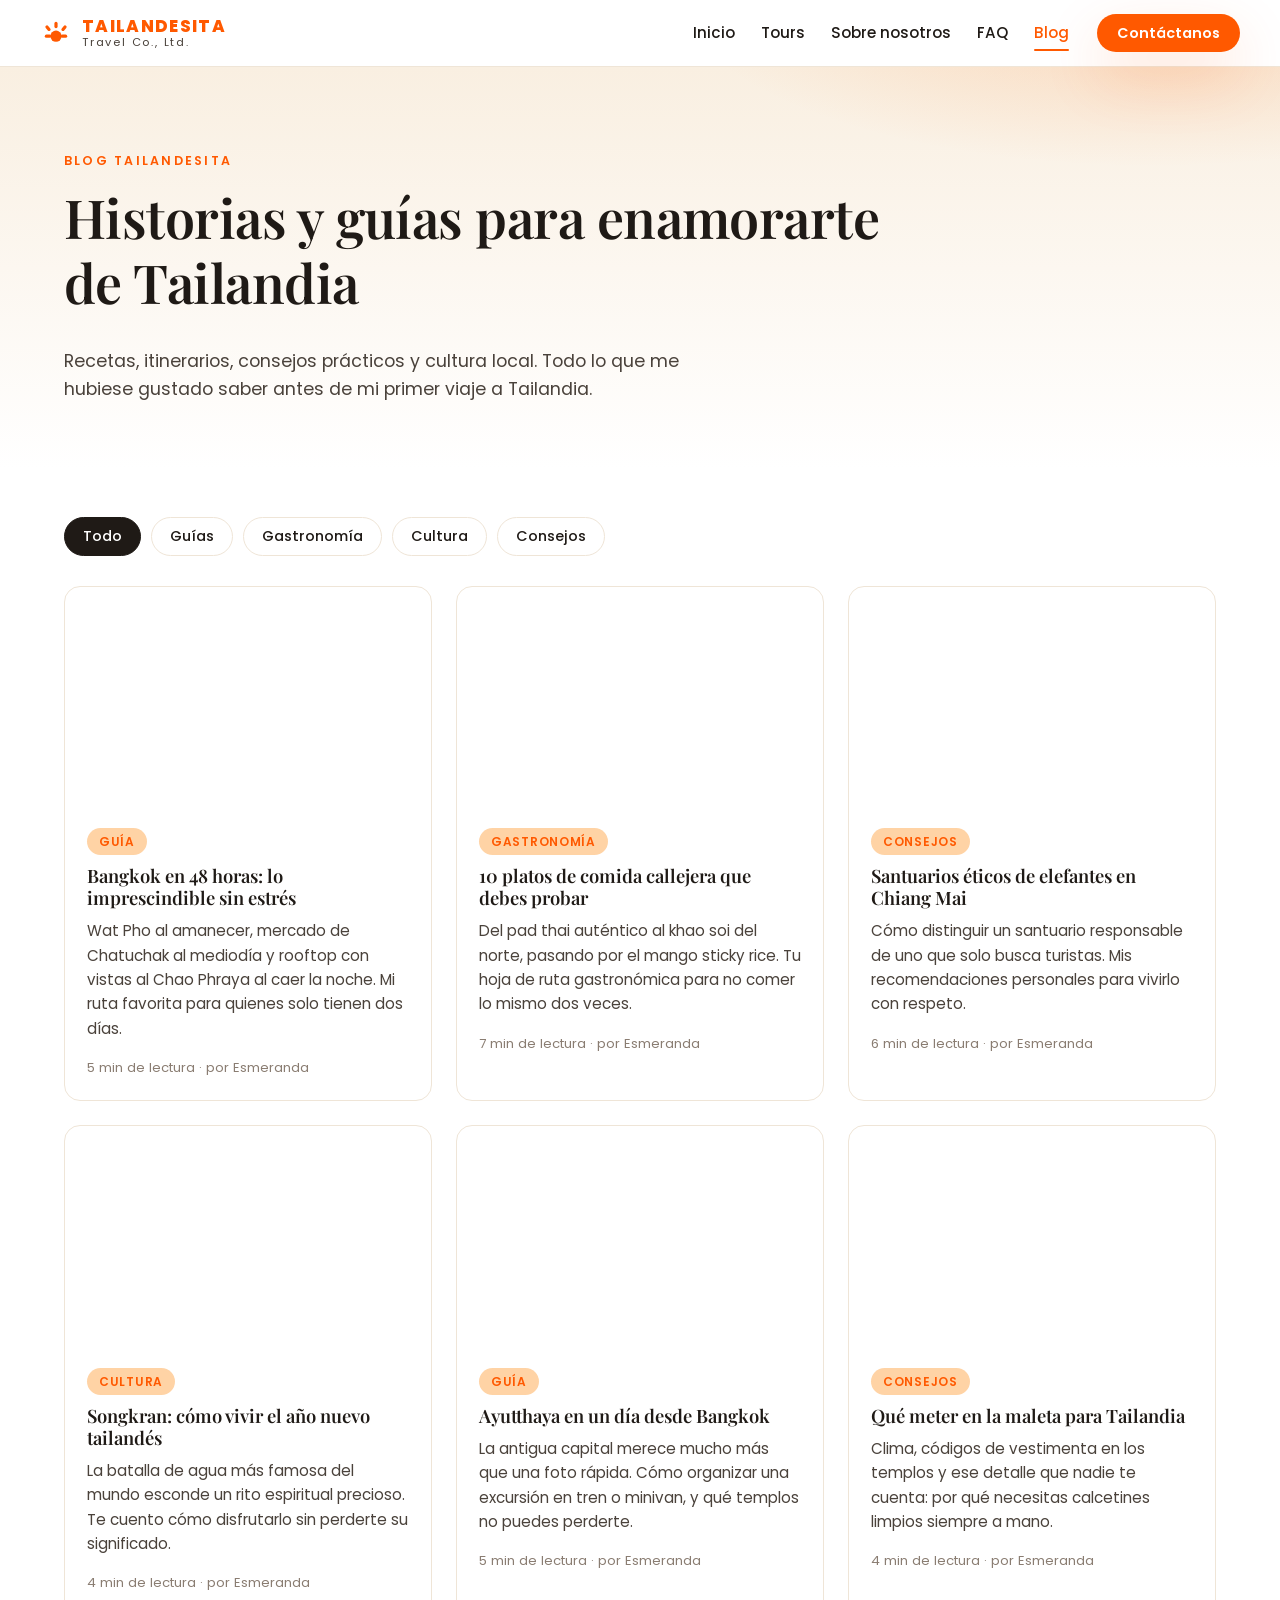
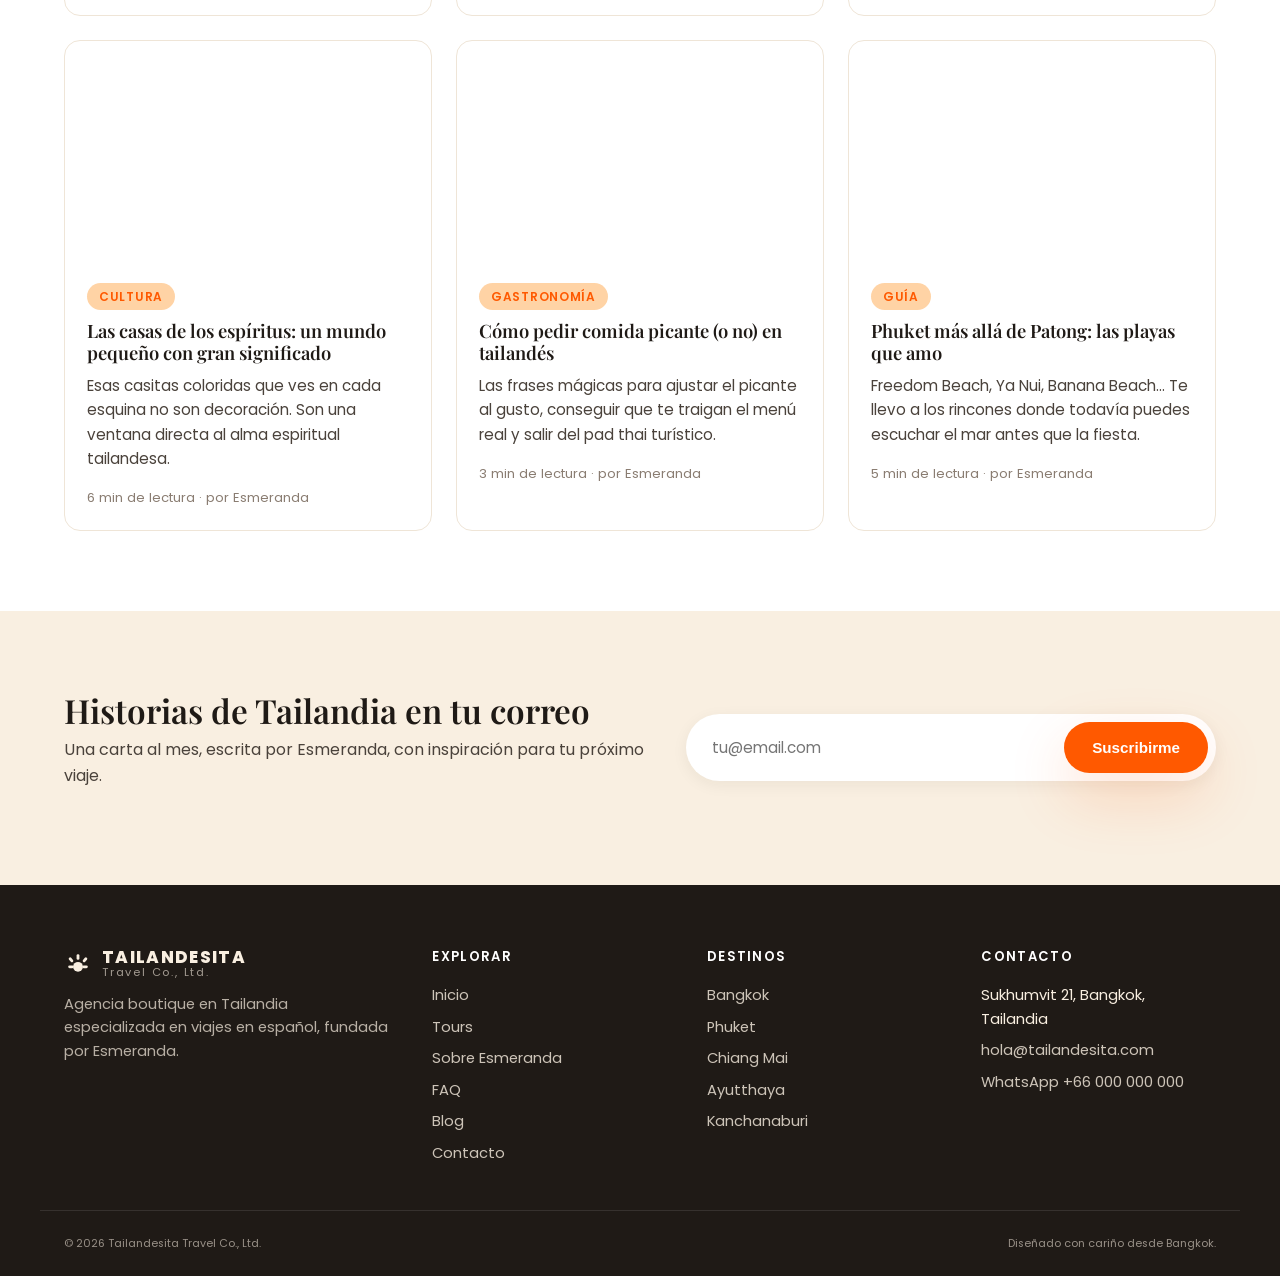
<file: blog.html>
<!DOCTYPE html>
<html lang="es">
<head>
  <meta charset="UTF-8" />
  <meta name="viewport" content="width=device-width, initial-scale=1.0" />
  <title>Blog — Tailandesita Travel</title>
  <meta name="description" content="Guías, consejos y relatos sobre Tailandia escritos por Esmeranda. Inspiración para viajar a Bangkok, Chiang Mai, Phuket y más." />
  <link rel="icon" type="image/svg+xml" href="assets/img/favicon.svg" />
  <link rel="preconnect" href="https://fonts.googleapis.com" />
  <link rel="preconnect" href="https://fonts.gstatic.com" crossorigin />
  <link href="https://fonts.googleapis.com/css2?family=Poppins:wght@300;400;500;600;700;800&family=Playfair+Display:wght@500;600;700&display=swap" rel="stylesheet" />
  <link rel="stylesheet" href="assets/css/styles.css" />
</head>
<body>
  <header class="site-header">
    <div class="container nav-wrap">
      <a href="index.html" class="brand">
        <span class="brand-sun" aria-hidden="true">
          <svg viewBox="0 0 40 40" width="32" height="32"><g fill="#FF5900"><circle cx="20" cy="24" r="7"/><rect x="18" y="6" width="4" height="8" rx="2"/><rect x="6" y="22" width="8" height="4" rx="2"/><rect x="26" y="22" width="8" height="4" rx="2"/><rect x="8" y="10" width="4" height="8" rx="2" transform="rotate(-40 10 14)"/><rect x="28" y="10" width="4" height="8" rx="2" transform="rotate(40 30 14)"/></g></svg>
        </span>
        <span class="brand-text"><strong>TAILANDESITA</strong><small>Travel Co., Ltd.</small></span>
      </a>
      <nav class="site-nav">
        <a href="index.html">Inicio</a>
        <a href="tours.html">Tours</a>
        <a href="about.html">Sobre nosotros</a>
        <a href="faq.html">FAQ</a>
        <a href="blog.html" class="active">Blog</a>
      </nav>
      <a href="contact.html" class="btn btn-primary btn-nav">Contáctanos</a>
      <button class="nav-toggle" aria-label="Abrir menú"><span></span><span></span><span></span></button>
    </div>
  </header>

  <main>
    <section class="page-hero">
      <div class="container">
        <span class="eyebrow">Blog Tailandesita</span>
        <h1>Historias y guías para enamorarte de Tailandia</h1>
        <p>Recetas, itinerarios, consejos prácticos y cultura local. Todo lo que me hubiese gustado saber antes de mi primer viaje a Tailandia.</p>
      </div>
    </section>

    <section class="blog-index">
      <div class="container">
        <div class="filters" role="tablist" aria-label="Categorías del blog">
          <button class="filter-chip active" data-filter="all">Todo</button>
          <button class="filter-chip" data-filter="guia">Guías</button>
          <button class="filter-chip" data-filter="gastronomia">Gastronomía</button>
          <button class="filter-chip" data-filter="cultura">Cultura</button>
          <button class="filter-chip" data-filter="consejos">Consejos</button>
        </div>

        <div class="blog-grid blog-list">
          <a class="blog-card" href="blog-bangkok-48h.html" id="bangkok-en-48h" data-cat="guia">
            <div class="blog-img" style="background-image:url('https://images.unsplash.com/photo-1508009603885-50cf7c579365?auto=format&fit=crop&w=900&q=80')"></div>
            <div class="blog-body">
              <span class="tag">Guía</span>
              <h2>Bangkok en 48 horas: lo imprescindible sin estrés</h2>
              <p>Wat Pho al amanecer, mercado de Chatuchak al mediodía y rooftop con vistas al Chao Phraya al caer la noche. Mi ruta favorita para quienes solo tienen dos días.</p>
              <span class="blog-meta">5 min de lectura · por Esmeranda</span>
            </div>
          </a>

          <article class="blog-card" id="comida-callejera" data-cat="gastronomia">
            <div class="blog-img" style="background-image:url('https://images.unsplash.com/photo-1572454591674-2739f30d2f2d?auto=format&fit=crop&w=900&q=80')"></div>
            <div class="blog-body">
              <span class="tag">Gastronomía</span>
              <h2>10 platos de comida callejera que debes probar</h2>
              <p>Del pad thai auténtico al khao soi del norte, pasando por el mango sticky rice. Tu hoja de ruta gastronómica para no comer lo mismo dos veces.</p>
              <span class="blog-meta">7 min de lectura · por Esmeranda</span>
            </div>
          </article>

          <article class="blog-card" id="elefantes-eticos" data-cat="consejos">
            <div class="blog-img" style="background-image:url('https://images.unsplash.com/photo-1503656142023-618e7d1f9465?auto=format&fit=crop&w=900&q=80')"></div>
            <div class="blog-body">
              <span class="tag">Consejos</span>
              <h2>Santuarios éticos de elefantes en Chiang Mai</h2>
              <p>Cómo distinguir un santuario responsable de uno que solo busca turistas. Mis recomendaciones personales para vivirlo con respeto.</p>
              <span class="blog-meta">6 min de lectura · por Esmeranda</span>
            </div>
          </article>

          <article class="blog-card" data-cat="cultura">
            <div class="blog-img" style="background-image:url('https://images.unsplash.com/photo-1552465011-b4e21bf6e79a?auto=format&fit=crop&w=900&q=80')"></div>
            <div class="blog-body">
              <span class="tag">Cultura</span>
              <h2>Songkran: cómo vivir el año nuevo tailandés</h2>
              <p>La batalla de agua más famosa del mundo esconde un rito espiritual precioso. Te cuento cómo disfrutarlo sin perderte su significado.</p>
              <span class="blog-meta">4 min de lectura · por Esmeranda</span>
            </div>
          </article>

          <article class="blog-card" data-cat="guia">
            <div class="blog-img" style="background-image:url('https://images.unsplash.com/photo-1528181304800-259b08848526?auto=format&fit=crop&w=900&q=80')"></div>
            <div class="blog-body">
              <span class="tag">Guía</span>
              <h2>Ayutthaya en un día desde Bangkok</h2>
              <p>La antigua capital merece mucho más que una foto rápida. Cómo organizar una excursión en tren o minivan, y qué templos no puedes perderte.</p>
              <span class="blog-meta">5 min de lectura · por Esmeranda</span>
            </div>
          </article>

          <article class="blog-card" data-cat="consejos">
            <div class="blog-img" style="background-image:url('https://images.unsplash.com/photo-1531123414780-f74242c2b052?auto=format&fit=crop&w=900&q=80')"></div>
            <div class="blog-body">
              <span class="tag">Consejos</span>
              <h2>Qué meter en la maleta para Tailandia</h2>
              <p>Clima, códigos de vestimenta en los templos y ese detalle que nadie te cuenta: por qué necesitas calcetines limpios siempre a mano.</p>
              <span class="blog-meta">4 min de lectura · por Esmeranda</span>
            </div>
          </article>

          <article class="blog-card" data-cat="cultura">
            <div class="blog-img" style="background-image:url('https://images.unsplash.com/photo-1528181304800-259b08848526?auto=format&fit=crop&w=900&q=80')"></div>
            <div class="blog-body">
              <span class="tag">Cultura</span>
              <h2>Las casas de los espíritus: un mundo pequeño con gran significado</h2>
              <p>Esas casitas coloridas que ves en cada esquina no son decoración. Son una ventana directa al alma espiritual tailandesa.</p>
              <span class="blog-meta">6 min de lectura · por Esmeranda</span>
            </div>
          </article>

          <article class="blog-card" data-cat="gastronomia">
            <div class="blog-img" style="background-image:url('https://images.unsplash.com/photo-1569718212165-3a8278d5f624?auto=format&fit=crop&w=900&q=80')"></div>
            <div class="blog-body">
              <span class="tag">Gastronomía</span>
              <h2>Cómo pedir comida picante (o no) en tailandés</h2>
              <p>Las frases mágicas para ajustar el picante al gusto, conseguir que te traigan el menú real y salir del pad thai turístico.</p>
              <span class="blog-meta">3 min de lectura · por Esmeranda</span>
            </div>
          </article>

          <article class="blog-card" data-cat="guia">
            <div class="blog-img" style="background-image:url('https://images.unsplash.com/photo-1563492065599-3520f775eeed?auto=format&fit=crop&w=900&q=80')"></div>
            <div class="blog-body">
              <span class="tag">Guía</span>
              <h2>Phuket más allá de Patong: las playas que amo</h2>
              <p>Freedom Beach, Ya Nui, Banana Beach… Te llevo a los rincones donde todavía puedes escuchar el mar antes que la fiesta.</p>
              <span class="blog-meta">5 min de lectura · por Esmeranda</span>
            </div>
          </article>
        </div>
      </div>
    </section>

    <section class="newsletter">
      <div class="container newsletter-inner">
        <div>
          <h2>Historias de Tailandia en tu correo</h2>
          <p>Una carta al mes, escrita por Esmeranda, con inspiración para tu próximo viaje.</p>
        </div>
        <form class="newsletter-form" onsubmit="event.preventDefault(); this.reset(); this.querySelector('button').textContent='¡Apuntada!';">
          <input type="email" required placeholder="tu@email.com" aria-label="Correo electrónico" />
          <button type="submit" class="btn btn-primary">Suscribirme</button>
        </form>
      </div>
    </section>
  </main>

  <footer class="site-footer">
    <div class="container footer-grid">
      <div>
        <div class="brand brand-footer">
          <span class="brand-sun" aria-hidden="true">
            <svg viewBox="0 0 40 40" width="28" height="28"><g fill="#F9EFE1"><circle cx="20" cy="24" r="7"/><rect x="18" y="6" width="4" height="8" rx="2"/><rect x="6" y="22" width="8" height="4" rx="2"/><rect x="26" y="22" width="8" height="4" rx="2"/><rect x="8" y="10" width="4" height="8" rx="2" transform="rotate(-40 10 14)"/><rect x="28" y="10" width="4" height="8" rx="2" transform="rotate(40 30 14)"/></g></svg>
          </span>
          <span class="brand-text"><strong>TAILANDESITA</strong><small>Travel Co., Ltd.</small></span>
        </div>
        <p class="foot-about">Agencia boutique en Tailandia especializada en viajes en español, fundada por Esmeranda.</p>
      </div>
      <div>
        <h4>Explorar</h4>
        <ul><li><a href="index.html">Inicio</a></li><li><a href="tours.html">Tours</a></li><li><a href="about.html">Sobre Esmeranda</a></li><li><a href="faq.html">FAQ</a></li><li><a href="blog.html">Blog</a></li><li><a href="contact.html">Contacto</a></li></ul>
      </div>
      <div>
        <h4>Destinos</h4>
        <ul><li><a href="tours.html#bangkok">Bangkok</a></li><li><a href="tours.html#phuket">Phuket</a></li><li><a href="tours.html#chiang-mai">Chiang Mai</a></li><li><a href="tours.html#ayutthaya">Ayutthaya</a></li><li><a href="tours.html#kanchanaburi">Kanchanaburi</a></li></ul>
      </div>
      <div>
        <h4>Contacto</h4>
        <ul><li>Sukhumvit 21, Bangkok, Tailandia</li><li><a href="mailto:hola@tailandesita.com">hola@tailandesita.com</a></li><li><a href="https://wa.me/66000000000">WhatsApp +66 000 000 000</a></li></ul>
      </div>
    </div>
    <div class="container foot-bottom">
      <small>© <span id="year"></span> Tailandesita Travel Co., Ltd.</small>
      <small>Diseñado con cariño desde Bangkok.</small>
    </div>
  </footer>

  <script src="assets/js/app.js"></script>
</body>
</html>
</file>
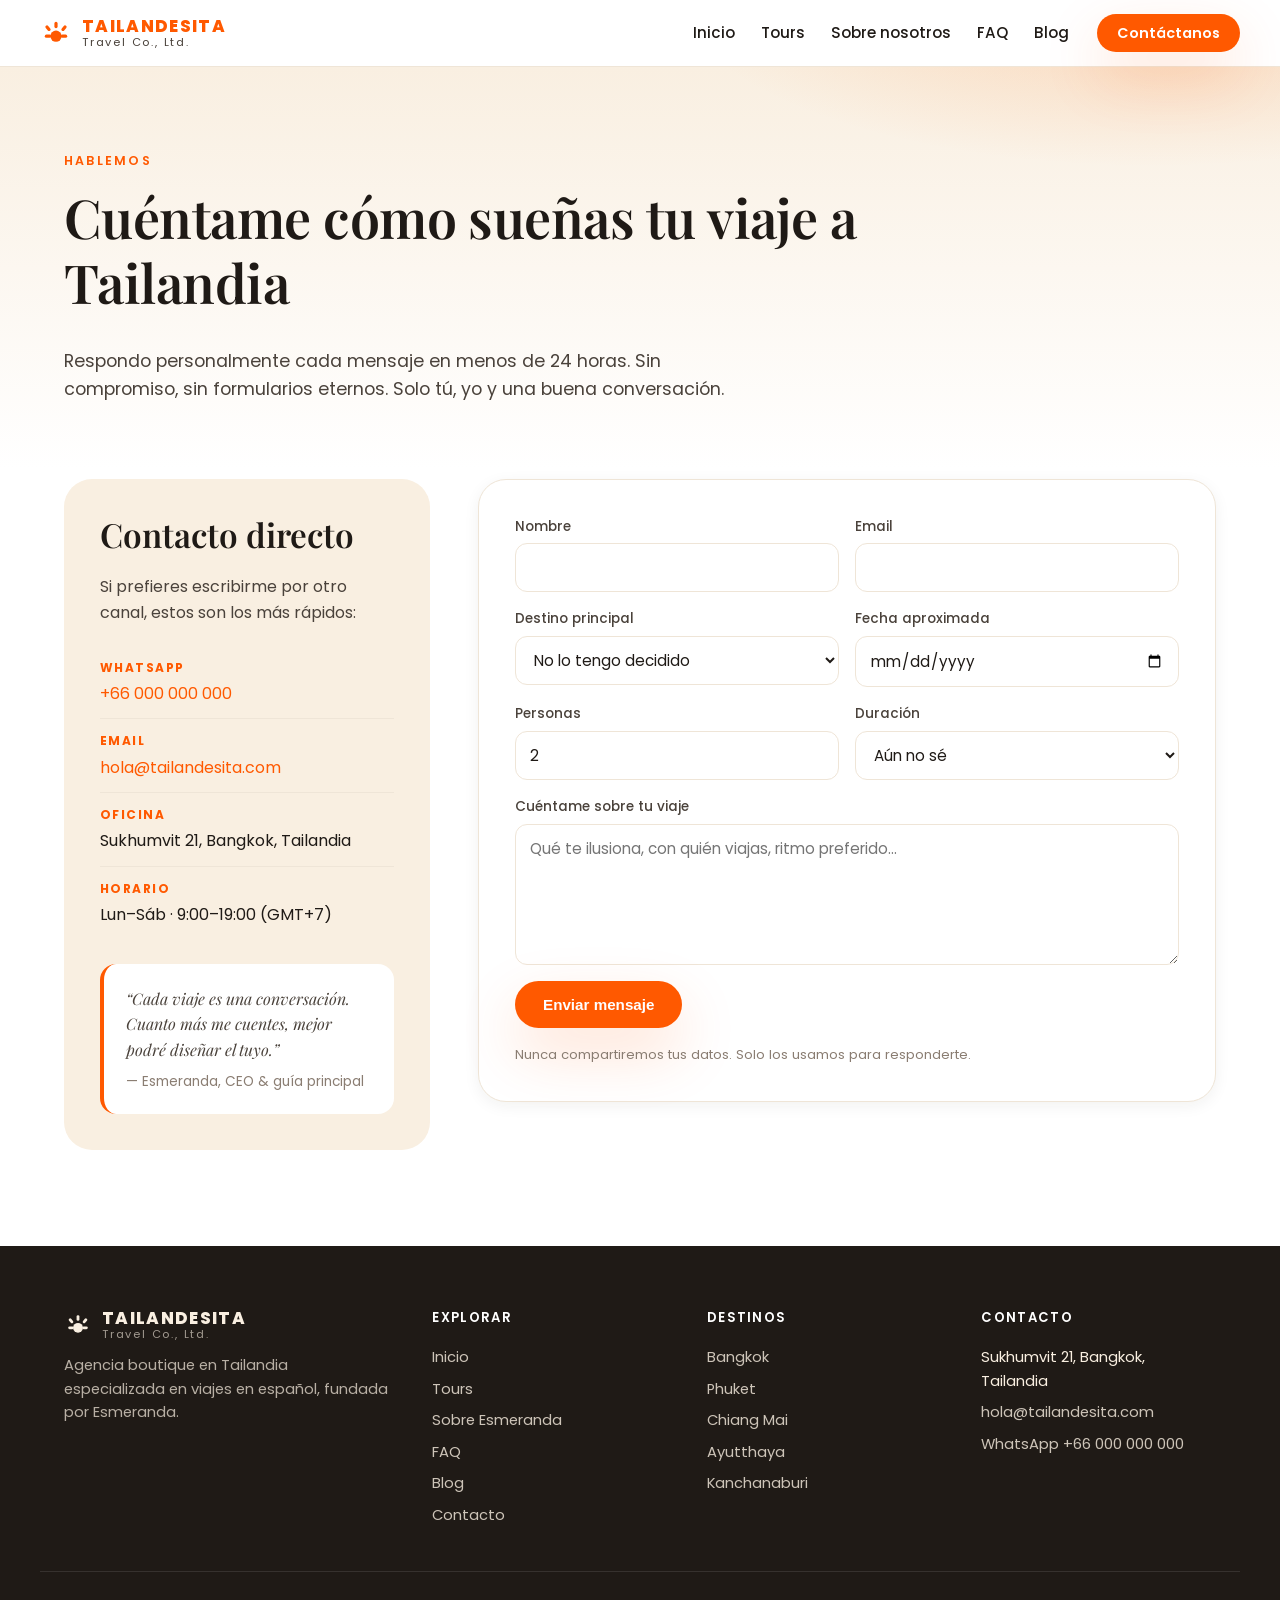
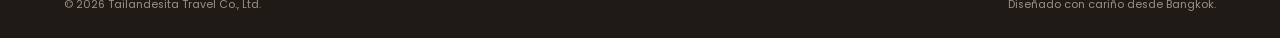
<file: contact.html>
<!DOCTYPE html>
<html lang="es">
<head>
  <meta charset="UTF-8" />
  <meta name="viewport" content="width=device-width, initial-scale=1.0" />
  <title>Contacto — Tailandesita Travel</title>
  <meta name="description" content="Escríbele directamente a Esmeranda para planificar tu viaje a Tailandia. Respuesta personal en menos de 24 horas." />
  <link rel="icon" type="image/svg+xml" href="assets/img/favicon.svg" />
  <link rel="preconnect" href="https://fonts.googleapis.com" />
  <link rel="preconnect" href="https://fonts.gstatic.com" crossorigin />
  <link href="https://fonts.googleapis.com/css2?family=Poppins:wght@300;400;500;600;700;800&family=Playfair+Display:wght@500;600;700&display=swap" rel="stylesheet" />
  <link rel="stylesheet" href="assets/css/styles.css" />
</head>
<body>
  <header class="site-header">
    <div class="container nav-wrap">
      <a href="index.html" class="brand">
        <span class="brand-sun" aria-hidden="true">
          <svg viewBox="0 0 40 40" width="32" height="32"><g fill="#FF5900"><circle cx="20" cy="24" r="7"/><rect x="18" y="6" width="4" height="8" rx="2"/><rect x="6" y="22" width="8" height="4" rx="2"/><rect x="26" y="22" width="8" height="4" rx="2"/><rect x="8" y="10" width="4" height="8" rx="2" transform="rotate(-40 10 14)"/><rect x="28" y="10" width="4" height="8" rx="2" transform="rotate(40 30 14)"/></g></svg>
        </span>
        <span class="brand-text"><strong>TAILANDESITA</strong><small>Travel Co., Ltd.</small></span>
      </a>
      <nav class="site-nav">
        <a href="index.html">Inicio</a>
        <a href="tours.html">Tours</a>
        <a href="about.html">Sobre nosotros</a>
        <a href="faq.html">FAQ</a>
        <a href="blog.html">Blog</a>
      </nav>
      <a href="#formulario" class="btn btn-primary btn-nav">Contáctanos</a>
      <button class="nav-toggle" aria-label="Abrir menú"><span></span><span></span><span></span></button>
    </div>
  </header>

  <main>
    <section class="page-hero">
      <div class="container">
        <span class="eyebrow">Hablemos</span>
        <h1>Cuéntame cómo sueñas tu viaje a Tailandia</h1>
        <p>Respondo personalmente cada mensaje en menos de 24 horas. Sin compromiso, sin formularios eternos. Solo tú, yo y una buena conversación.</p>
      </div>
    </section>

    <section class="contact-section" id="formulario">
      <div class="container contact-grid">
        <div class="contact-info">
          <h2>Contacto directo</h2>
          <p>Si prefieres escribirme por otro canal, estos son los más rápidos:</p>
          <ul class="info-list">
            <li><strong>WhatsApp</strong><a href="https://wa.me/66000000000">+66 000 000 000</a></li>
            <li><strong>Email</strong><a href="mailto:hola@tailandesita.com">hola@tailandesita.com</a></li>
            <li><strong>Oficina</strong>Sukhumvit 21, Bangkok, Tailandia</li>
            <li><strong>Horario</strong>Lun–Sáb · 9:00–19:00 (GMT+7)</li>
          </ul>
          <div class="info-quote">
            <p>“Cada viaje es una conversación. Cuanto más me cuentes, mejor podré diseñar el tuyo.”</p>
            <footer>— Esmeranda, CEO &amp; guía principal</footer>
          </div>
        </div>

        <form class="contact-form" id="contact-form" onsubmit="event.preventDefault(); document.getElementById('contact-thanks').hidden=false; this.hidden=true;">
          <div class="row">
            <label><span>Nombre</span><input type="text" name="nombre" required /></label>
            <label><span>Email</span><input type="email" name="email" required /></label>
          </div>
          <div class="row">
            <label>
              <span>Destino principal</span>
              <select name="destino">
                <option value="">No lo tengo decidido</option>
                <option>Bangkok</option>
                <option>Phuket</option>
                <option>Chiang Mai</option>
                <option>Ayutthaya</option>
                <option>Kanchanaburi</option>
                <option>Tour combinado</option>
              </select>
            </label>
            <label><span>Fecha aproximada</span><input type="date" name="fecha" /></label>
          </div>
          <div class="row">
            <label><span>Personas</span><input type="number" name="personas" min="1" max="30" value="2" /></label>
            <label>
              <span>Duración</span>
              <select name="duracion">
                <option value="">Aún no sé</option>
                <option>1–3 días</option>
                <option>4–7 días</option>
                <option>8+ días</option>
              </select>
            </label>
          </div>
          <label class="full"><span>Cuéntame sobre tu viaje</span><textarea name="mensaje" rows="5" placeholder="Qué te ilusiona, con quién viajas, ritmo preferido..."></textarea></label>
          <button type="submit" class="btn btn-primary">Enviar mensaje</button>
          <p class="fine">Nunca compartiremos tus datos. Solo los usamos para responderte.</p>
        </form>

        <div id="contact-thanks" class="contact-thanks" hidden>
          <h2>¡Gracias! 🧡</h2>
          <p>He recibido tu mensaje. Te responderé personalmente en menos de 24 horas. Mientras tanto, puedes seguir inspirándote en el <a href="blog.html">blog</a>.</p>
        </div>
      </div>
    </section>
  </main>

  <footer class="site-footer">
    <div class="container footer-grid">
      <div>
        <div class="brand brand-footer">
          <span class="brand-sun" aria-hidden="true">
            <svg viewBox="0 0 40 40" width="28" height="28"><g fill="#F9EFE1"><circle cx="20" cy="24" r="7"/><rect x="18" y="6" width="4" height="8" rx="2"/><rect x="6" y="22" width="8" height="4" rx="2"/><rect x="26" y="22" width="8" height="4" rx="2"/><rect x="8" y="10" width="4" height="8" rx="2" transform="rotate(-40 10 14)"/><rect x="28" y="10" width="4" height="8" rx="2" transform="rotate(40 30 14)"/></g></svg>
          </span>
          <span class="brand-text"><strong>TAILANDESITA</strong><small>Travel Co., Ltd.</small></span>
        </div>
        <p class="foot-about">Agencia boutique en Tailandia especializada en viajes en español, fundada por Esmeranda.</p>
      </div>
      <div>
        <h4>Explorar</h4>
        <ul><li><a href="index.html">Inicio</a></li><li><a href="tours.html">Tours</a></li><li><a href="about.html">Sobre Esmeranda</a></li><li><a href="faq.html">FAQ</a></li><li><a href="blog.html">Blog</a></li><li><a href="contact.html">Contacto</a></li></ul>
      </div>
      <div>
        <h4>Destinos</h4>
        <ul><li><a href="tours.html#bangkok">Bangkok</a></li><li><a href="tours.html#phuket">Phuket</a></li><li><a href="tours.html#chiang-mai">Chiang Mai</a></li><li><a href="tours.html#ayutthaya">Ayutthaya</a></li><li><a href="tours.html#kanchanaburi">Kanchanaburi</a></li></ul>
      </div>
      <div>
        <h4>Contacto</h4>
        <ul><li>Sukhumvit 21, Bangkok, Tailandia</li><li><a href="mailto:hola@tailandesita.com">hola@tailandesita.com</a></li><li><a href="https://wa.me/66000000000">WhatsApp +66 000 000 000</a></li></ul>
      </div>
    </div>
    <div class="container foot-bottom">
      <small>© <span id="year"></span> Tailandesita Travel Co., Ltd.</small>
      <small>Diseñado con cariño desde Bangkok.</small>
    </div>
  </footer>

  <script src="assets/js/app.js"></script>
</body>
</html>
</file>
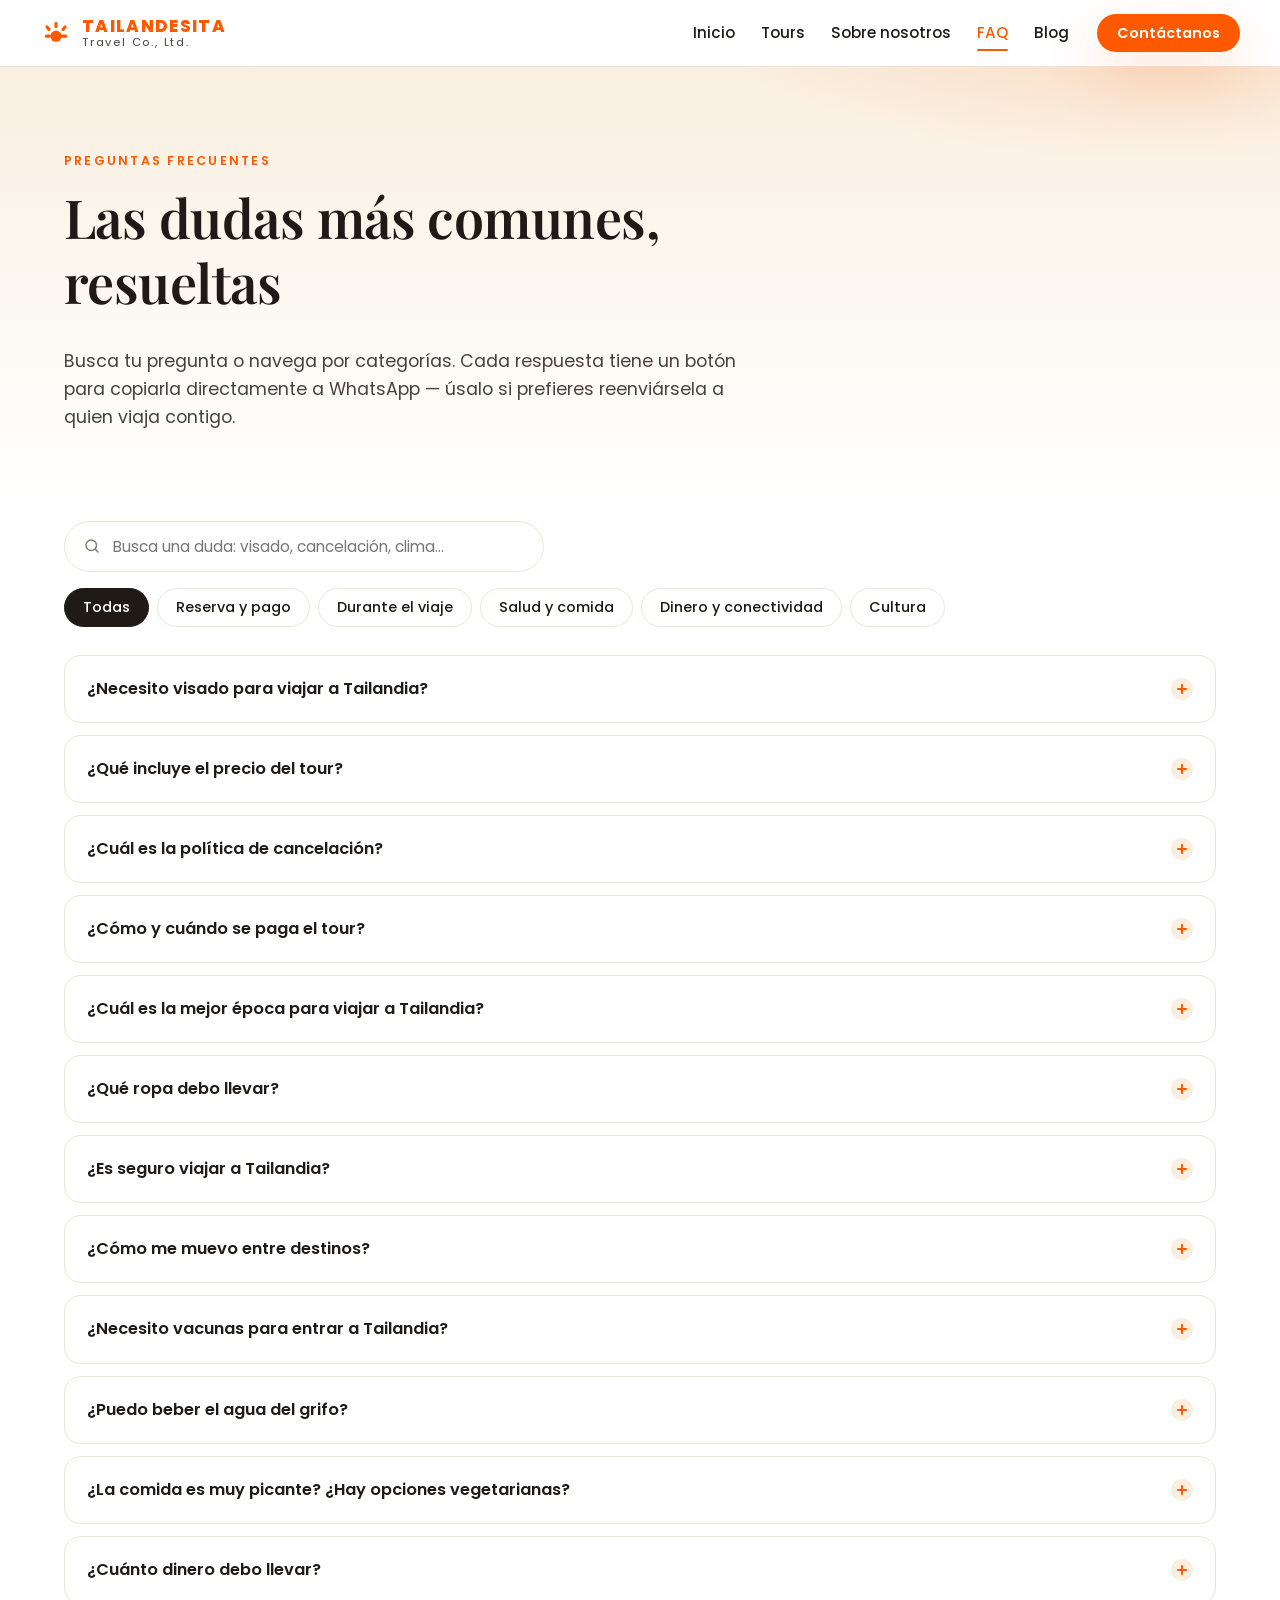
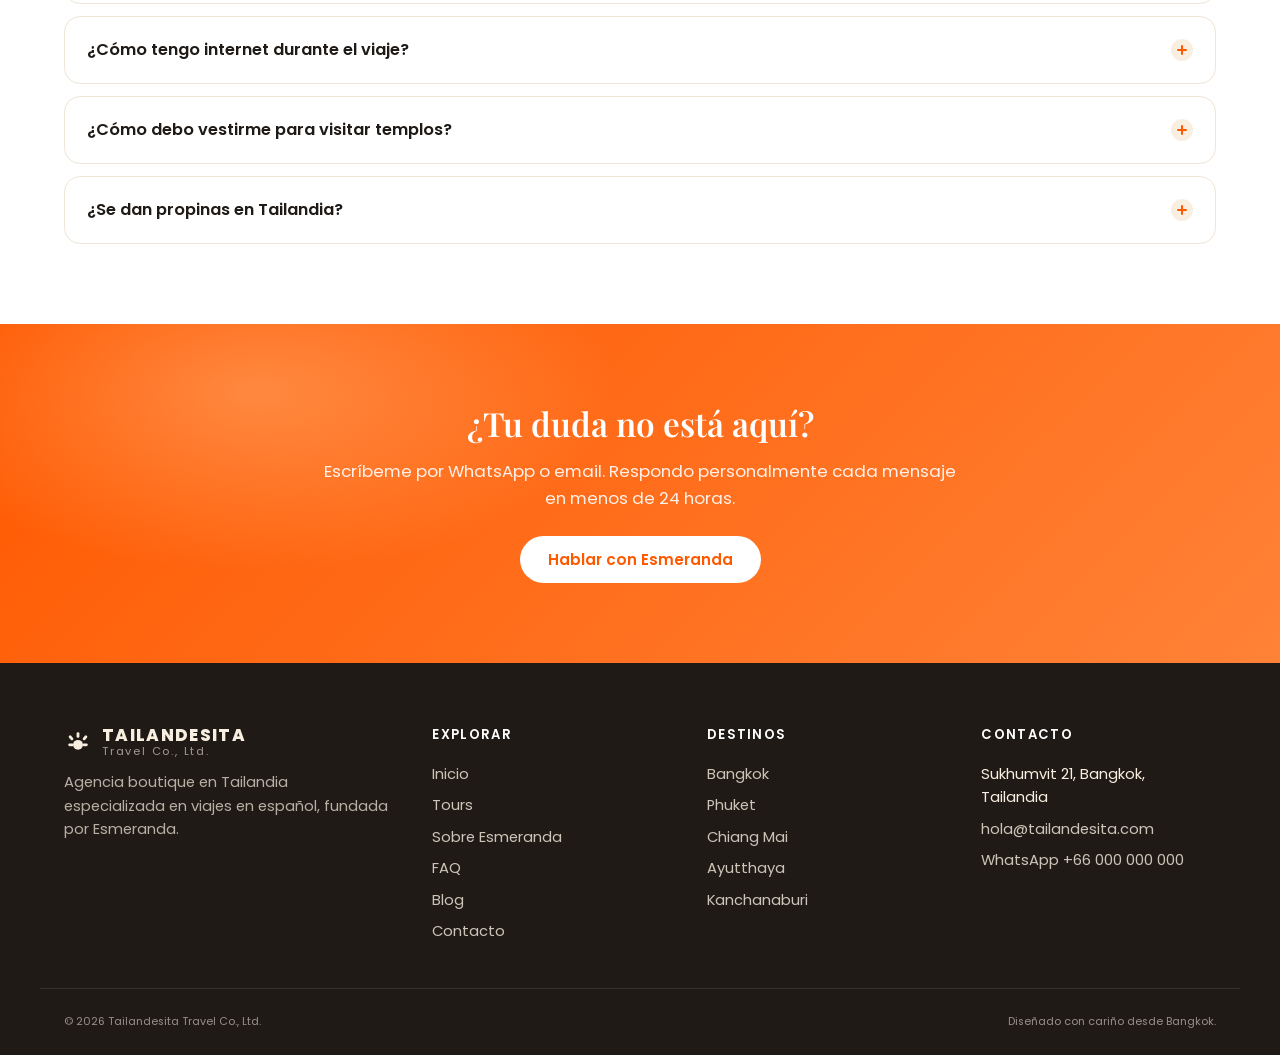
<file: faq.html>
<!DOCTYPE html>
<html lang="es">
<head>
  <meta charset="UTF-8" />
  <meta name="viewport" content="width=device-width, initial-scale=1.0" />
  <title>Preguntas frecuentes — Tailandesita Travel</title>
  <meta name="description" content="Las preguntas que más nos hacen sobre viajar a Tailandia: visados, clima, pagos, cancelaciones, seguridad y más. Respondidas personalmente por Esmeranda." />
  <link rel="icon" type="image/svg+xml" href="assets/img/favicon.svg" />
  <link rel="preconnect" href="https://fonts.googleapis.com" />
  <link rel="preconnect" href="https://fonts.gstatic.com" crossorigin />
  <link href="https://fonts.googleapis.com/css2?family=Poppins:wght@300;400;500;600;700;800&family=Playfair+Display:wght@500;600;700&display=swap" rel="stylesheet" />
  <link rel="stylesheet" href="assets/css/styles.css" />
</head>
<body>
  <header class="site-header">
    <div class="container nav-wrap">
      <a href="index.html" class="brand">
        <span class="brand-sun" aria-hidden="true">
          <svg viewBox="0 0 40 40" width="32" height="32"><g fill="#FF5900"><circle cx="20" cy="24" r="7"/><rect x="18" y="6" width="4" height="8" rx="2"/><rect x="6" y="22" width="8" height="4" rx="2"/><rect x="26" y="22" width="8" height="4" rx="2"/><rect x="8" y="10" width="4" height="8" rx="2" transform="rotate(-40 10 14)"/><rect x="28" y="10" width="4" height="8" rx="2" transform="rotate(40 30 14)"/></g></svg>
        </span>
        <span class="brand-text"><strong>TAILANDESITA</strong><small>Travel Co., Ltd.</small></span>
      </a>
      <nav class="site-nav">
        <a href="index.html">Inicio</a>
        <a href="tours.html">Tours</a>
        <a href="about.html">Sobre nosotros</a>
        <a href="faq.html" class="active">FAQ</a>
        <a href="blog.html">Blog</a>
      </nav>
      <a href="contact.html" class="btn btn-primary btn-nav">Contáctanos</a>
      <button class="nav-toggle" aria-label="Abrir menú"><span></span><span></span><span></span></button>
    </div>
  </header>

  <main>
    <section class="page-hero">
      <div class="container">
        <span class="eyebrow">Preguntas frecuentes</span>
        <h1>Las dudas más comunes, resueltas</h1>
        <p>Busca tu pregunta o navega por categorías. Cada respuesta tiene un botón para copiarla directamente a WhatsApp — úsalo si prefieres reenviársela a quien viaja contigo.</p>
      </div>
    </section>

    <section class="faq-section">
      <div class="container">
        <div class="faq-toolbar">
          <label class="faq-search">
            <svg viewBox="0 0 24 24" width="18" height="18" fill="none" stroke="currentColor" stroke-width="2" stroke-linecap="round" stroke-linejoin="round"><circle cx="11" cy="11" r="7"/><path d="m20 20-3.5-3.5"/></svg>
            <input type="search" id="faq-search-input" placeholder="Busca una duda: visado, cancelación, clima..." aria-label="Buscar pregunta" />
          </label>
          <div class="faq-cats" role="tablist" aria-label="Categorías">
            <button class="filter-chip active" data-cat="all">Todas</button>
            <button class="filter-chip" data-cat="reserva">Reserva y pago</button>
            <button class="filter-chip" data-cat="viaje">Durante el viaje</button>
            <button class="filter-chip" data-cat="salud">Salud y comida</button>
            <button class="filter-chip" data-cat="dinero">Dinero y conectividad</button>
            <button class="filter-chip" data-cat="cultura">Cultura</button>
          </div>
        </div>

        <div class="faq-list" id="faq-list"></div>

        <div class="faq-empty" id="faq-empty" hidden>
          <p>No encontramos nada para esa búsqueda. Esmeranda puede responderte personalmente.</p>
          <a class="btn btn-primary" href="contact.html">Escribir a Esmeranda</a>
        </div>
      </div>
    </section>

    <section class="cta-band">
      <div class="container cta-inner">
        <h2>¿Tu duda no está aquí?</h2>
        <p>Escríbeme por WhatsApp o email. Respondo personalmente cada mensaje en menos de 24 horas.</p>
        <a href="contact.html" class="btn btn-light">Hablar con Esmeranda</a>
      </div>
    </section>
  </main>

  <footer class="site-footer">
    <div class="container footer-grid">
      <div>
        <div class="brand brand-footer">
          <span class="brand-sun" aria-hidden="true">
            <svg viewBox="0 0 40 40" width="28" height="28"><g fill="#F9EFE1"><circle cx="20" cy="24" r="7"/><rect x="18" y="6" width="4" height="8" rx="2"/><rect x="6" y="22" width="8" height="4" rx="2"/><rect x="26" y="22" width="8" height="4" rx="2"/><rect x="8" y="10" width="4" height="8" rx="2" transform="rotate(-40 10 14)"/><rect x="28" y="10" width="4" height="8" rx="2" transform="rotate(40 30 14)"/></g></svg>
          </span>
          <span class="brand-text"><strong>TAILANDESITA</strong><small>Travel Co., Ltd.</small></span>
        </div>
        <p class="foot-about">Agencia boutique en Tailandia especializada en viajes en español, fundada por Esmeranda.</p>
      </div>
      <div>
        <h4>Explorar</h4>
        <ul><li><a href="index.html">Inicio</a></li><li><a href="tours.html">Tours</a></li><li><a href="about.html">Sobre Esmeranda</a></li><li><a href="faq.html">FAQ</a></li><li><a href="blog.html">Blog</a></li><li><a href="contact.html">Contacto</a></li></ul>
      </div>
      <div>
        <h4>Destinos</h4>
        <ul><li><a href="tours.html#bangkok">Bangkok</a></li><li><a href="tours.html#phuket">Phuket</a></li><li><a href="tours.html#chiang-mai">Chiang Mai</a></li><li><a href="tours.html#ayutthaya">Ayutthaya</a></li><li><a href="tours.html#kanchanaburi">Kanchanaburi</a></li></ul>
      </div>
      <div>
        <h4>Contacto</h4>
        <ul><li>Sukhumvit 21, Bangkok, Tailandia</li><li><a href="mailto:hola@tailandesita.com">hola@tailandesita.com</a></li><li><a href="https://wa.me/66000000000">WhatsApp +66 000 000 000</a></li></ul>
      </div>
    </div>
    <div class="container foot-bottom">
      <small>© <span id="year"></span> Tailandesita Travel Co., Ltd.</small>
      <small>Diseñado con cariño desde Bangkok.</small>
    </div>
  </footer>

  <script src="assets/js/faq-data.js"></script>
  <script src="assets/js/app.js"></script>
</body>
</html>
</file>
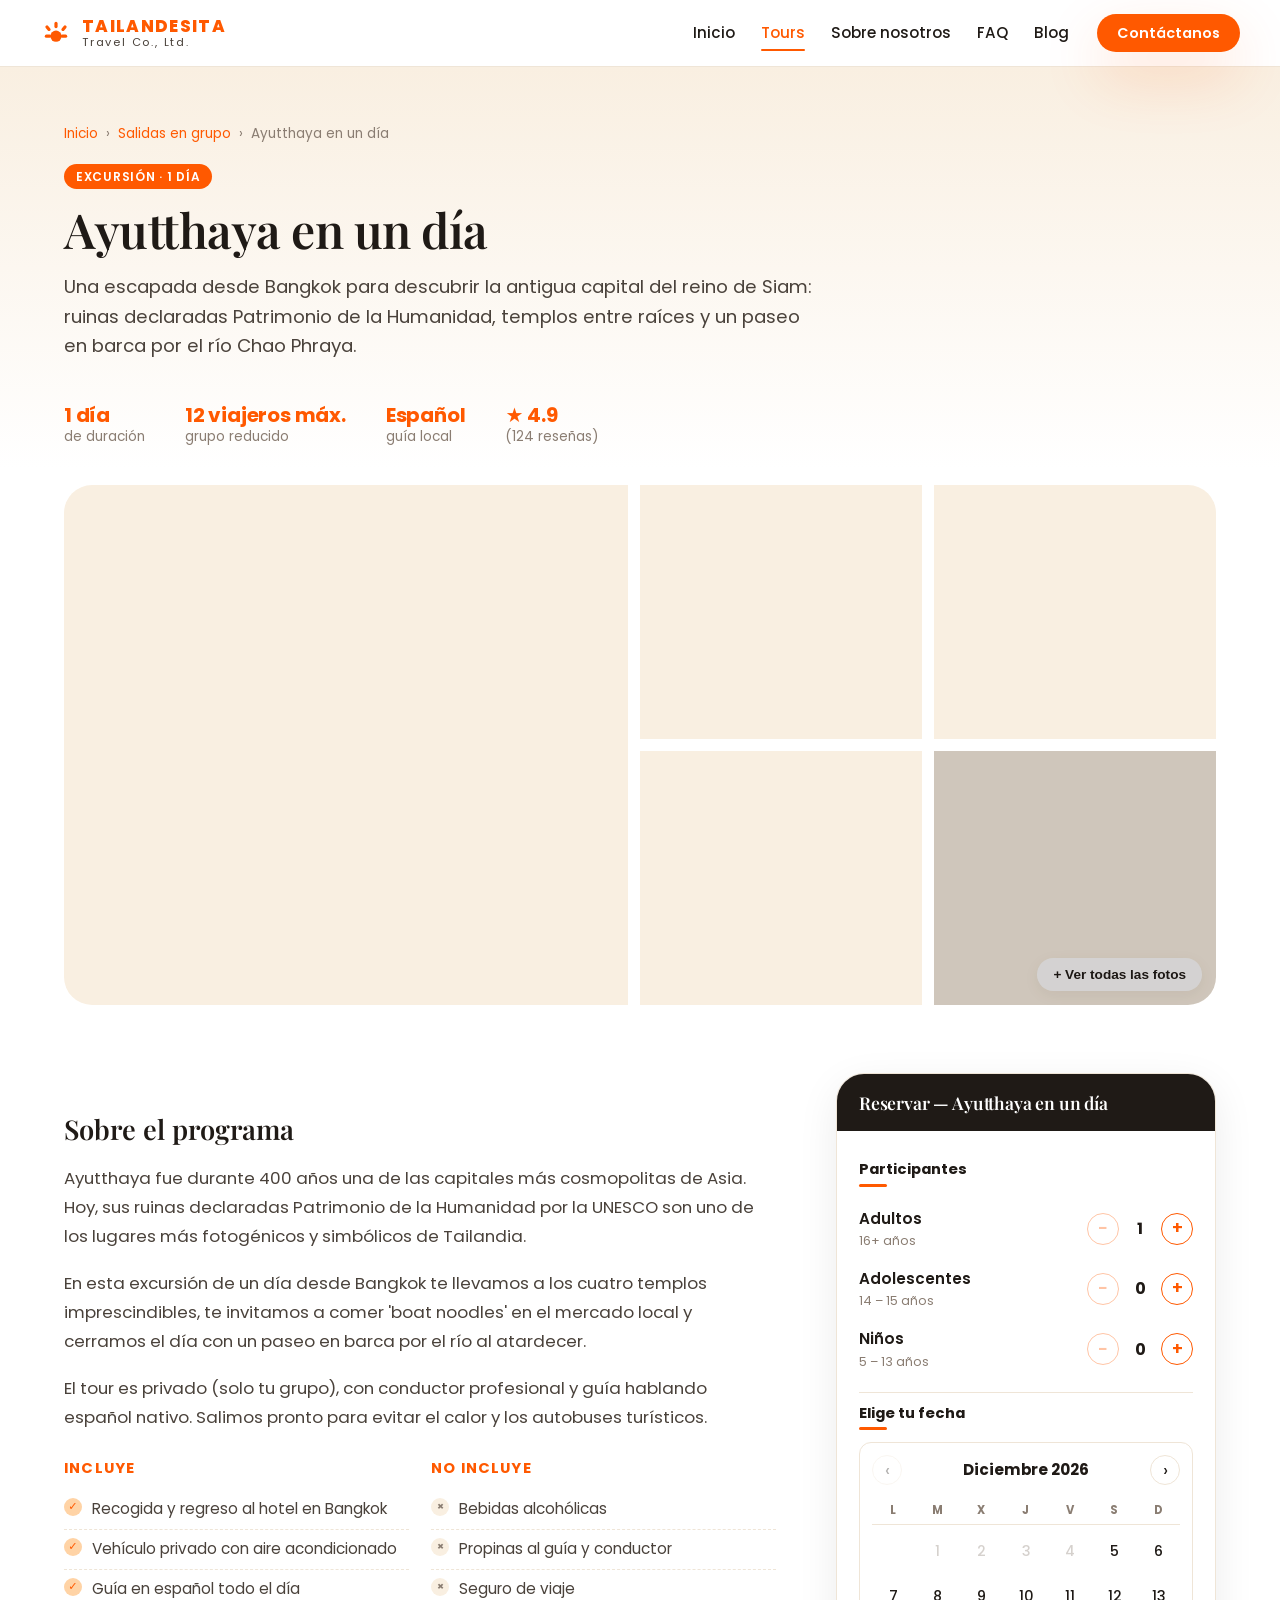
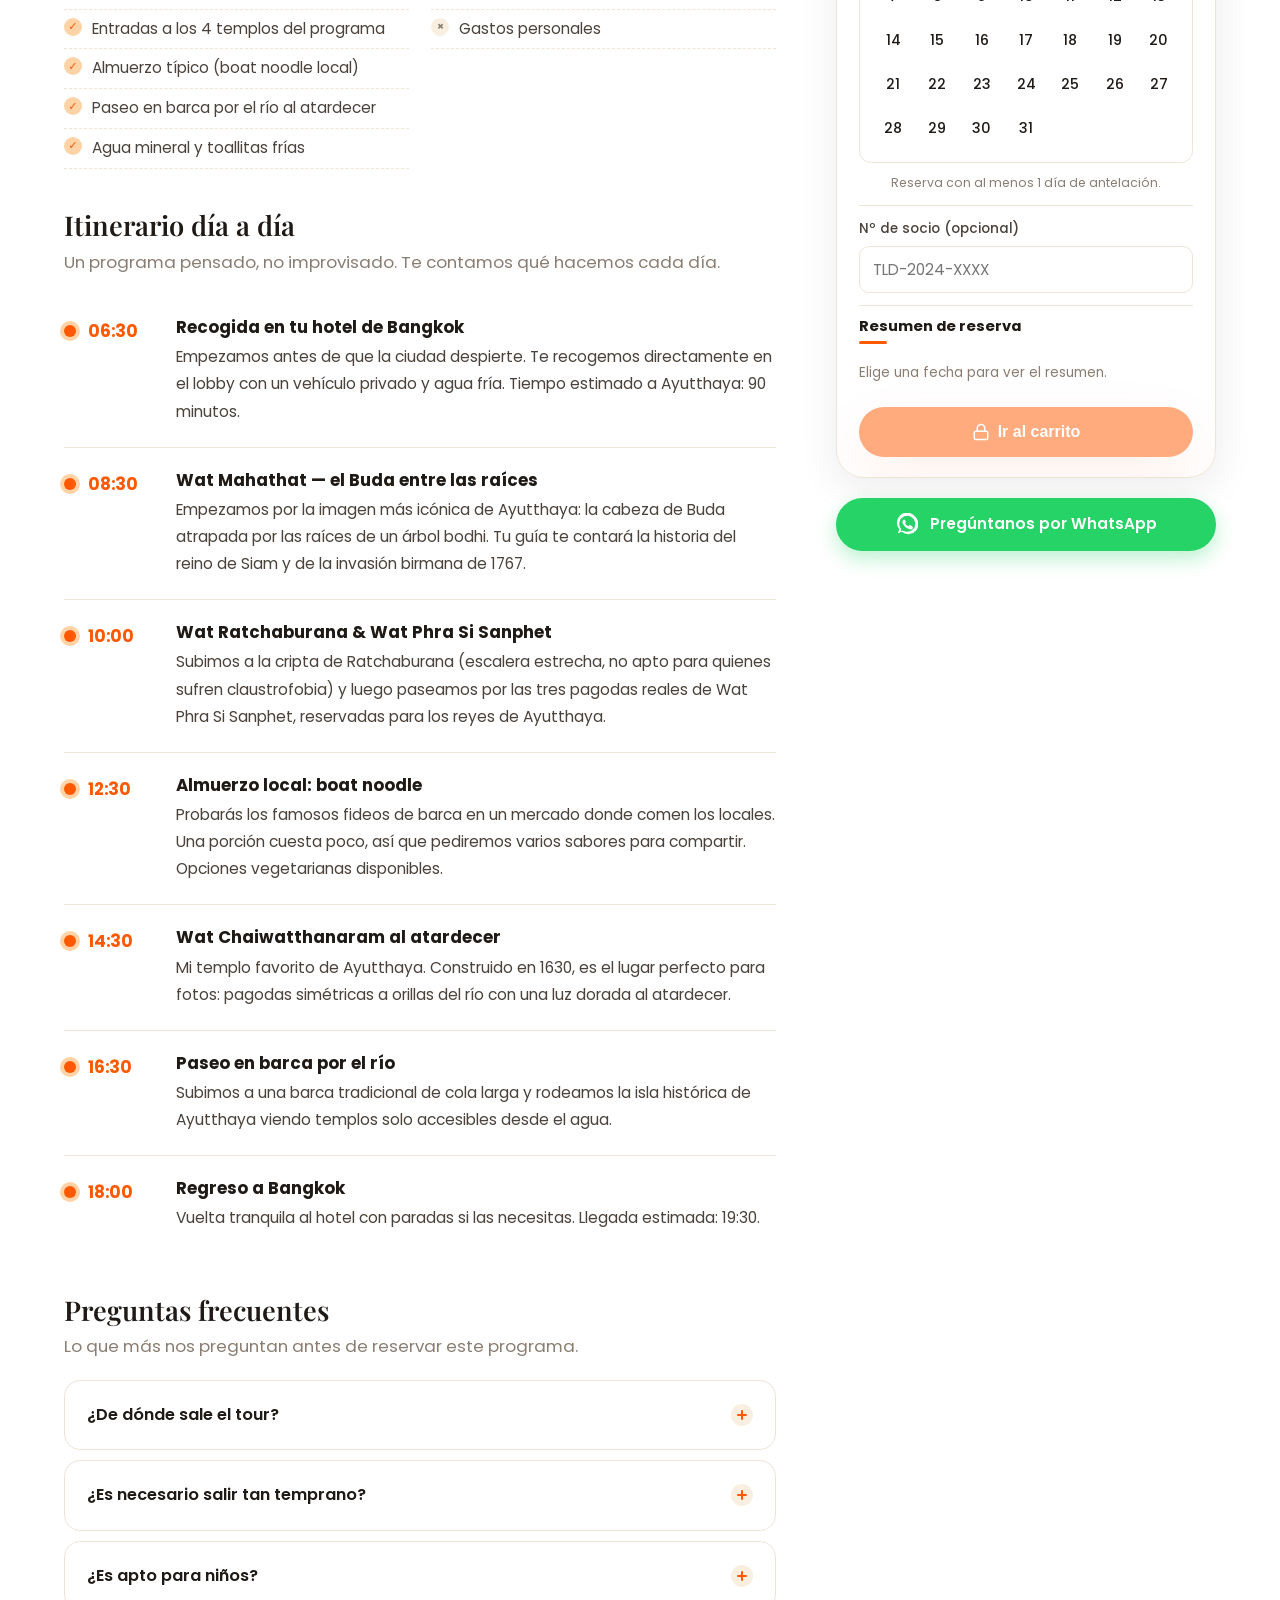
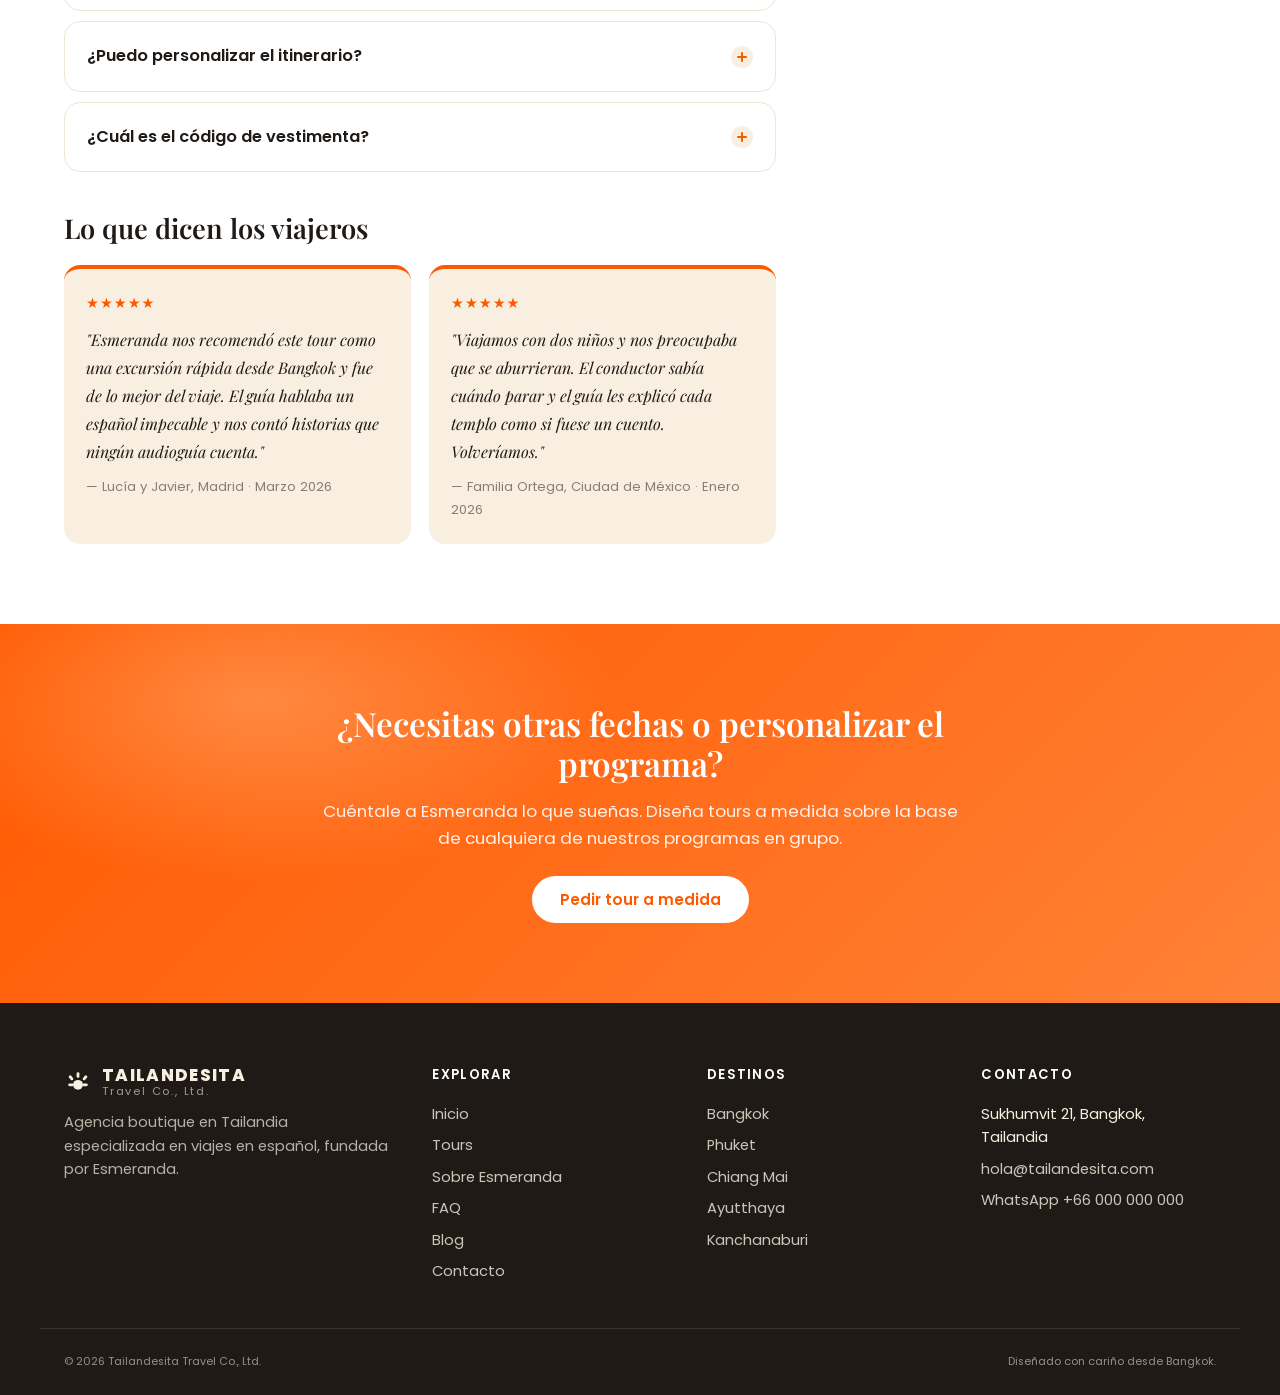
<file: tour-ayutthaya-1d.html>
<!DOCTYPE html>
<html lang="es">
<head>
  <meta charset="UTF-8" />
  <title>Ayutthaya en un día — Tailandesita Travel</title>
  <meta name="description" content="Excursión de un día desde Bangkok para descubrir la antigua capital: Wat Mahathat, Wat Chaiwatthanaram, mercado local y paseo en barca." />
  <link rel="canonical" href="tour-program.html?tour=ayutthaya-1d" />
  <meta http-equiv="refresh" content="0; url=tour-program.html?tour=ayutthaya-1d" />
  <script>window.location.replace("tour-program.html?tour=ayutthaya-1d");</script>
</head>
<body>
  <p>Redirigiendo a <a href="tour-program.html?tour=ayutthaya-1d">la nueva versión de la página</a>…</p>
</body>
</html>
</file>
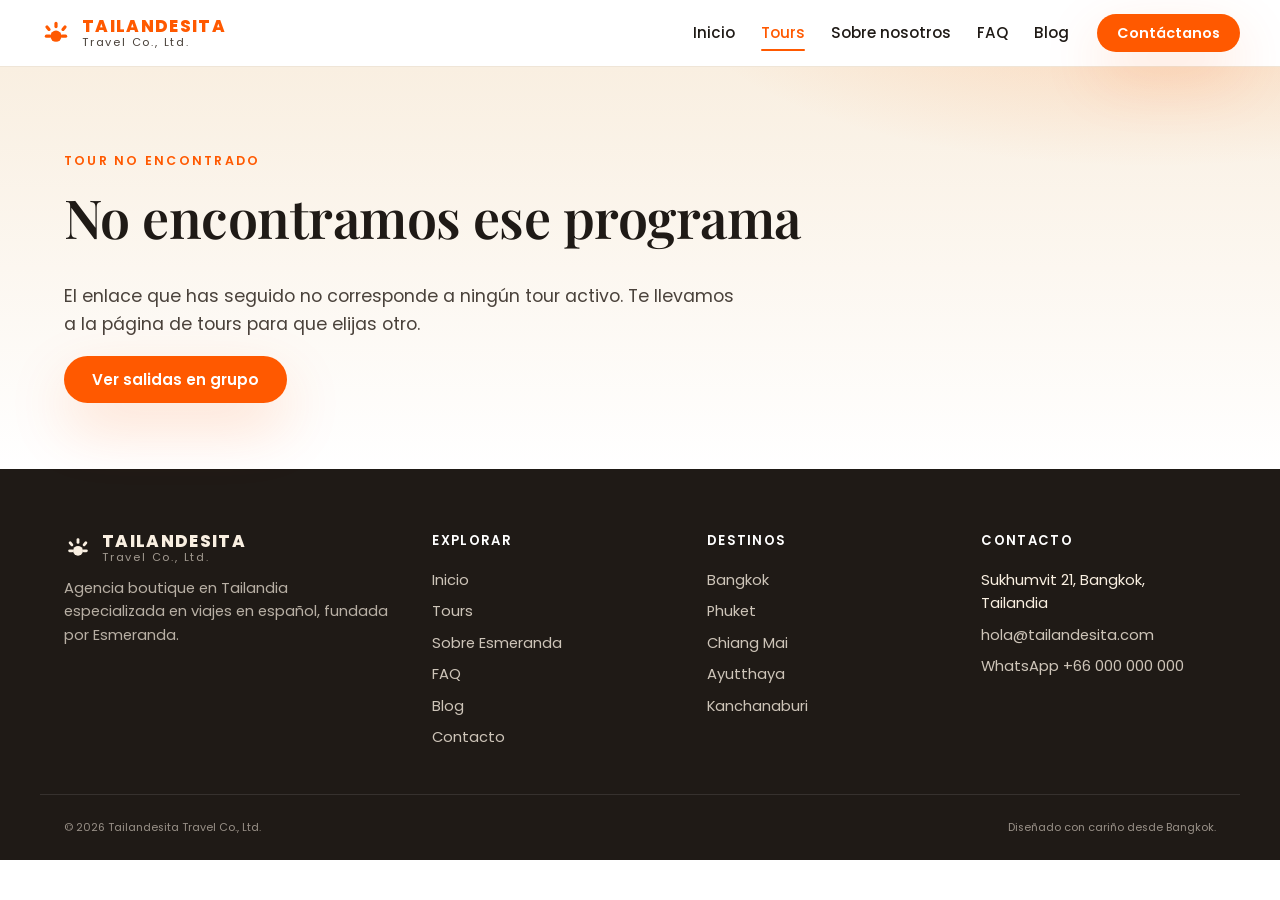
<file: tour-program.html>
<!DOCTYPE html>
<html lang="es">
<head>
  <meta charset="UTF-8" />
  <meta name="viewport" content="width=device-width, initial-scale=1.0" />
  <title>Programa de tour — Tailandesita Travel</title>
  <meta name="description" content="Detalles del programa: galería, itinerario día a día, fechas de salida con plazas disponibles, preguntas frecuentes y testimonios." />
  <link rel="icon" type="image/svg+xml" href="assets/img/favicon.svg" />
  <link rel="preconnect" href="https://fonts.googleapis.com" />
  <link rel="preconnect" href="https://fonts.gstatic.com" crossorigin />
  <link href="https://fonts.googleapis.com/css2?family=Poppins:wght@300;400;500;600;700;800&family=Playfair+Display:wght@500;600;700&display=swap" rel="stylesheet" />
  <link rel="stylesheet" href="assets/css/styles.css" />
</head>
<body>
  <header class="site-header">
    <div class="container nav-wrap">
      <a href="index.html" class="brand">
        <span class="brand-sun" aria-hidden="true">
          <svg viewBox="0 0 40 40" width="32" height="32"><g fill="#FF5900"><circle cx="20" cy="24" r="7"/><rect x="18" y="6" width="4" height="8" rx="2"/><rect x="6" y="22" width="8" height="4" rx="2"/><rect x="26" y="22" width="8" height="4" rx="2"/><rect x="8" y="10" width="4" height="8" rx="2" transform="rotate(-40 10 14)"/><rect x="28" y="10" width="4" height="8" rx="2" transform="rotate(40 30 14)"/></g></svg>
        </span>
        <span class="brand-text"><strong>TAILANDESITA</strong><small>Travel Co., Ltd.</small></span>
      </a>
      <nav class="site-nav">
        <a href="index.html">Inicio</a>
        <a href="tours.html" class="active">Tours</a>
        <a href="about.html">Sobre nosotros</a>
        <a href="faq.html">FAQ</a>
        <a href="blog.html">Blog</a>
      </nav>
      <a href="contact.html" class="btn btn-primary btn-nav">Contáctanos</a>
      <button class="nav-toggle" aria-label="Abrir menú"><span></span><span></span><span></span></button>
    </div>
  </header>

  <main>

    <!-- Not-found state, shown if ?tour=<id> is missing or unknown -->
    <section id="tour-not-found" class="page-hero" hidden>
      <div class="container">
        <span class="eyebrow">Tour no encontrado</span>
        <h1>No encontramos ese programa</h1>
        <p>El enlace que has seguido no corresponde a ningún tour activo. Te llevamos a la página de tours para que elijas otro.</p>
        <p><a href="index.html#journey" class="btn btn-primary">Ver salidas en grupo</a></p>
      </div>
    </section>

    <div id="tour-content-root">

      <section class="tour-header">
        <div class="container">
          <nav class="breadcrumb" aria-label="Migas de pan">
            <a href="index.html">Inicio</a>
            <span aria-hidden="true">›</span>
            <a href="index.html#journey">Salidas en grupo</a>
            <span aria-hidden="true">›</span>
            <span id="crumb-name">Tour</span>
          </nav>
          <div class="tour-header-grid">
            <div>
              <span class="tag" id="tour-tag">Tour</span>
              <h1 id="tour-title">Programa</h1>
              <p class="post-lede" id="tour-lede"></p>
              <ul class="tour-quick" id="tour-quick"></ul>
            </div>
          </div>
        </div>
      </section>

      <section class="tour-gallery-section">
        <div class="container">
          <div class="tour-gallery" id="tour-gallery"></div>
        </div>
      </section>

      <section class="tour-post-body">
        <div class="container tour-grid">
          <article class="tour-content">

            <header class="tour-section-head">
              <h2>Sobre el programa</h2>
            </header>
            <div id="tour-about-body"></div>

            <div class="tour-includes">
              <div>
                <h3>Incluye</h3>
                <ul class="check-list" id="tour-incluye"></ul>
              </div>
              <div>
                <h3>No incluye</h3>
                <ul class="cross-list" id="tour-no-incluye"></ul>
              </div>
            </div>

            <header class="tour-section-head">
              <h2>Itinerario día a día</h2>
              <p>Un programa pensado, no improvisado. Te contamos qué hacemos cada día.</p>
            </header>
            <ol class="itinerary" id="tour-itinerary"></ol>

            <header class="tour-section-head" id="departures">
              <h2>Fechas de salida y plazas disponibles</h2>
              <p>Reserva con un depósito del 30%. Si no podemos confirmar, te devolvemos el 100%.</p>
            </header>
            <div class="departures-table" id="tour-departures"></div>

            <header class="tour-section-head">
              <h2>Preguntas frecuentes</h2>
              <p>Lo que más nos preguntan antes de reservar este programa.</p>
            </header>
            <div class="tour-faq-list" id="tour-faq"></div>

            <header class="tour-section-head">
              <h2>Lo que dicen los viajeros</h2>
            </header>
            <div class="tour-testimonials" id="tour-testimonios"></div>

          </article>

          <aside class="tour-sidebar">
            <div class="sidebar-sticky">

              <div class="booking-widget" id="booking-widget">
                <header class="bw-header">
                  <h3 id="bw-title">Reservar</h3>
                </header>

                <div class="bw-body">

                  <section class="bw-section" aria-label="Viajeros">
                    <h4 class="bw-section-title">Participantes</h4>
                    <div class="bw-counter-row" data-counter="adultos">
                      <div class="bw-counter-label">
                        <strong>Adultos</strong>
                        <small>16+ años</small>
                      </div>
                      <div class="bw-counter">
                        <button type="button" class="bw-counter-btn" data-step="-1" aria-label="Quitar adulto">−</button>
                        <span class="bw-counter-val" data-val>1</span>
                        <button type="button" class="bw-counter-btn" data-step="1" aria-label="Añadir adulto">+</button>
                      </div>
                    </div>
                    <div class="bw-counter-row" data-counter="adolescentes">
                      <div class="bw-counter-label">
                        <strong>Adolescentes</strong>
                        <small>14 – 15 años</small>
                      </div>
                      <div class="bw-counter">
                        <button type="button" class="bw-counter-btn" data-step="-1" aria-label="Quitar adolescente">−</button>
                        <span class="bw-counter-val" data-val>0</span>
                        <button type="button" class="bw-counter-btn" data-step="1" aria-label="Añadir adolescente">+</button>
                      </div>
                    </div>
                    <div class="bw-counter-row" data-counter="ninos">
                      <div class="bw-counter-label">
                        <strong>Niños</strong>
                        <small>5 – 13 años</small>
                      </div>
                      <div class="bw-counter">
                        <button type="button" class="bw-counter-btn" data-step="-1" aria-label="Quitar niño">−</button>
                        <span class="bw-counter-val" data-val>0</span>
                        <button type="button" class="bw-counter-btn" data-step="1" aria-label="Añadir niño">+</button>
                      </div>
                    </div>
                  </section>

                  <section class="bw-section" aria-label="Fecha" id="bw-date-block"></section>

                  <section class="bw-section">
                    <label class="bw-field">
                      <span>Nº de socio (opcional)</span>
                      <input type="text" id="bw-member" placeholder="TLD-2024-XXXX" autocomplete="off" />
                    </label>
                  </section>

                  <section class="bw-section">
                    <h4 class="bw-section-title">Resumen de reserva</h4>
                    <div class="bw-ticket" id="bw-ticket"></div>
                  </section>

                  <button type="button" class="btn btn-primary bw-cta" id="bw-cta">
                    <svg viewBox="0 0 24 24" width="18" height="18" fill="none" stroke="currentColor" stroke-width="2" stroke-linecap="round" stroke-linejoin="round" aria-hidden="true"><rect x="3" y="11" width="18" height="11" rx="2"/><path d="M7 11V7a5 5 0 0 1 10 0v4"/></svg>
                    <span>Ir al carrito</span>
                  </button>
                </div>
              </div>

              <a class="whatsapp-pill" href="https://wa.me/66000000000" aria-label="Pregúntanos por WhatsApp">
                <svg viewBox="0 0 24 24" width="22" height="22" fill="currentColor" aria-hidden="true"><path d="M20.5 3.5A11 11 0 0 0 3.6 17.7L2 22l4.4-1.5A11 11 0 1 0 20.5 3.5zm-8.4 17a8.7 8.7 0 0 1-4.4-1.2l-.3-.2-2.6.9.9-2.5-.2-.3a8.7 8.7 0 1 1 6.6 3.3zm5-6.5c-.3-.1-1.6-.8-1.8-.9-.3-.1-.4-.1-.6.1l-.8 1c-.2.2-.3.2-.6.1-1.4-.7-2.3-1.3-3.2-2.9-.2-.4.2-.4.6-1.2.1-.2 0-.4 0-.5l-.8-2c-.2-.5-.4-.4-.6-.4h-.5c-.2 0-.5.1-.7.4-.3.3-1 .9-1 2.3 0 1.4 1 2.7 1.2 2.9.1.2 2 3.1 5 4.4 1.7.7 2.4.8 3.2.7.5-.1 1.6-.7 1.8-1.3.2-.6.2-1.1.2-1.2 0-.1-.2-.2-.5-.3z"/></svg>
                <span>Pregúntanos por WhatsApp</span>
              </a>
            </div>
          </aside>
        </div>
      </section>

      <section class="cta-band">
        <div class="container cta-inner">
          <h2>¿Necesitas otras fechas o personalizar el programa?</h2>
          <p>Cuéntale a Esmeranda lo que sueñas. Diseña tours a medida sobre la base de cualquiera de nuestros programas en grupo.</p>
          <a href="contact.html" class="btn btn-light">Pedir tour a medida</a>
        </div>
      </section>

    </div>
  </main>

  <!-- Multi-step checkout modal (WooCommerce-style) -->
  <div class="checkout-modal" id="checkout-modal" hidden role="dialog" aria-modal="true" aria-labelledby="checkout-title">
    <div class="checkout-card" role="document">
      <button type="button" class="checkout-close" id="checkout-close" aria-label="Cerrar">×</button>
      <header class="checkout-head">
        <h3 id="checkout-title">Pagar reserva</h3>
        <ol class="checkout-progress" id="checkout-progress">
          <li class="cp-step is-active" data-step="1"><span>1</span><small>Datos</small></li>
          <li class="cp-step" data-step="2"><span>2</span><small>Pago</small></li>
          <li class="cp-step" data-step="3"><span>3</span><small>Listo</small></li>
        </ol>
      </header>
      <div class="checkout-body" id="checkout-body"></div>
    </div>
  </div>

  <div class="lightbox" id="tour-lightbox" role="dialog" aria-modal="true" aria-label="Galería de fotos">
    <button type="button" class="lightbox-close" aria-label="Cerrar">×</button>
    <button type="button" class="lightbox-prev" aria-label="Foto anterior">‹</button>
    <img class="lightbox-img" alt="" />
    <button type="button" class="lightbox-next" aria-label="Foto siguiente">›</button>
    <span class="lightbox-counter" aria-live="polite"></span>
  </div>

  <footer class="site-footer">
    <div class="container footer-grid">
      <div>
        <div class="brand brand-footer">
          <span class="brand-sun" aria-hidden="true">
            <svg viewBox="0 0 40 40" width="28" height="28"><g fill="#F9EFE1"><circle cx="20" cy="24" r="7"/><rect x="18" y="6" width="4" height="8" rx="2"/><rect x="6" y="22" width="8" height="4" rx="2"/><rect x="26" y="22" width="8" height="4" rx="2"/><rect x="8" y="10" width="4" height="8" rx="2" transform="rotate(-40 10 14)"/><rect x="28" y="10" width="4" height="8" rx="2" transform="rotate(40 30 14)"/></g></svg>
          </span>
          <span class="brand-text"><strong>TAILANDESITA</strong><small>Travel Co., Ltd.</small></span>
        </div>
        <p class="foot-about">Agencia boutique en Tailandia especializada en viajes en español, fundada por Esmeranda.</p>
      </div>
      <div>
        <h4>Explorar</h4>
        <ul><li><a href="index.html">Inicio</a></li><li><a href="tours.html">Tours</a></li><li><a href="about.html">Sobre Esmeranda</a></li><li><a href="faq.html">FAQ</a></li><li><a href="blog.html">Blog</a></li><li><a href="contact.html">Contacto</a></li></ul>
      </div>
      <div>
        <h4>Destinos</h4>
        <ul><li><a href="tours.html#bangkok">Bangkok</a></li><li><a href="tours.html#phuket">Phuket</a></li><li><a href="tours.html#chiang-mai">Chiang Mai</a></li><li><a href="tours.html#ayutthaya">Ayutthaya</a></li><li><a href="tours.html#kanchanaburi">Kanchanaburi</a></li></ul>
      </div>
      <div>
        <h4>Contacto</h4>
        <ul><li>Sukhumvit 21, Bangkok, Tailandia</li><li><a href="mailto:hola@tailandesita.com">hola@tailandesita.com</a></li><li><a href="https://wa.me/66000000000">WhatsApp +66 000 000 000</a></li></ul>
      </div>
    </div>
    <div class="container foot-bottom">
      <small>© <span id="year"></span> Tailandesita Travel Co., Ltd.</small>
      <small>Diseñado con cariño desde Bangkok.</small>
    </div>
  </footer>

  <script src="assets/js/group-tours-data.js"></script>
  <script src="assets/js/tour-program.js"></script>
  <script src="assets/js/app.js"></script>
</body>
</html>
</file>
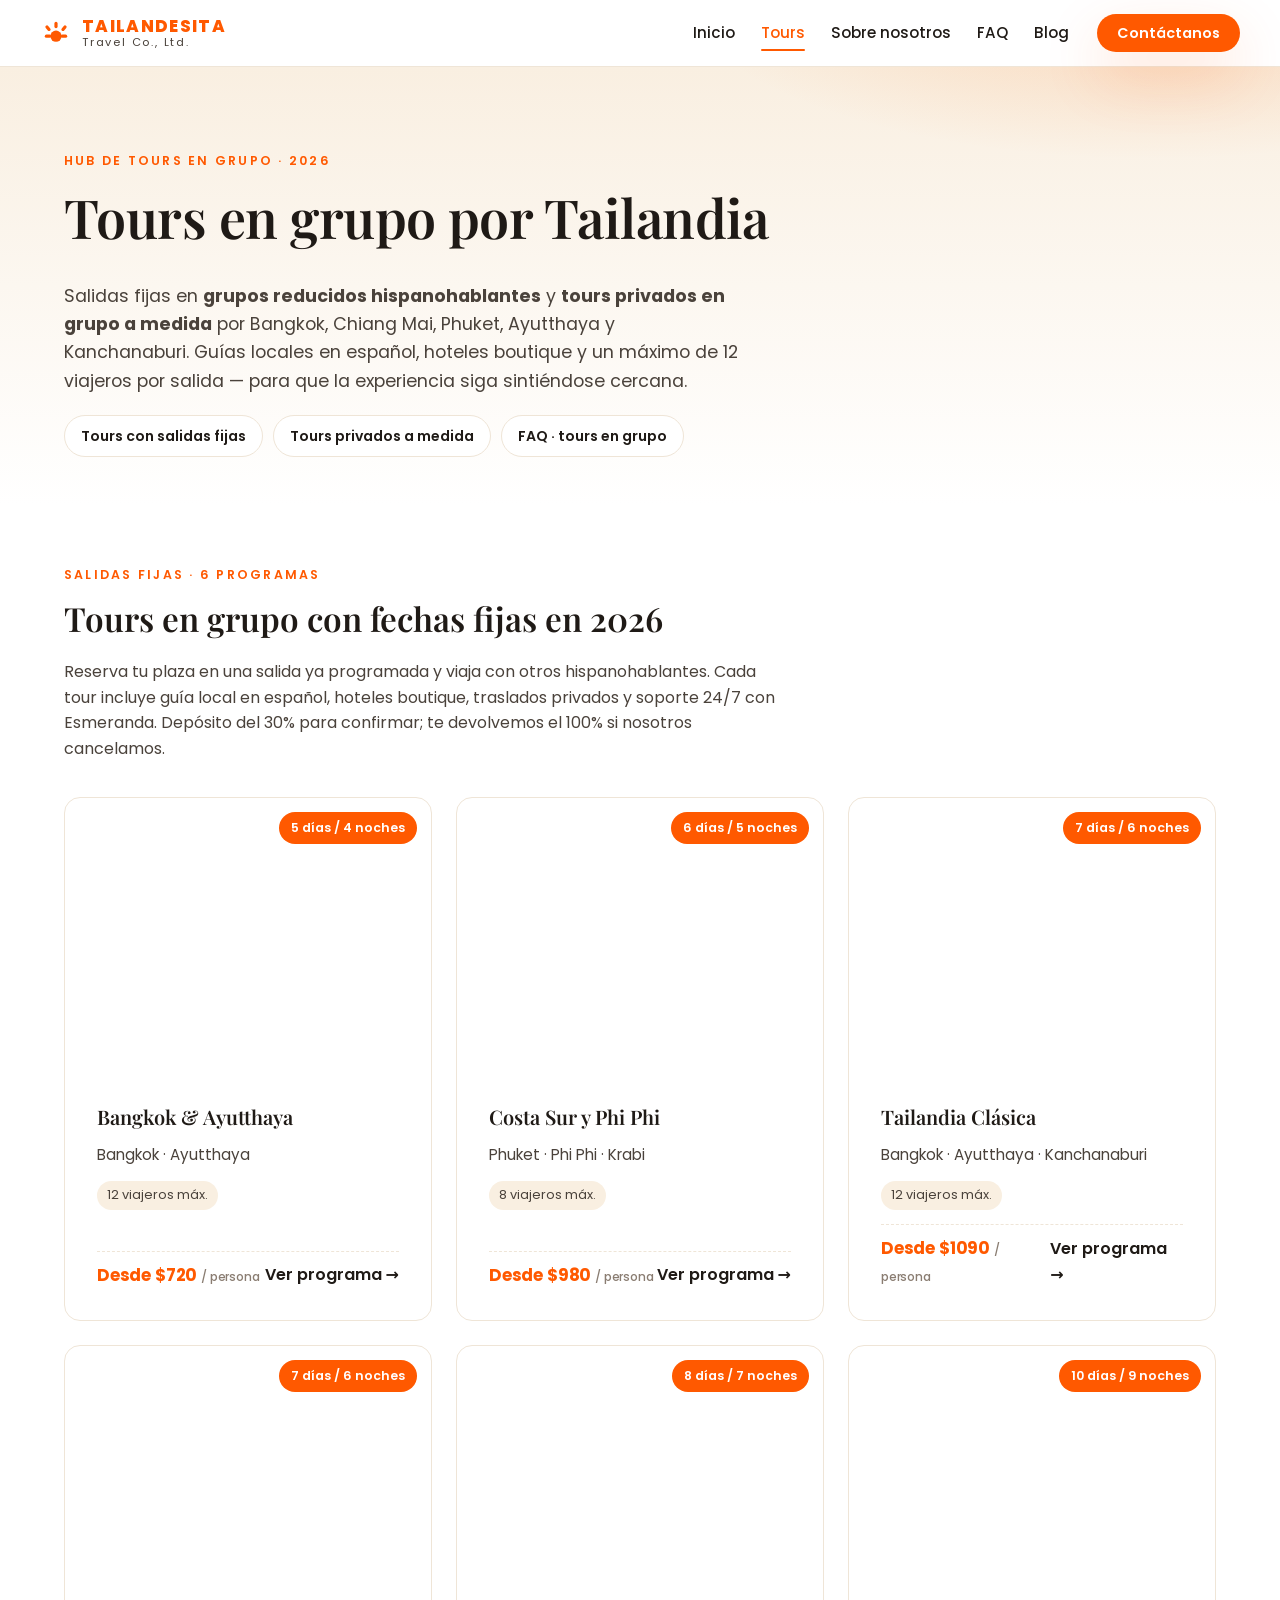
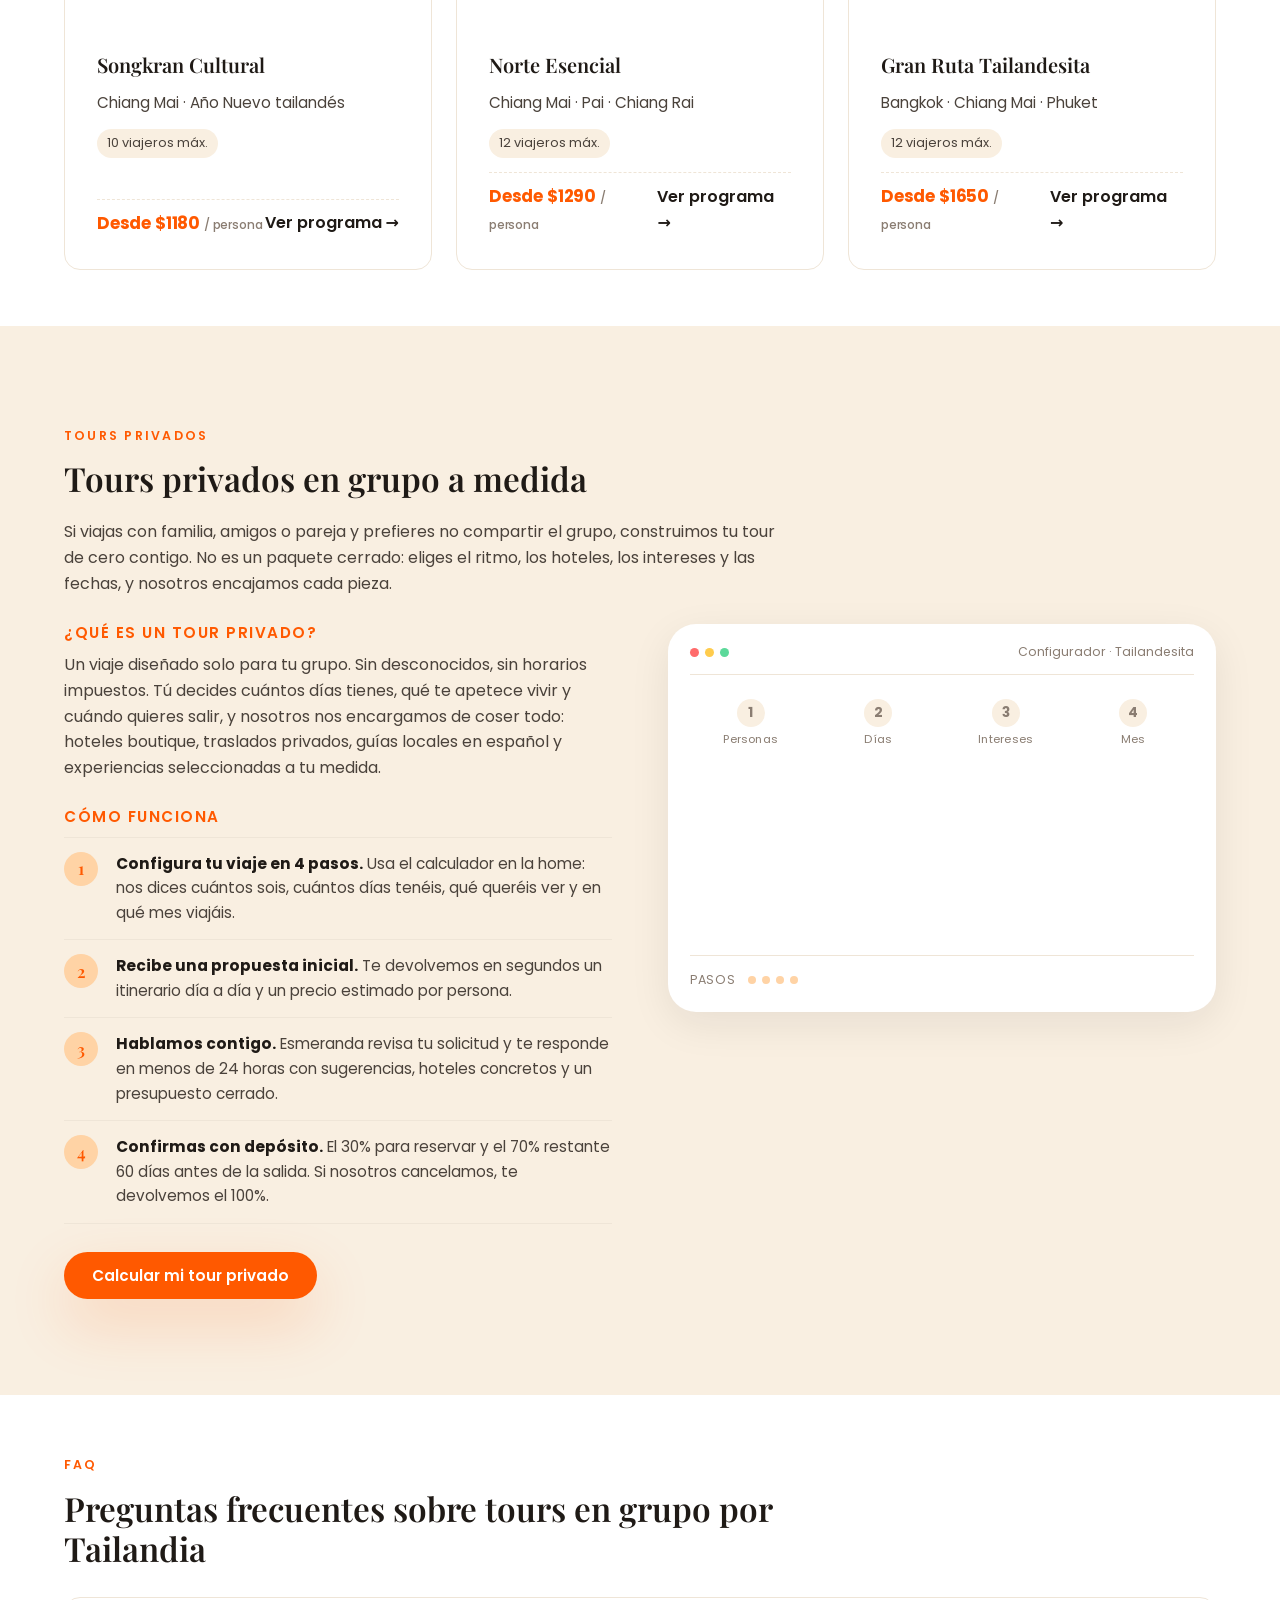
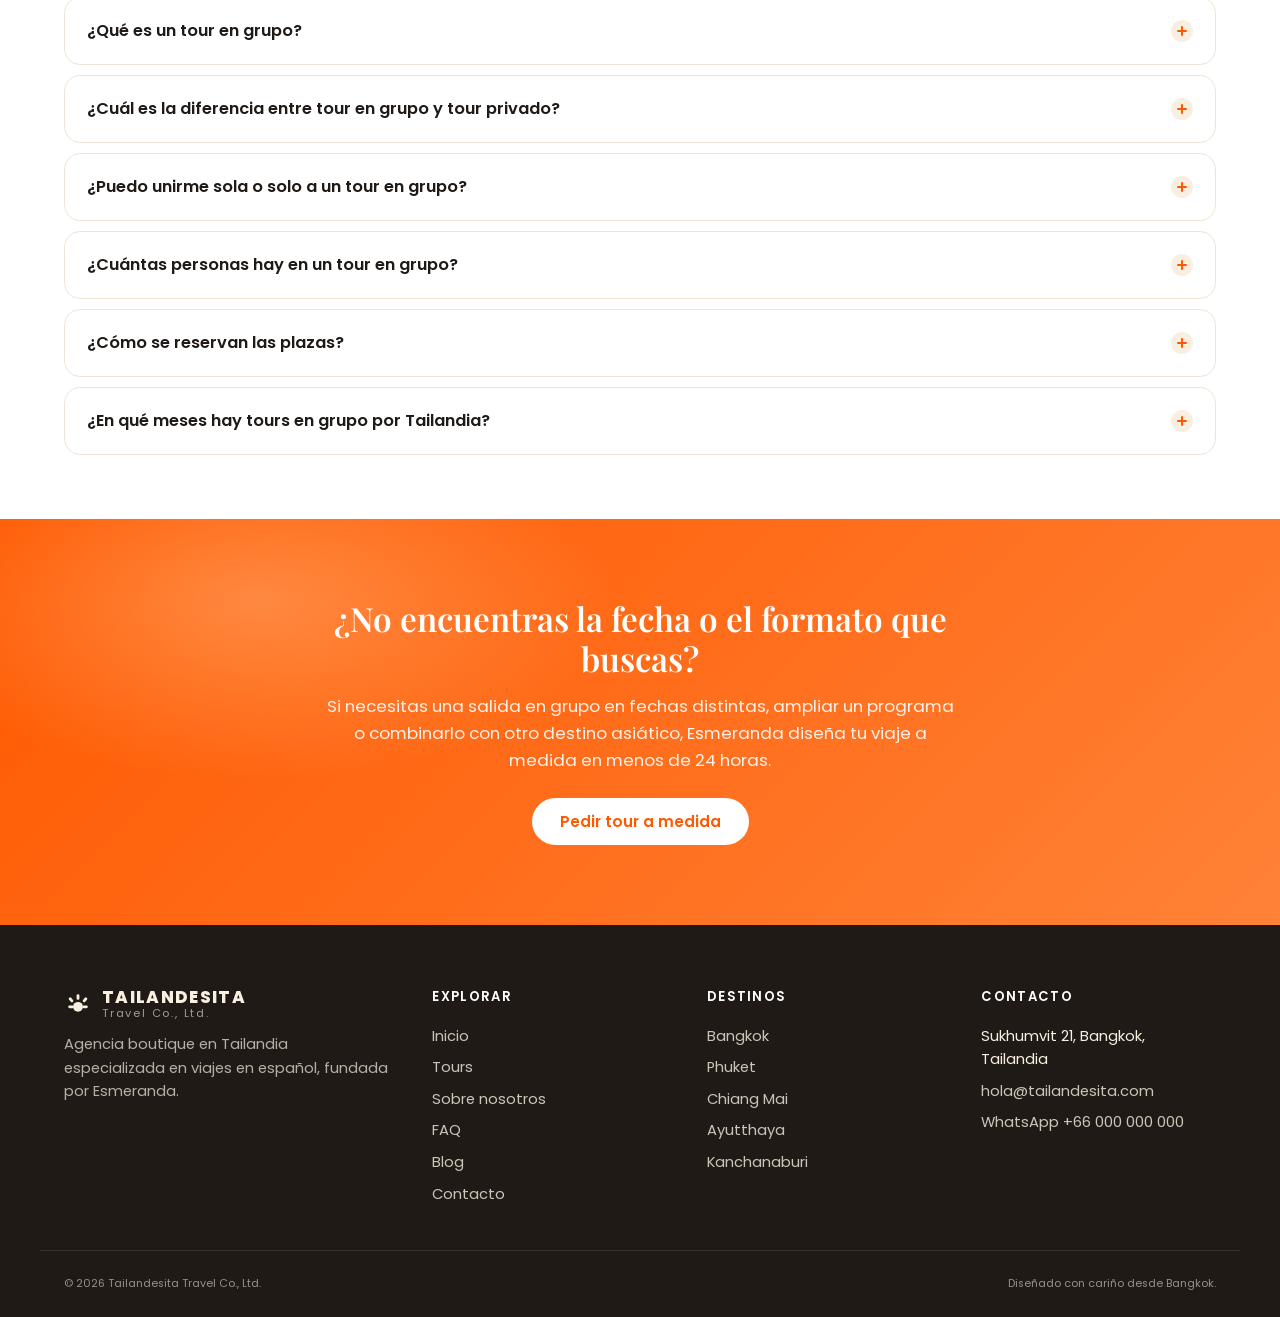
<file: tours.html>
<!DOCTYPE html>
<html lang="es">
<head>
  <meta charset="UTF-8" />
  <meta name="viewport" content="width=device-width, initial-scale=1.0" />
  <title>Tours en grupo por Tailandia · Salidas fijas y privadas en español — Tailandesita Travel</title>
  <meta name="description" content="Tours en grupo por Tailandia en 2026: salidas fijas en grupos reducidos de 12 viajeros hispanohablantes, y tours privados en grupo a medida. Bangkok, Chiang Mai, Phuket, Ayutthaya y Kanchanaburi con guía local en español." />
  <link rel="canonical" href="https://anniepamornsoot.github.io/tailandesita/tours.html" />
  <meta property="og:title" content="Tours en grupo por Tailandia — Tailandesita Travel" />
  <meta property="og:description" content="Salidas en grupo fijas y tours privados en grupo por Tailandia, en español." />
  <meta property="og:type" content="website" />
  <link rel="icon" type="image/svg+xml" href="assets/img/favicon.svg" />
  <link rel="preconnect" href="https://fonts.googleapis.com" />
  <link rel="preconnect" href="https://fonts.gstatic.com" crossorigin />
  <link href="https://fonts.googleapis.com/css2?family=Poppins:wght@300;400;500;600;700;800&family=Playfair+Display:wght@500;600;700&display=swap" rel="stylesheet" />
  <link rel="stylesheet" href="assets/css/styles.css" />

  <script type="application/ld+json">
  {
    "@context": "https://schema.org",
    "@type": "FAQPage",
    "mainEntity": [
      {
        "@type": "Question",
        "name": "¿Qué es un tour en grupo?",
        "acceptedAnswer": { "@type": "Answer", "text": "Un tour en grupo es un viaje organizado con fechas e itinerario fijos que compartes con otros viajeros. En Tailandesita los tours en grupo se hacen en grupos reducidos hispanohablantes (máximo 12 personas) con guía local en español." }
      },
      {
        "@type": "Question",
        "name": "¿Cuál es la diferencia entre tour en grupo y tour privado?",
        "acceptedAnswer": { "@type": "Answer", "text": "Un tour en grupo tiene fechas fijas y se comparte con otras personas que reservan la misma salida. Un tour privado se diseña para ti y tu grupo (familia, amigos, pareja) con fechas, hoteles y actividades a medida, sin compartir con desconocidos." }
      },
      {
        "@type": "Question",
        "name": "¿Puedo unirme sola o solo a un tour en grupo?",
        "acceptedAnswer": { "@type": "Answer", "text": "Sí, la mayoría de nuestros viajeros llegan solos. Es de hecho la mejor forma de viajar a Tailandia conociendo otras personas que hablan tu idioma." }
      },
      {
        "@type": "Question",
        "name": "¿Cuántas personas hay en un tour en grupo?",
        "acceptedAnswer": { "@type": "Answer", "text": "Entre 2 y 12 viajeros máximo, según el programa. Algunos tours (como el de Phi Phi) se limitan a 8 personas para no saturar las barcas. Si el grupo es menor del mínimo nos reservamos el derecho a confirmar y reembolsamos el 100%." }
      },
      {
        "@type": "Question",
        "name": "¿Cómo se reservan las plazas en un tour en grupo?",
        "acceptedAnswer": { "@type": "Answer", "text": "Con un depósito del 30% al confirmar. El 70% restante se abona 60 días antes de la salida. Si nosotros cancelamos te devolvemos el 100% del depósito." }
      },
      {
        "@type": "Question",
        "name": "¿En qué meses se hacen tours en grupo por Tailandia?",
        "acceptedAnswer": { "@type": "Answer", "text": "Tenemos salidas en grupo todo el año. La mejor temporada es de noviembre a marzo (clima seco y soleado). Songkran en abril y la temporada verde (junio–agosto) son también épocas únicas con menos turistas y precios más bajos." }
      }
    ]
  }
  </script>
</head>
<body>
  <header class="site-header">
    <div class="container nav-wrap">
      <a href="index.html" class="brand">
        <span class="brand-sun" aria-hidden="true">
          <svg viewBox="0 0 40 40" width="32" height="32"><g fill="#FF5900"><circle cx="20" cy="24" r="7"/><rect x="18" y="6" width="4" height="8" rx="2"/><rect x="6" y="22" width="8" height="4" rx="2"/><rect x="26" y="22" width="8" height="4" rx="2"/><rect x="8" y="10" width="4" height="8" rx="2" transform="rotate(-40 10 14)"/><rect x="28" y="10" width="4" height="8" rx="2" transform="rotate(40 30 14)"/></g></svg>
        </span>
        <span class="brand-text"><strong>TAILANDESITA</strong><small>Travel Co., Ltd.</small></span>
      </a>
      <nav class="site-nav">
        <a href="index.html">Inicio</a>
        <a href="tours.html" class="active">Tours</a>
        <a href="about.html">Sobre nosotros</a>
        <a href="faq.html">FAQ</a>
        <a href="blog.html">Blog</a>
      </nav>
      <a href="contact.html" class="btn btn-primary btn-nav">Contáctanos</a>
      <button class="nav-toggle" aria-label="Abrir menú"><span></span><span></span><span></span></button>
    </div>
  </header>

  <main>
    <section class="page-hero">
      <div class="container">
        <span class="eyebrow">Hub de tours en grupo · 2026</span>
        <h1>Tours en grupo por Tailandia</h1>
        <p>Salidas fijas en <strong>grupos reducidos hispanohablantes</strong> y <strong>tours privados en grupo a medida</strong> por Bangkok, Chiang Mai, Phuket, Ayutthaya y Kanchanaburi. Guías locales en español, hoteles boutique y un máximo de 12 viajeros por salida — para que la experiencia siga sintiéndose cercana.</p>
        <nav class="hub-anchors" aria-label="Secciones de tours">
          <a href="#joint">Tours con salidas fijas</a>
          <a href="#private">Tours privados a medida</a>
          <a href="#faq">FAQ · tours en grupo</a>
        </nav>
      </div>
    </section>

    <section class="hub-section" id="joint">
      <div class="container">
        <header class="section-head">
          <span class="eyebrow">Salidas fijas · <span id="joint-count">—</span> programas</span>
          <h2>Tours en grupo con fechas fijas en 2026</h2>
          <p class="section-sub">Reserva tu plaza en una salida ya programada y viaja con otros hispanohablantes. Cada tour incluye guía local en español, hoteles boutique, traslados privados y soporte 24/7 con Esmeranda. Depósito del 30% para confirmar; te devolvemos el 100% si nosotros cancelamos.</p>
        </header>
        <div class="tours-grid" id="joint-grid"></div>
      </div>
    </section>

    <section class="hub-section hub-section-alt private-explainer" id="private">
      <div class="container">
        <header class="section-head">
          <span class="eyebrow">Tours privados</span>
          <h2>Tours privados en grupo a medida</h2>
          <p class="section-sub">Si viajas con familia, amigos o pareja y prefieres no compartir el grupo, construimos tu tour de cero contigo. No es un paquete cerrado: eliges el ritmo, los hoteles, los intereses y las fechas, y nosotros encajamos cada pieza.</p>
        </header>

        <div class="private-explainer-grid">
          <div class="private-explainer-copy">
            <h3>¿Qué es un tour privado?</h3>
            <p>Un viaje diseñado solo para tu grupo. Sin desconocidos, sin horarios impuestos. Tú decides cuántos días tienes, qué te apetece vivir y cuándo quieres salir, y nosotros nos encargamos de coser todo: hoteles boutique, traslados privados, guías locales en español y experiencias seleccionadas a tu medida.</p>

            <h3>Cómo funciona</h3>
            <ol class="private-steps">
              <li><strong>Configura tu viaje en 4 pasos.</strong> Usa el calculador en la home: nos dices cuántos sois, cuántos días tenéis, qué queréis ver y en qué mes viajáis.</li>
              <li><strong>Recibe una propuesta inicial.</strong> Te devolvemos en segundos un itinerario día a día y un precio estimado por persona.</li>
              <li><strong>Hablamos contigo.</strong> Esmeranda revisa tu solicitud y te responde en menos de 24 horas con sugerencias, hoteles concretos y un presupuesto cerrado.</li>
              <li><strong>Confirmas con depósito.</strong> El 30% para reservar y el 70% restante 60 días antes de la salida. Si nosotros cancelamos, te devolvemos el 100%.</li>
            </ol>

            <a href="index.html#configurador" class="btn btn-primary">Calcular mi tour privado</a>
          </div>

          <div class="private-explainer-preview" aria-hidden="true">
            <div class="calc-mock">
              <div class="calc-mock-bar">
                <span class="calc-mock-dot"></span>
                <span class="calc-mock-dot"></span>
                <span class="calc-mock-dot"></span>
                <small>Configurador · Tailandesita</small>
              </div>
              <div class="calc-mock-progress">
                <span class="calc-mock-step" data-i="1"><span>1</span><small>Personas</small></span>
                <span class="calc-mock-step" data-i="2"><span>2</span><small>Días</small></span>
                <span class="calc-mock-step" data-i="3"><span>3</span><small>Intereses</small></span>
                <span class="calc-mock-step" data-i="4"><span>4</span><small>Mes</small></span>
              </div>
              <div class="calc-mock-screen">
                <div class="calc-mock-pane" data-i="1">
                  <h4>¿Cuántos seréis?</h4>
                  <div class="calc-mock-row">
                    <span>2</span><span class="is-sel">4</span><span>6</span><span>8</span><span>10</span>
                  </div>
                </div>
                <div class="calc-mock-pane" data-i="2">
                  <h4>¿Cuántos días tienes?</h4>
                  <div class="calc-mock-row calc-mock-row-cards">
                    <span><strong>5 días</strong><small>Escapada</small></span>
                    <span class="is-sel"><strong>10 días</strong><small>La gran ruta</small></span>
                    <span><strong>14 días</strong><small>Profunda</small></span>
                  </div>
                </div>
                <div class="calc-mock-pane" data-i="3">
                  <h4>¿Qué te apetece vivir?</h4>
                  <div class="calc-mock-row calc-mock-row-tags">
                    <span class="is-sel">🏯 Templos</span>
                    <span class="is-sel">🍜 Cocina</span>
                    <span>🏖️ Playas</span>
                    <span class="is-sel">🐘 Vida salvaje</span>
                  </div>
                </div>
                <div class="calc-mock-pane" data-i="4">
                  <h4>¿Cuándo quieres viajar?</h4>
                  <div class="calc-mock-row calc-mock-row-months">
                    <span>Oct</span><span class="is-sel">Nov</span><span>Dic</span><span>Ene</span>
                  </div>
                </div>
              </div>
              <div class="calc-mock-foot">
                <small>Pasos</small>
                <div class="calc-mock-pip">
                  <span class="calc-mock-pip-dot" data-i="1"></span>
                  <span class="calc-mock-pip-dot" data-i="2"></span>
                  <span class="calc-mock-pip-dot" data-i="3"></span>
                  <span class="calc-mock-pip-dot" data-i="4"></span>
                </div>
              </div>
            </div>
          </div>
        </div>
      </div>
    </section>

    <section class="hub-section" id="faq">
      <div class="container">
        <header class="section-head">
          <span class="eyebrow">FAQ</span>
          <h2>Preguntas frecuentes sobre tours en grupo por Tailandia</h2>
        </header>
        <div class="tour-faq-list">
          <details class="faq-item">
            <summary><span class="faq-q">¿Qué es un tour en grupo?</span><span class="faq-toggle-icon" aria-hidden="true"></span></summary>
            <div class="faq-body"><p>Un tour en grupo es un viaje organizado con fechas e itinerario fijos que compartes con otros viajeros. En Tailandesita los tours en grupo se hacen en <strong>grupos reducidos hispanohablantes</strong> (máximo 12 personas) con guía local en español, así que no es un autobús turístico: es una experiencia íntima en la que conoces gente que viene a Tailandia con los mismos intereses.</p></div>
          </details>
          <details class="faq-item">
            <summary><span class="faq-q">¿Cuál es la diferencia entre tour en grupo y tour privado?</span><span class="faq-toggle-icon" aria-hidden="true"></span></summary>
            <div class="faq-body"><p>Un <strong>tour en grupo</strong> tiene fechas fijas y se comparte con otras personas que reservan la misma salida. Un <strong>tour privado</strong> se diseña para ti y tu grupo (familia, amigos, pareja) con fechas, hoteles y actividades a medida, sin compartir con desconocidos. El privado suele ser un 20–40% más caro por persona, pero te da total flexibilidad de ritmo.</p></div>
          </details>
          <details class="faq-item">
            <summary><span class="faq-q">¿Puedo unirme sola o solo a un tour en grupo?</span><span class="faq-toggle-icon" aria-hidden="true"></span></summary>
            <div class="faq-body"><p>Sí. La mayoría de nuestros viajeros llegan solos a las salidas en grupo. De hecho es la mejor forma de viajar a Tailandia conociendo gente nueva que habla tu idioma sin las barreras de un viaje organizado masivo.</p></div>
          </details>
          <details class="faq-item">
            <summary><span class="faq-q">¿Cuántas personas hay en un tour en grupo?</span><span class="faq-toggle-icon" aria-hidden="true"></span></summary>
            <div class="faq-body"><p>Entre 2 y 12 viajeros máximo, según el programa. Algunos tours (como el de Phi Phi) se limitan a 8 personas para no saturar las barcas. Si el grupo no alcanza el mínimo (normalmente 4 personas) nos reservamos el derecho a confirmar la salida; en ese caso te devolvemos el 100% del depósito o te ofrecemos pasarte a otra fecha.</p></div>
          </details>
          <details class="faq-item">
            <summary><span class="faq-q">¿Cómo se reservan las plazas?</span><span class="faq-toggle-icon" aria-hidden="true"></span></summary>
            <div class="faq-body"><p>Con un <strong>depósito del 30%</strong> al confirmar. El 70% restante se abona 60 días antes de la salida. Pago seguro con tarjeta (Stripe) o transferencia bancaria. Si nosotros cancelamos por falta de grupo, te devolvemos el 100% del depósito; si cancelas tú, aplica la política indicada en cada programa.</p></div>
          </details>
          <details class="faq-item">
            <summary><span class="faq-q">¿En qué meses hay tours en grupo por Tailandia?</span><span class="faq-toggle-icon" aria-hidden="true"></span></summary>
            <div class="faq-body"><p>Tenemos salidas en grupo prácticamente todo el año. La <strong>mejor temporada</strong> es de noviembre a marzo (clima seco y soleado). <strong>Songkran</strong> (abril) es el Año Nuevo tailandés, una experiencia única. <strong>Junio–agosto</strong> es temporada verde con lluvias cortas, menos turistas y precios más bajos. Mira las fechas exactas en cada programa.</p></div>
          </details>
        </div>
      </div>
    </section>

    <section class="cta-band">
      <div class="container cta-inner">
        <h2>¿No encuentras la fecha o el formato que buscas?</h2>
        <p>Si necesitas una salida en grupo en fechas distintas, ampliar un programa o combinarlo con otro destino asiático, Esmeranda diseña tu viaje a medida en menos de 24 horas.</p>
        <a href="contact.html" class="btn btn-light">Pedir tour a medida</a>
      </div>
    </section>
  </main>

  <footer class="site-footer">
    <div class="container footer-grid">
      <div>
        <div class="brand brand-footer">
          <span class="brand-sun" aria-hidden="true">
            <svg viewBox="0 0 40 40" width="28" height="28"><g fill="#F9EFE1"><circle cx="20" cy="24" r="7"/><rect x="18" y="6" width="4" height="8" rx="2"/><rect x="6" y="22" width="8" height="4" rx="2"/><rect x="26" y="22" width="8" height="4" rx="2"/><rect x="8" y="10" width="4" height="8" rx="2" transform="rotate(-40 10 14)"/><rect x="28" y="10" width="4" height="8" rx="2" transform="rotate(40 30 14)"/></g></svg>
          </span>
          <span class="brand-text"><strong>TAILANDESITA</strong><small>Travel Co., Ltd.</small></span>
        </div>
        <p class="foot-about">Agencia boutique en Tailandia especializada en viajes en español, fundada por Esmeranda.</p>
      </div>
      <div>
        <h4>Explorar</h4>
        <ul><li><a href="index.html">Inicio</a></li><li><a href="tours.html">Tours</a></li><li><a href="about.html">Sobre nosotros</a></li><li><a href="faq.html">FAQ</a></li><li><a href="blog.html">Blog</a></li><li><a href="contact.html">Contacto</a></li></ul>
      </div>
      <div>
        <h4>Destinos</h4>
        <ul><li><a href="tours.html#bangkok">Bangkok</a></li><li><a href="tours.html#phuket">Phuket</a></li><li><a href="tours.html#chiang-mai">Chiang Mai</a></li><li><a href="tours.html#ayutthaya">Ayutthaya</a></li><li><a href="tours.html#kanchanaburi">Kanchanaburi</a></li></ul>
      </div>
      <div>
        <h4>Contacto</h4>
        <ul><li>Sukhumvit 21, Bangkok, Tailandia</li><li><a href="mailto:hola@tailandesita.com">hola@tailandesita.com</a></li><li><a href="https://wa.me/66000000000">WhatsApp +66 000 000 000</a></li></ul>
      </div>
    </div>
    <div class="container foot-bottom">
      <small>© <span id="year"></span> Tailandesita Travel Co., Ltd.</small>
      <small>Diseñado con cariño desde Bangkok.</small>
    </div>
  </footer>

  <script src="assets/js/tours-data.js"></script>
  <script src="assets/js/group-tours-data.js"></script>
  <script src="assets/js/tours-hub.js"></script>
  <script src="assets/js/app.js"></script>
</body>
</html>
</file>
<file: assets/css/styles.css>
/* ================================================================
   Tailandesita Travel Co., Ltd. — Stylesheet
   Brand palette: #FF5900 #FF8237 #FFAA6E #FFD3A5 #F9EFE1
   ================================================================ */

:root {
  --c-orange: #FF5900;
  --c-orange-2: #FF8237;
  --c-peach: #FFAA6E;
  --c-peach-light: #FFD3A5;
  --c-cream: #F9EFE1;
  --c-ink: #1f1a16;
  --c-ink-soft: #4a423b;
  --c-muted: #8a7d72;
  --c-line: #efe5d7;
  --c-white: #ffffff;

  --radius-sm: 10px;
  --radius: 16px;
  --radius-lg: 28px;

  --shadow-sm: 0 4px 16px rgba(31, 26, 22, 0.06);
  --shadow: 0 12px 40px rgba(31, 26, 22, 0.08);
  --shadow-lg: 0 24px 60px rgba(255, 89, 0, 0.18);

  --font-sans: "Poppins", system-ui, -apple-system, Segoe UI, Roboto, sans-serif;
  --font-serif: "Playfair Display", Georgia, serif;

  --max: 1200px;
}

* { box-sizing: border-box; }

html { scroll-behavior: smooth; }

body {
  margin: 0;
  font-family: var(--font-sans);
  font-size: 16px;
  line-height: 1.6;
  color: var(--c-ink);
  background: #fff;
  -webkit-font-smoothing: antialiased;
}

/* All numeric displays use tabular lining figures for a clean, professional feel */
.group-meta strong,
.group-meta small,
.tour-quick li,
.tour-meta span,
.book-from,
.book-price small,
.tour-price small,
.result-price-total span,
.result-includes li,
.lightbox-counter,
.faq-mini,
.related-meta,
.tour-link,
.search-summary,
.post-meta {
  font-variant-numeric: tabular-nums lining-nums;
  font-feature-settings: "tnum" 1, "lnum" 1;
}

img { max-width: 100%; display: block; }

a { color: var(--c-orange); text-decoration: none; }
a:hover { color: var(--c-orange-2); }

h1, h2, h3, h4 {
  font-family: var(--font-serif);
  font-weight: 600;
  color: var(--c-ink);
  line-height: 1.2;
  margin: 0 0 .6em;
}

h1 { font-size: clamp(2.2rem, 4.2vw, 3.6rem); letter-spacing: -0.01em; }
h2 { font-size: clamp(1.7rem, 2.6vw, 2.4rem); }
h3 { font-size: 1.2rem; }

p { margin: 0 0 1em; color: var(--c-ink-soft); }

.container {
  width: 100%;
  max-width: var(--max);
  margin: 0 auto;
  padding: 0 24px;
}

.eyebrow {
  display: inline-block;
  text-transform: uppercase;
  letter-spacing: 0.18em;
  font-size: 0.78rem;
  font-weight: 600;
  color: var(--c-orange);
  margin-bottom: 14px;
}

/* ------------ Buttons ------------ */
.btn {
  display: inline-flex;
  align-items: center;
  justify-content: center;
  gap: 8px;
  padding: 14px 26px;
  border-radius: 999px;
  font-weight: 600;
  font-size: 0.95rem;
  line-height: 1;
  text-decoration: none;
  border: 2px solid transparent;
  cursor: pointer;
  transition: transform .18s ease, box-shadow .18s ease, background .18s ease, color .18s ease, border-color .18s ease;
}
.btn:hover { transform: translateY(-2px); }

.btn-primary {
  background: var(--c-orange);
  color: #fff;
  box-shadow: var(--shadow-lg);
}
.btn-primary:hover { background: var(--c-orange-2); color: #fff; }

.btn-ghost {
  background: transparent;
  color: var(--c-ink);
  border-color: var(--c-ink);
}
.btn-ghost:hover { background: var(--c-ink); color: #fff; }

.btn-light {
  background: #fff;
  color: var(--c-orange);
}
.btn-light:hover { background: var(--c-cream); color: var(--c-orange); }

.btn-nav { padding: 10px 18px; font-size: 0.9rem; }

/* ------------ Header ------------ */
.site-header {
  position: sticky;
  top: 0;
  z-index: 50;
  background: rgba(255, 255, 255, 0.92);
  backdrop-filter: saturate(140%) blur(10px);
  border-bottom: 1px solid var(--c-line);
}
/* Transparent header over the full-screen hero on the homepage */
body.has-fullhero .site-header {
  position: fixed;
  left: 0;
  right: 0;
  width: 100%;
  background: transparent;
  border-bottom-color: transparent;
  backdrop-filter: none;
  transition: background .25s ease, border-color .25s ease;
}
body.has-fullhero .site-header.is-scrolled {
  background: rgba(255, 255, 255, 0.94);
  border-bottom-color: var(--c-line);
  backdrop-filter: saturate(140%) blur(10px);
}
body.has-fullhero .site-header:not(.is-scrolled) .brand-text strong { color: #fff; }
body.has-fullhero .site-header:not(.is-scrolled) .brand-text small { color: rgba(255, 255, 255, 0.75); }
body.has-fullhero .site-header:not(.is-scrolled) .brand-sun svg g { fill: #fff; }
body.has-fullhero .site-header:not(.is-scrolled) .site-nav a { color: rgba(255, 255, 255, 0.92); }
body.has-fullhero .site-header:not(.is-scrolled) .site-nav a:hover { color: var(--c-peach); }
body.has-fullhero .site-header:not(.is-scrolled) .nav-toggle span { background: #fff; }
.nav-wrap {
  display: flex;
  align-items: center;
  justify-content: flex-end;
  gap: 28px;
  max-width: none;
  width: 100%;
  padding: 14px 40px;
}
.brand { margin-right: auto; }
.brand {
  display: flex;
  align-items: center;
  gap: 10px;
  color: var(--c-ink);
}
.brand:hover { color: var(--c-ink); }
.brand-sun { display: inline-flex; }
.brand-text { display: flex; flex-direction: column; line-height: 1; }
.brand-text strong {
  font-family: var(--font-sans);
  font-weight: 800;
  letter-spacing: 0.08em;
  font-size: 1.05rem;
  color: var(--c-orange);
}
.brand-text small {
  font-size: 0.7rem;
  letter-spacing: 0.16em;
  color: var(--c-ink-soft);
  margin-top: 2px;
}
.site-nav { display: flex; align-items: center; gap: 26px; }
.site-nav a {
  color: var(--c-ink);
  font-weight: 500;
  font-size: 0.95rem;
  position: relative;
  padding: 6px 0;
}
.site-nav a:hover { color: var(--c-orange); }
.site-nav a.active {
  color: var(--c-orange);
}
.site-nav a.active::after {
  content: "";
  position: absolute;
  bottom: 0;
  left: 0;
  right: 0;
  height: 2px;
  background: var(--c-orange);
  border-radius: 2px;
}
.nav-toggle {
  display: none;
  background: transparent;
  border: 0;
  width: 36px;
  height: 36px;
  position: relative;
  cursor: pointer;
}
.nav-toggle span {
  display: block;
  height: 2px;
  background: var(--c-ink);
  margin: 6px 0;
  border-radius: 2px;
  transition: transform .2s ease;
}

/* ------------ Hero ------------ */
.hero {
  position: relative;
  overflow: hidden;
  padding: 72px 0 60px;
  background:
    radial-gradient(1200px 500px at 85% -10%, rgba(255, 137, 55, 0.22), transparent 60%),
    linear-gradient(180deg, var(--c-cream) 0%, #fff 100%);
}

/* ------------ Full-screen hero ------------ */
.hero-fullscreen {
  min-height: 100vh;
  height: 100vh;
  padding: 0;
  display: flex;
  align-items: center;
  background: var(--c-ink);
}
.hero-fullscreen .hero-bg { display: none; }
.hero-media {
  position: absolute;
  inset: 0;
  z-index: 0;
}
.hero-media img {
  width: 100%;
  height: 100%;
  object-fit: cover;
  object-position: center 30%;
}
.hero-overlay {
  position: absolute;
  inset: 0;
  z-index: 1;
  background:
    linear-gradient(110deg, rgba(20, 16, 12, 0.78) 0%, rgba(20, 16, 12, 0.45) 45%, rgba(20, 16, 12, 0.05) 75%),
    linear-gradient(180deg, rgba(20, 16, 12, 0.0) 60%, rgba(20, 16, 12, 0.55) 100%);
}
.hero-fullscreen-inner {
  position: relative;
  z-index: 2;
  width: 100%;
  padding-top: 110px;
  padding-bottom: 80px;
}
.hero-copy-light h1 { color: #fff; max-width: 720px; }
.hero-copy-light h1 em {
  font-style: italic;
  color: var(--c-peach);
  background: linear-gradient(180deg, transparent 60%, rgba(255, 89, 0, 0.25) 60%);
  padding: 0 6px;
  border-radius: 4px;
}
.hero-copy-light .lead { color: rgba(255, 255, 255, 0.92); }
.eyebrow-light { color: var(--c-peach-light); }
.hero-stats-light strong { color: var(--c-peach); }
.hero-stats-light span { color: rgba(255, 255, 255, 0.8); }

.btn-outline-light {
  background: rgba(255, 255, 255, 0.06);
  color: #fff;
  border-color: rgba(255, 255, 255, 0.55);
  backdrop-filter: blur(4px);
}
.btn-outline-light:hover {
  background: #fff;
  color: var(--c-ink);
  border-color: #fff;
}

.hero-search-wrap {
  position: absolute;
  left: 0;
  right: 0;
  bottom: 32px;
  z-index: 3;
}
.hero-search-wrap > .container { padding: 0 40px; }
.hero-search-card {
  background: #fff;
  border-radius: var(--radius-lg);
  box-shadow: 0 30px 60px rgba(0, 0, 0, 0.18);
  border: 1px solid var(--c-line);
  padding: 28px 32px 24px;
}
.hero-search-tabs { display: none; }

.hero-search-form {
  display: grid;
  grid-template-columns: repeat(4, 1fr) auto;
  gap: 16px;
  align-items: end;
}
.hero-search-form label {
  display: flex;
  flex-direction: column;
  gap: 8px;
  font-size: 0.92rem;
  color: var(--c-ink);
  font-weight: 500;
}
.hero-search-form input,
.hero-search-form select {
  font-family: inherit;
  font-size: 1rem;
  padding: 14px 16px;
  border: 1px solid var(--c-line);
  border-radius: 14px;
  background: #fff;
  color: var(--c-ink);
  transition: border-color .15s ease, box-shadow .15s ease;
}
.hero-search-form input:focus,
.hero-search-form select:focus {
  outline: none;
  border-color: var(--c-orange);
  box-shadow: 0 0 0 3px rgba(255, 89, 0, 0.15);
}
.hero-search-form .btn-search {
  margin: 0;
  padding: 14px 26px;
  border-radius: 999px;
  align-self: end;
  font-size: 0.95rem;
}
.hero-search-card .search-summary {
  margin: 16px 0 0;
  color: var(--c-muted);
  font-size: 0.95rem;
}

/* Tour results section (now sits between about-preview and destinations) */
.search-section-results {
  padding-top: 80px;
  padding-bottom: 80px;
  background: var(--c-cream);
}
.search-section-results .section-head { margin-bottom: 18px; }

.hero-bg {
  position: absolute;
  inset: 0;
  background-image: url('https://images.unsplash.com/photo-1528181304800-259b08848526?auto=format&fit=crop&w=1600&q=80');
  background-size: cover;
  background-position: center;
  opacity: 0.16;
  filter: saturate(110%);
  pointer-events: none;
}
.hero-inner {
  position: relative;
  display: flex;
  align-items: center;
  min-height: 520px;
}
.hero-copy { max-width: 720px; }
.hero-copy h1 em {
  font-style: italic;
  color: var(--c-orange);
}
.lead {
  font-size: 1.15rem;
  color: var(--c-ink-soft);
  max-width: 620px;
  margin-bottom: 28px;
}
.hero-ctas {
  display: flex;
  flex-wrap: wrap;
  gap: 12px;
  margin-bottom: 36px;
}
.hero-stats {
  display: flex;
  gap: 34px;
  padding: 0;
  margin: 0;
  list-style: none;
  flex-wrap: wrap;
}
.hero-stats li {
  display: flex;
  flex-direction: column;
  line-height: 1.1;
}
.hero-stats strong {
  font-family: var(--font-serif);
  font-size: 1.9rem;
  color: var(--c-orange);
}
.hero-stats span {
  font-size: 0.85rem;
  color: var(--c-muted);
  margin-top: 4px;
}

/* ------------ Page hero ------------ */
.page-hero {
  padding: 80px 0 48px;
  background:
    radial-gradient(800px 300px at 90% -20%, rgba(255, 137, 55, 0.25), transparent 60%),
    linear-gradient(180deg, var(--c-cream), #fff);
}
.page-hero h1 { max-width: 820px; }
.page-hero p { max-width: 680px; font-size: 1.1rem; }

/* ------------ Search ------------ */
.search-section { padding: 40px 0 96px; }
.search-card {
  background: #fff;
  border-radius: var(--radius-lg);
  box-shadow: var(--shadow);
  padding: 28px;
  margin-top: -60px;
  position: relative;
  z-index: 5;
  border: 1px solid var(--c-line);
}
.search-section:first-of-type .search-card { margin-top: -80px; }
.search-head { margin-bottom: 18px; }
.search-head h2 { margin-bottom: 4px; }
.search-head p { margin-bottom: 0; }

.search-form {
  display: grid;
  grid-template-columns: repeat(4, 1fr) auto;
  gap: 14px;
  align-items: end;
}
.search-form label {
  display: flex;
  flex-direction: column;
  gap: 6px;
  font-size: 0.85rem;
  color: var(--c-ink-soft);
  font-weight: 500;
}
.search-form input,
.search-form select {
  font-family: inherit;
  font-size: 0.95rem;
  padding: 12px 14px;
  border: 1px solid var(--c-line);
  border-radius: 12px;
  background: #fff;
  color: var(--c-ink);
  transition: border-color .15s ease, box-shadow .15s ease;
}
.search-form input:focus,
.search-form select:focus {
  outline: none;
  border-color: var(--c-orange);
  box-shadow: 0 0 0 3px rgba(255, 89, 0, 0.15);
}
.btn-search { padding: 14px 22px; }

.search-summary {
  margin: 18px 0 0;
  color: var(--c-muted);
  font-size: 0.92rem;
}

/* ------------ Tours grid ------------ */
.tours-grid {
  display: grid;
  grid-template-columns: repeat(3, 1fr);
  gap: 24px;
  margin-top: 36px;
}
.tour-card {
  background: #fff;
  border: 1px solid var(--c-line);
  border-radius: var(--radius);
  overflow: hidden;
  display: flex;
  flex-direction: column;
  transition: transform .2s ease, box-shadow .2s ease;
}
.tour-card:hover {
  transform: translateY(-4px);
  box-shadow: var(--shadow);
}
.tour-img {
  aspect-ratio: 4 / 3;
  background-size: cover;
  background-position: center;
  position: relative;
}
.tour-img .tour-chip {
  position: absolute;
  top: 14px;
  left: 14px;
  background: rgba(255, 255, 255, 0.94);
  color: var(--c-orange);
  font-weight: 600;
  font-size: 0.78rem;
  padding: 6px 12px;
  border-radius: 999px;
}
.tour-img .tour-days {
  position: absolute;
  top: 14px;
  right: 14px;
  background: var(--c-orange);
  color: #fff;
  font-weight: 600;
  font-size: 0.78rem;
  padding: 6px 12px;
  border-radius: 999px;
}
.tour-body {
  padding: 32px;
  display: flex;
  flex-direction: column;
  gap: 14px;
  flex: 1;
}
.tour-body h3 {
  font-family: var(--font-serif);
  font-size: 1.25rem;
  margin: 0;
}
.tour-body p { margin: 0; color: var(--c-ink-soft); font-size: 0.95rem; }
.tour-meta {
  display: flex;
  flex-wrap: wrap;
  gap: 10px;
  font-size: 0.8rem;
  color: var(--c-muted);
}
.tour-meta span {
  background: var(--c-cream);
  color: var(--c-ink-soft);
  padding: 4px 10px;
  border-radius: 999px;
}
.tour-footer {
  margin-top: auto;
  display: flex;
  align-items: center;
  justify-content: space-between;
  padding-top: 10px;
  border-top: 1px dashed var(--c-line);
}
.tour-price {
  font-weight: 700;
  color: var(--c-orange);
  font-size: 1.05rem;
  letter-spacing: -0.01em;
  font-variant-numeric: tabular-nums lining-nums;
  font-feature-settings: "tnum" 1, "lnum" 1;
}
.tour-price small { color: var(--c-muted); font-weight: 500; font-size: 0.75rem; }
.tour-link {
  font-weight: 600;
  color: var(--c-ink);
}
.tour-link:hover { color: var(--c-orange); }

.tours-empty {
  margin-top: 32px;
  padding: 40px;
  background: var(--c-cream);
  border-radius: var(--radius);
  text-align: center;
}

/* ------------ About preview / full ------------ */
.about-preview, .about-full { padding: 80px 0; background: #fff; }
.about-preview { background: linear-gradient(180deg, #fff, var(--c-cream)); }
.about-grid {
  display: grid;
  grid-template-columns: 1fr 1.1fr;
  gap: 64px;
  align-items: center;
}
.about-img {
  position: relative;
  border-radius: var(--radius-lg);
  overflow: hidden;
  box-shadow: var(--shadow);
  aspect-ratio: 4/5;
}
.about-img img { width: 100%; height: 100%; object-fit: cover; }
.about-badge {
  position: absolute;
  left: 20px;
  bottom: 20px;
  background: #fff;
  padding: 10px 16px;
  border-radius: 999px;
  font-weight: 600;
  color: var(--c-orange);
  box-shadow: var(--shadow-sm);
}
.about-copy.long h2 { margin-top: 0; }
.about-copy h3 { margin-top: 1.8em; font-family: var(--font-sans); font-weight: 700; font-size: 1.05rem; text-transform: uppercase; letter-spacing: 0.1em; color: var(--c-orange); }
.bullets {
  list-style: none;
  padding: 0;
  margin: 0 0 1.4em;
}
.bullets li {
  padding: 10px 0 10px 30px;
  position: relative;
  border-bottom: 1px solid var(--c-line);
  color: var(--c-ink-soft);
}
.bullets li:last-child { border-bottom: 0; }
.bullets li::before {
  content: "";
  position: absolute;
  left: 0;
  top: 18px;
  width: 14px;
  height: 14px;
  border-radius: 50%;
  background: var(--c-orange);
  box-shadow: 0 0 0 4px var(--c-peach-light);
}

/* ------------ Destinations ------------ */
.destinations { padding: 80px 0; background: var(--c-cream); }
.section-head { margin-bottom: 36px; max-width: 720px; }
.section-head.between {
  display: flex;
  justify-content: space-between;
  align-items: flex-end;
  gap: 20px;
  max-width: none;
  flex-wrap: wrap;
}
.section-head.between h2 { margin-bottom: 0; }

.dest-grid {
  display: grid;
  grid-template-columns: repeat(4, 1fr);
  gap: 18px;
}
.dest-card {
  position: relative;
  border-radius: var(--radius);
  overflow: hidden;
  color: #fff;
  min-height: 280px;
  padding: 24px;
  display: flex;
  flex-direction: column;
  justify-content: flex-end;
  background-image: linear-gradient(180deg, transparent 30%, rgba(31, 26, 22, 0.75) 100%), var(--img);
  background-size: cover;
  background-position: center;
  transition: transform .25s ease;
}
.dest-card:hover { transform: translateY(-4px); color: #fff; }
.dest-card.wide { grid-column: span 4; min-height: 240px; }
.dest-card h3 { color: #fff; font-size: 1.5rem; margin: 0 0 6px; }
.dest-card p { color: rgba(255,255,255,0.88); margin: 0; font-size: 0.95rem; }

/* ------------ Testimonials ------------ */
.testimonials { padding: 80px 0; background: #fff; }
.quote-grid {
  display: grid;
  grid-template-columns: repeat(3, 1fr);
  gap: 24px;
}
.quote-grid blockquote {
  margin: 0;
  padding: 28px;
  border-radius: var(--radius);
  background: var(--c-cream);
  border-left: 4px solid var(--c-orange);
}
.quote-grid p {
  font-family: var(--font-serif);
  font-size: 1.1rem;
  color: var(--c-ink);
  font-style: italic;
  margin-bottom: 14px;
}
.quote-grid footer {
  font-size: 0.9rem;
  color: var(--c-muted);
  font-weight: 500;
}

/* ------------ Blog preview & index ------------ */
.blog-preview { padding: 80px 0; background: var(--c-cream); }
.blog-index { padding: 48px 0 80px; }
.filters {
  display: flex;
  flex-wrap: wrap;
  gap: 10px;
  margin-bottom: 30px;
}
.filter-chip {
  border: 1px solid var(--c-line);
  background: #fff;
  color: var(--c-ink);
  padding: 8px 18px;
  border-radius: 999px;
  font-family: inherit;
  font-weight: 500;
  font-size: 0.9rem;
  cursor: pointer;
  transition: all .18s ease;
}
.filter-chip:hover { border-color: var(--c-orange); color: var(--c-orange); }
.filter-chip.active {
  background: var(--c-ink);
  color: #fff;
  border-color: var(--c-ink);
}

.blog-grid {
  display: grid;
  grid-template-columns: repeat(3, 1fr);
  gap: 24px;
}
.blog-card {
  background: #fff;
  border-radius: var(--radius);
  overflow: hidden;
  display: flex;
  flex-direction: column;
  border: 1px solid var(--c-line);
  transition: transform .2s ease, box-shadow .2s ease;
  color: var(--c-ink);
}
.blog-card:hover {
  transform: translateY(-4px);
  box-shadow: var(--shadow);
  color: var(--c-ink);
}
.blog-img {
  aspect-ratio: 5/3;
  background-size: cover;
  background-position: center;
}
.blog-body { padding: 22px; display: flex; flex-direction: column; gap: 10px; }
.tag {
  align-self: flex-start;
  background: var(--c-peach-light);
  color: var(--c-orange);
  padding: 4px 12px;
  border-radius: 999px;
  font-size: 0.75rem;
  font-weight: 600;
  text-transform: uppercase;
  letter-spacing: 0.06em;
}
.blog-body h2, .blog-body h3 {
  margin: 0;
  font-size: 1.15rem;
  font-family: var(--font-serif);
}
.blog-body p { margin: 0; font-size: 0.95rem; }
.blog-meta { font-size: 0.82rem; color: var(--c-muted); margin-top: 6px; }

/* ------------ Values ------------ */
.values { padding: 80px 0; background: var(--c-cream); }
.values-grid {
  display: grid;
  grid-template-columns: repeat(4, 1fr);
  gap: 20px;
}
.values-grid article {
  background: #fff;
  padding: 28px 24px;
  border-radius: var(--radius);
  border: 1px solid var(--c-line);
  position: relative;
}
.val-num {
  font-family: var(--font-serif);
  font-size: 1.4rem;
  color: var(--c-orange);
  font-weight: 600;
  display: block;
  margin-bottom: 10px;
}
.values-grid h3 { font-size: 1.1rem; margin-bottom: 6px; }
.values-grid p { margin: 0; font-size: 0.92rem; }

/* ------------ CTA band ------------ */
.cta-band {
  padding: 80px 0;
  background:
    radial-gradient(600px 300px at 20% 20%, rgba(255, 211, 165, 0.35), transparent 60%),
    linear-gradient(135deg, var(--c-orange) 0%, var(--c-orange-2) 100%);
  color: #fff;
  text-align: center;
}
.cta-inner h2 { color: #fff; max-width: 720px; margin: 0 auto 14px; }
.cta-inner p { color: rgba(255, 255, 255, 0.9); max-width: 640px; margin: 0 auto 24px; font-size: 1.05rem; }

/* ------------ Newsletter ------------ */
.newsletter { padding: 80px 0; background: var(--c-cream); }
.newsletter-inner {
  display: grid;
  grid-template-columns: 1.1fr 1fr;
  gap: 40px;
  align-items: center;
}
.newsletter-inner h2 { margin-bottom: 6px; }
.newsletter-form {
  display: flex;
  gap: 10px;
  background: #fff;
  padding: 8px;
  border-radius: 999px;
  box-shadow: var(--shadow-sm);
}
.newsletter-form input {
  flex: 1;
  border: 0;
  padding: 14px 18px;
  font-family: inherit;
  font-size: 0.95rem;
  border-radius: 999px;
  outline: none;
  background: transparent;
}

/* ------------ Contact ------------ */
.contact-section { padding: 40px 0 96px; }
.contact-grid {
  display: grid;
  grid-template-columns: 1fr 1.2fr;
  gap: 48px;
  align-items: start;
  margin-top: -30px;
}
.contact-info { background: var(--c-cream); padding: 36px; border-radius: var(--radius-lg); }
.contact-info h2 { margin-top: 0; }
.info-list { list-style: none; padding: 0; margin: 20px 0; }
.info-list li {
  display: flex;
  flex-direction: column;
  padding: 12px 0;
  border-bottom: 1px solid var(--c-line);
}
.info-list li:last-child { border-bottom: 0; }
.info-list strong {
  font-size: 0.75rem;
  letter-spacing: 0.12em;
  text-transform: uppercase;
  color: var(--c-orange);
  margin-bottom: 4px;
}
.info-quote {
  margin-top: 24px;
  background: #fff;
  padding: 22px;
  border-radius: var(--radius);
  border-left: 4px solid var(--c-orange);
}
.info-quote p { font-family: var(--font-serif); font-style: italic; margin-bottom: 8px; }
.info-quote footer { font-size: 0.85rem; color: var(--c-muted); }

.contact-form {
  background: #fff;
  padding: 36px;
  border-radius: var(--radius-lg);
  border: 1px solid var(--c-line);
  box-shadow: var(--shadow-sm);
  display: flex;
  flex-direction: column;
  gap: 16px;
}
.contact-form .row {
  display: grid;
  grid-template-columns: 1fr 1fr;
  gap: 16px;
}
.contact-form label {
  display: flex;
  flex-direction: column;
  gap: 6px;
  font-size: 0.85rem;
  color: var(--c-ink-soft);
  font-weight: 500;
}
.contact-form label.full { grid-column: 1 / -1; }
.contact-form input,
.contact-form select,
.contact-form textarea {
  font-family: inherit;
  font-size: 0.95rem;
  padding: 12px 14px;
  border: 1px solid var(--c-line);
  border-radius: 12px;
  background: #fff;
  color: var(--c-ink);
}
.contact-form input:focus,
.contact-form select:focus,
.contact-form textarea:focus {
  outline: none;
  border-color: var(--c-orange);
  box-shadow: 0 0 0 3px rgba(255, 89, 0, 0.15);
}
.contact-form .fine { font-size: 0.82rem; color: var(--c-muted); margin: 0; }
.contact-form button { align-self: flex-start; }

.contact-thanks {
  grid-column: 1 / -1;
  background: var(--c-cream);
  padding: 40px;
  border-radius: var(--radius-lg);
  text-align: center;
}

/* ------------ Footer ------------ */
.site-footer {
  background: var(--c-ink);
  color: var(--c-cream);
  padding: 64px 0 24px;
  margin-top: 0;
}
.footer-grid {
  display: grid;
  grid-template-columns: 1.4fr repeat(3, 1fr);
  gap: 40px;
  padding-bottom: 40px;
  border-bottom: 1px solid rgba(255, 255, 255, 0.1);
}
.brand-footer .brand-text strong { color: var(--c-cream); }
.brand-footer .brand-text small { color: rgba(249, 239, 225, 0.6); }
.foot-about { color: rgba(249, 239, 225, 0.7); font-size: 0.92rem; max-width: 360px; margin-top: 14px; }
.site-footer h4 {
  color: #fff;
  text-transform: uppercase;
  letter-spacing: 0.1em;
  font-size: 0.82rem;
  font-family: var(--font-sans);
  font-weight: 600;
  margin-bottom: 16px;
}
.site-footer ul { list-style: none; padding: 0; margin: 0; }
.site-footer ul li { padding: 4px 0; font-size: 0.92rem; }
.site-footer a { color: rgba(249, 239, 225, 0.8); }
.site-footer a:hover { color: var(--c-orange-2); }
.foot-bottom {
  padding-top: 24px;
  display: flex;
  justify-content: space-between;
  gap: 16px;
  color: rgba(249, 239, 225, 0.55);
  font-size: 0.82rem;
  flex-wrap: wrap;
}

/* ------------ Destinations slim (strip variant) ------------ */
.destinations.slim { padding: 72px 0; }
.destinations.slim .dest-grid {
  grid-template-columns: repeat(5, 1fr);
  gap: 14px;
}
.destinations.slim .dest-card { min-height: 200px; padding: 18px; }
.destinations.slim .dest-card h3 { font-size: 1.15rem; margin: 0; }
.destinations.slim .dest-card p { display: none; }
.destinations.slim .dest-card.wide { grid-column: auto; min-height: 200px; }

/* ------------ FAQ ------------ */
.faq-section { padding: 24px 0 80px; }
.faq-toolbar {
  display: flex;
  flex-wrap: wrap;
  align-items: center;
  justify-content: space-between;
  gap: 16px;
  margin-bottom: 28px;
}
.faq-search {
  display: flex;
  align-items: center;
  gap: 10px;
  padding: 12px 18px;
  background: #fff;
  border: 1px solid var(--c-line);
  border-radius: 999px;
  min-width: 320px;
  flex: 1;
  max-width: 480px;
  color: var(--c-muted);
}
.faq-search input {
  border: 0;
  outline: none;
  font-family: inherit;
  font-size: 0.95rem;
  flex: 1;
  color: var(--c-ink);
  background: transparent;
}
.faq-cats { display: flex; flex-wrap: wrap; gap: 8px; }

.faq-list {
  display: flex;
  flex-direction: column;
  gap: 12px;
}
.faq-item {
  background: #fff;
  border: 1px solid var(--c-line);
  border-radius: var(--radius);
  overflow: hidden;
  transition: box-shadow .2s ease, border-color .2s ease;
}
.faq-item[open] {
  border-color: var(--c-peach);
  box-shadow: var(--shadow-sm);
}
.faq-item summary {
  display: flex;
  align-items: center;
  justify-content: space-between;
  gap: 16px;
  padding: 20px 22px;
  cursor: pointer;
  list-style: none;
  font-weight: 600;
  color: var(--c-ink);
  font-size: 1.02rem;
}
.faq-item summary::-webkit-details-marker { display: none; }
.faq-q { flex: 1; }
.faq-toggle-icon {
  width: 22px;
  height: 22px;
  border-radius: 50%;
  background: var(--c-cream);
  position: relative;
  flex-shrink: 0;
  transition: background .2s ease, transform .2s ease;
}
.faq-toggle-icon::before,
.faq-toggle-icon::after {
  content: "";
  position: absolute;
  background: var(--c-orange);
  border-radius: 2px;
  top: 50%;
  left: 50%;
  transform: translate(-50%, -50%);
}
.faq-toggle-icon::before { width: 10px; height: 2px; }
.faq-toggle-icon::after { width: 2px; height: 10px; transition: transform .2s ease; }
.faq-item[open] .faq-toggle-icon { background: var(--c-peach-light); }
.faq-item[open] .faq-toggle-icon::after { transform: translate(-50%, -50%) scaleY(0); }

.faq-body {
  padding: 0 22px 22px;
  color: var(--c-ink-soft);
  border-top: 1px dashed var(--c-line);
  padding-top: 18px;
}
.faq-body p { margin: 0 0 10px; }
.faq-body ul { padding-left: 20px; margin: 10px 0; }
.faq-body ul li { margin-bottom: 6px; color: var(--c-ink-soft); }

.faq-actions {
  display: flex;
  flex-wrap: wrap;
  gap: 10px;
  margin-top: 16px;
  padding-top: 14px;
  border-top: 1px dashed var(--c-line);
}
.btn-copy {
  background: var(--c-ink);
  color: #fff;
  padding: 10px 16px;
  font-size: 0.88rem;
  border: 0;
  cursor: pointer;
  border-radius: 999px;
  display: inline-flex;
  align-items: center;
  gap: 8px;
  font-family: inherit;
  font-weight: 600;
  transition: background .18s ease, transform .18s ease;
}
.btn-copy:hover { background: var(--c-orange); transform: translateY(-2px); }
.btn-copy.is-done { background: #18a86b; }
.btn-sm { padding: 9px 14px; font-size: 0.85rem; }

.faq-toast {
  margin: 10px 0 0;
  font-size: 0.85rem;
  color: #18a86b;
  font-weight: 500;
}
.faq-empty {
  margin-top: 28px;
  padding: 36px;
  background: var(--c-cream);
  border-radius: var(--radius);
  text-align: center;
}

/* ------------ Home FAQ preview ------------ */
.faq-preview { padding: 72px 0; background: #fff; }
.faq-preview .section-head.between { margin-bottom: 28px; }
.faq-mini-list {
  display: grid;
  grid-template-columns: repeat(2, 1fr);
  gap: 12px;
}
.faq-mini {
  display: flex;
  align-items: center;
  justify-content: space-between;
  gap: 14px;
  padding: 18px 22px;
  background: var(--c-cream);
  border-radius: var(--radius);
  color: var(--c-ink);
  font-weight: 500;
  transition: transform .18s ease, background .18s ease, color .18s ease;
}
.faq-mini:hover {
  background: var(--c-orange);
  color: #fff;
  transform: translateY(-2px);
}
.faq-mini::after {
  content: "→";
  font-weight: 700;
  color: var(--c-orange);
  transition: color .18s ease, transform .18s ease;
}
.faq-mini:hover::after { color: #fff; transform: translateX(4px); }

/* ------------ Single blog post ------------ */
.post-header {
  padding: 56px 0 32px;
  background: linear-gradient(180deg, var(--c-cream), #fff);
}
.breadcrumb {
  font-size: 0.85rem;
  color: var(--c-muted);
  margin-bottom: 18px;
  display: flex;
  align-items: center;
  gap: 8px;
}
.breadcrumb a { color: var(--c-orange); }
.breadcrumb span[aria-hidden] { color: var(--c-muted); }
.post-header .tag { margin-bottom: 12px; }
.post-header h1 {
  max-width: 880px;
  margin-bottom: 16px;
  font-size: clamp(1.9rem, 3.6vw, 3rem);
}
.post-lede {
  max-width: 760px;
  font-size: 1.15rem;
  color: var(--c-ink-soft);
  margin-bottom: 24px;
}
.post-meta {
  list-style: none;
  padding: 0;
  margin: 0;
  display: flex;
  flex-wrap: wrap;
  gap: 18px 28px;
  color: var(--c-muted);
  font-size: 0.92rem;
}
.post-meta strong { color: var(--c-ink); margin-right: 4px; }

.post-feature {
  padding: 0 0 40px;
}
.post-feature figure {
  margin: 0;
  border-radius: var(--radius-lg);
  overflow: hidden;
  box-shadow: var(--shadow);
}
.post-feature img {
  width: 100%;
  height: auto;
  max-height: 520px;
  object-fit: cover;
  display: block;
}
.post-feature figcaption {
  text-align: center;
  font-size: 0.85rem;
  color: var(--c-muted);
  margin-top: 12px;
}

.post-section { padding: 24px 0 80px; }
.post-grid {
  display: grid;
  grid-template-columns: minmax(0, 1fr) 380px;
  gap: 60px;
  align-items: start;
}

.post-content {
  font-size: 1.05rem;
  color: var(--c-ink-soft);
  line-height: 1.75;
  max-width: 720px;
}
.post-content > .lead {
  font-size: 1.18rem;
  color: var(--c-ink);
  font-weight: 400;
  border-left: 4px solid var(--c-orange);
  padding-left: 18px;
  margin-bottom: 30px;
}
.post-content h2 {
  font-family: var(--font-serif);
  font-size: 1.7rem;
  margin: 2.2em 0 0.6em;
  color: var(--c-ink);
}
.post-content h3 {
  font-family: var(--font-sans);
  font-weight: 700;
  font-size: 1.05rem;
  text-transform: uppercase;
  letter-spacing: 0.08em;
  color: var(--c-orange);
  margin: 1.8em 0 0.4em;
}
.post-content p { margin: 0 0 1.1em; }
.post-content ul {
  list-style: none;
  padding: 0;
  margin: 1em 0 1.4em;
}
.post-content ul li {
  position: relative;
  padding-left: 26px;
  margin-bottom: 10px;
}
.post-content ul li::before {
  content: "";
  position: absolute;
  left: 0;
  top: 12px;
  width: 8px;
  height: 8px;
  border-radius: 50%;
  background: var(--c-orange);
}
.post-content blockquote {
  margin: 2em 0;
  padding: 26px 30px;
  background: var(--c-cream);
  border-left: 4px solid var(--c-orange);
  border-radius: 0 var(--radius) var(--radius) 0;
  font-family: var(--font-serif);
  font-size: 1.2rem;
  font-style: italic;
  color: var(--c-ink);
}
.post-content blockquote footer {
  margin-top: 12px;
  font-family: var(--font-sans);
  font-style: normal;
  font-size: 0.9rem;
  color: var(--c-muted);
}
.post-signoff {
  font-family: var(--font-serif);
  font-size: 1.2rem;
  color: var(--c-orange);
  margin-top: 2em;
}

/* Sticky sidebar */
.post-sidebar {
  position: sticky;
  top: 100px;
  align-self: start;
  display: flex;
  flex-direction: column;
  gap: 20px;
}
.sidebar-sticky {
  display: flex;
  flex-direction: column;
  gap: 20px;
}

.side-card {
  background: #fff;
  border: 1px solid var(--c-line);
  border-radius: var(--radius-lg);
  padding: 28px;
  box-shadow: var(--shadow-sm);
}
.side-card h3 {
  font-family: var(--font-serif);
  font-size: 1.3rem;
  margin: 0 0 8px;
}
.side-sub {
  color: var(--c-ink-soft);
  font-size: 0.95rem;
  margin: 0 0 20px;
}
.side-form {
  display: flex;
  flex-direction: column;
  gap: 12px;
}
.side-form label {
  display: flex;
  flex-direction: column;
  gap: 6px;
  font-size: 0.85rem;
  color: var(--c-ink-soft);
  font-weight: 500;
}
.side-form input {
  font-family: inherit;
  font-size: 0.95rem;
  padding: 12px 14px;
  border: 1px solid var(--c-line);
  border-radius: 12px;
  background: #fff;
  color: var(--c-ink);
}
.side-form input:focus {
  outline: none;
  border-color: var(--c-orange);
  box-shadow: 0 0 0 3px rgba(255, 89, 0, 0.15);
}
.side-cta { margin-top: 8px; }
.side-alt { background: transparent; }
.side-thanks {
  background: var(--c-cream);
  padding: 18px;
  border-radius: var(--radius);
  color: var(--c-ink);
  margin: 0;
}

/* Agent / Esme card */
.agent-card {
  background: #fff;
  border: 1px solid var(--c-line);
  border-radius: var(--radius-lg);
  padding: 24px;
  box-shadow: var(--shadow-sm);
}
.agent-head {
  display: flex;
  gap: 14px;
  align-items: flex-start;
  margin-bottom: 18px;
}
.agent-avatar {
  width: 64px;
  height: 64px;
  border-radius: 50%;
  object-fit: cover;
  flex-shrink: 0;
  border: 2px solid var(--c-peach-light);
}
.agent-head h4 {
  font-family: var(--font-sans);
  font-size: 1.05rem;
  font-weight: 700;
  margin: 0 0 2px;
  color: var(--c-ink);
}
.agent-role {
  font-size: 0.85rem;
  color: var(--c-muted);
  margin: 0 0 8px;
}
.agent-badges {
  display: flex;
  flex-wrap: wrap;
  gap: 6px;
}
.badge {
  font-size: 0.72rem;
  font-weight: 600;
  padding: 3px 10px;
  border-radius: 999px;
  text-transform: none;
  letter-spacing: 0;
}
.badge-orange { background: var(--c-orange); color: #fff; }
.badge-soft { background: var(--c-peach-light); color: var(--c-orange); }

.agent-info {
  list-style: none;
  padding: 14px 0;
  margin: 0 0 16px;
  border-top: 1px solid var(--c-line);
  border-bottom: 1px solid var(--c-line);
}
.agent-info li {
  display: flex;
  flex-direction: column;
  padding: 8px 0;
  font-size: 0.92rem;
}
.agent-info strong {
  font-size: 0.7rem;
  letter-spacing: 0.12em;
  text-transform: uppercase;
  color: var(--c-orange);
  margin-bottom: 2px;
}
.btn-ink { background: var(--c-ink); color: #fff; }
.btn-ink:hover { background: var(--c-orange); color: #fff; }
.agent-cta { width: 100%; }

/* Related tour mini card */
.related-tour {
  background: var(--c-cream);
  border-radius: var(--radius-lg);
  padding: 20px;
}
.related-label {
  display: block;
  text-transform: uppercase;
  letter-spacing: 0.12em;
  font-size: 0.72rem;
  font-weight: 700;
  color: var(--c-orange);
  margin-bottom: 10px;
}
.related-card {
  display: flex;
  gap: 14px;
  align-items: center;
  background: #fff;
  border-radius: var(--radius);
  padding: 12px;
  color: var(--c-ink);
  transition: transform .18s ease, box-shadow .18s ease;
}
.related-card:hover {
  transform: translateY(-2px);
  box-shadow: var(--shadow-sm);
  color: var(--c-ink);
}
.related-img {
  width: 80px;
  height: 80px;
  border-radius: 12px;
  background-size: cover;
  background-position: center;
  flex-shrink: 0;
}
.related-body { display: flex; flex-direction: column; gap: 4px; }
.related-body strong {
  font-family: var(--font-serif);
  font-size: 1.05rem;
  font-weight: 600;
}
.related-meta { font-size: 0.85rem; color: var(--c-muted); }

/* ============================================================
   Journey section (group calendar + custom configurator)
   ============================================================ */
.journey-section {
  padding: 96px 0;
  background: linear-gradient(180deg, #fff 0%, var(--c-cream) 100%);
}
.journey-section .section-head { margin-bottom: 32px; max-width: 720px; }
.section-sub { color: var(--c-ink-soft); }

/* Path tabs */
.journey-tabs {
  display: grid;
  grid-template-columns: 1fr 1fr;
  gap: 18px;
  margin-bottom: 48px;
}
.journey-tab {
  position: relative;
  text-align: left;
  background: #fff;
  border: 2px solid var(--c-line);
  border-radius: var(--radius-lg);
  padding: 28px 32px;
  cursor: pointer;
  font-family: inherit;
  transition: border-color .2s ease, transform .2s ease, box-shadow .2s ease, background .2s ease;
}
.journey-tab:hover { transform: translateY(-2px); border-color: var(--c-peach); }
.journey-tab.active {
  border-color: var(--c-orange);
  background: #fff;
  box-shadow: 0 18px 40px rgba(255, 89, 0, 0.15);
}
.journey-tab-num {
  display: block;
  font-family: var(--font-serif);
  font-size: 0.95rem;
  color: var(--c-orange);
  letter-spacing: 0.1em;
  margin-bottom: 8px;
}
.journey-tab h3 {
  font-family: var(--font-serif);
  font-size: 1.45rem;
  margin: 0 0 8px;
  color: var(--c-ink);
}
.journey-tab p { margin: 0; color: var(--c-ink-soft); font-size: 0.95rem; }
.journey-tab-arrow {
  position: absolute;
  top: 28px;
  right: 32px;
  font-size: 1.3rem;
  color: var(--c-orange);
  transition: transform .2s ease;
}
.journey-tab:hover .journey-tab-arrow { transform: translateX(4px); }

/* Path containers */
.journey-path { display: none; animation: fadeUp .35s ease; }
.journey-path.is-active { display: block; }
@keyframes fadeUp {
  from { opacity: 0; transform: translateY(8px); }
  to { opacity: 1; transform: translateY(0); }
}

.path-head { margin-bottom: 24px; }
.path-head h3 { font-family: var(--font-serif); font-size: 1.5rem; margin: 0 0 6px; }
.path-head p { margin: 0; color: var(--c-muted); }

/* ============== PATH 1 · Group cards ============== */
.group-grid {
  display: grid;
  grid-template-columns: repeat(3, 1fr);
  gap: 18px;
}
.group-card {
  background: #fff;
  border: 1px solid var(--c-line);
  border-radius: var(--radius-lg);
  overflow: hidden;
  display: flex;
  flex-direction: column;
  transition: transform .25s ease, box-shadow .25s ease;
}
.group-card:hover { transform: translateY(-4px); box-shadow: var(--shadow); }
.group-card[data-status="full"] .group-image { filter: saturate(0.65); }
.group-card[data-status="full"] .group-tag { background: rgba(255, 255, 255, 0.8); color: var(--c-ink-soft); }

/* Image with title overlay */
.group-image {
  position: relative;
  aspect-ratio: 5 / 4;
  background-size: cover;
  background-position: center;
  background-color: var(--c-cream);
}
.group-image::after {
  content: "";
  position: absolute;
  inset: 35% 0 0 0;
  background: linear-gradient(180deg, transparent 0%, rgba(20, 16, 12, 0.78) 100%);
  pointer-events: none;
}
.group-image-overlay {
  position: absolute;
  bottom: 22px;
  left: 22px;
  right: 22px;
  z-index: 1;
}
.group-image-overlay h4 {
  color: #fff;
  font-family: var(--font-serif);
  font-size: 1.55rem;
  line-height: 1.15;
  margin: 10px 0 0;
  text-shadow: 0 2px 18px rgba(0, 0, 0, 0.4);
}
.group-tag {
  display: inline-block;
  font-size: 0.7rem;
  font-weight: 700;
  letter-spacing: 0.12em;
  text-transform: uppercase;
  color: var(--c-orange);
  background: rgba(255, 255, 255, 0.95);
  padding: 5px 12px;
  border-radius: 999px;
  backdrop-filter: blur(8px);
}

/* Info row: date block | cities/duration | price */
.group-card-foot {
  padding: 18px 22px;
  display: grid;
  grid-template-columns: auto minmax(0, 1fr) auto;
  gap: 16px;
  align-items: center;
  border-bottom: 1px dashed var(--c-line);
}
.group-date-block {
  background: var(--c-cream);
  border-radius: 12px;
  padding: 8px 10px;
  text-align: center;
  min-width: 58px;
  line-height: 1.05;
}
.group-date-block .month {
  display: block;
  font-size: 0.62rem;
  font-weight: 700;
  color: var(--c-orange);
  text-transform: uppercase;
  letter-spacing: 0.14em;
  margin-bottom: 3px;
}
.group-date-block .day {
  display: block;
  font-family: var(--font-sans);
  font-weight: 700;
  font-size: 1.5rem;
  color: var(--c-ink);
  letter-spacing: -0.02em;
  font-variant-numeric: tabular-nums lining-nums;
  font-feature-settings: "tnum" 1, "lnum" 1;
}
.group-date-block .weekday {
  display: block;
  font-size: 0.6rem;
  color: var(--c-muted);
  text-transform: uppercase;
  letter-spacing: 0.14em;
  margin-top: 1px;
}
.group-info { display: flex; flex-direction: column; min-width: 0; }
.group-info strong {
  font-size: 0.92rem;
  color: var(--c-ink);
  font-weight: 600;
  line-height: 1.3;
  white-space: nowrap;
  overflow: hidden;
  text-overflow: ellipsis;
}
.group-info span {
  font-size: 0.78rem;
  color: var(--c-muted);
  margin-top: 3px;
}
.group-price { text-align: right; }
.group-price strong {
  display: block;
  color: var(--c-orange);
  font-family: var(--font-sans);
  font-weight: 700;
  font-size: 1.15rem;
  letter-spacing: -0.01em;
  font-variant-numeric: tabular-nums lining-nums;
  font-feature-settings: "tnum" 1, "lnum" 1;
}
.group-price span {
  font-size: 0.66rem;
  color: var(--c-muted);
  text-transform: uppercase;
  letter-spacing: 0.12em;
}

/* Status badge + CTA row */
.group-status-row {
  padding: 14px 22px 18px;
  display: flex;
  align-items: center;
  justify-content: space-between;
  gap: 12px;
  margin-top: auto;
}
.group-status {
  font-size: 0.8rem;
  font-weight: 600;
  padding: 5px 12px;
  border-radius: 999px;
}
.group-status-available { background: rgba(24, 168, 107, 0.12); color: #18a86b; }
.group-status-last { background: var(--c-orange); color: #fff; }
.group-status-full { background: rgba(31, 26, 22, 0.08); color: var(--c-muted); }

/* ============== PATH 2 · Configurator ============== */
.config-wrap {
  background: #fff;
  border: 1px solid var(--c-line);
  border-radius: var(--radius-lg);
  padding: 36px 36px 28px;
  box-shadow: var(--shadow-sm);
}
.config-progress {
  display: flex;
  gap: 8px;
  align-items: center;
  margin-bottom: 32px;
  padding-bottom: 28px;
  border-bottom: 1px solid var(--c-line);
}
.progress-step {
  display: flex;
  flex-direction: column;
  align-items: center;
  gap: 6px;
  flex: 1;
  position: relative;
}
.progress-step span {
  display: flex;
  align-items: center;
  justify-content: center;
  width: 36px;
  height: 36px;
  border-radius: 50%;
  background: var(--c-cream);
  color: var(--c-muted);
  font-weight: 700;
  font-size: 0.95rem;
  border: 2px solid var(--c-line);
  transition: all .2s ease;
}
.progress-step small {
  font-size: 0.78rem;
  color: var(--c-muted);
  font-weight: 500;
  text-transform: uppercase;
  letter-spacing: 0.06em;
}
.progress-step::after {
  content: "";
  position: absolute;
  top: 18px;
  left: calc(50% + 22px);
  right: calc(-50% + 22px);
  height: 2px;
  background: var(--c-line);
  z-index: -1;
}
.progress-step:last-child::after { display: none; }
.progress-step.active span,
.progress-step.completed span {
  background: var(--c-orange);
  border-color: var(--c-orange);
  color: #fff;
}
.progress-step.completed::after { background: var(--c-orange); }
.progress-step.active small { color: var(--c-orange); }

.config-step { display: none; animation: fadeUp .3s ease; }
.config-step.is-active { display: block; }
.config-step h3 {
  font-family: var(--font-serif);
  font-size: 1.6rem;
  margin: 0 0 8px;
}
.config-help { color: var(--c-muted); margin: 0 0 24px; }

.config-options { display: grid; gap: 12px; }
.config-options button {
  font-family: inherit;
  background: #fff;
  border: 2px solid var(--c-line);
  color: var(--c-ink);
  cursor: pointer;
  transition: border-color .18s ease, background .18s ease, color .18s ease, transform .18s ease;
  font-weight: 500;
}
.config-options button:hover { border-color: var(--c-peach); transform: translateY(-2px); }
.config-options button.is-selected {
  border-color: var(--c-orange);
  background: var(--c-cream);
  color: var(--c-orange);
}

.config-options-pill {
  grid-template-columns: repeat(6, 1fr);
}
.config-options-pill button {
  padding: 22px 0;
  border-radius: var(--radius);
  font-family: var(--font-sans);
  font-size: 1.5rem;
  font-weight: 700;
  letter-spacing: -0.01em;
  font-variant-numeric: tabular-nums lining-nums;
  font-feature-settings: "tnum" 1, "lnum" 1;
}

.config-options-card {
  grid-template-columns: repeat(4, 1fr);
}
.config-options-card button {
  padding: 22px 18px;
  border-radius: var(--radius);
  display: flex;
  flex-direction: column;
  align-items: flex-start;
  gap: 6px;
  text-align: left;
}
.config-options-card button strong {
  font-family: var(--font-sans);
  font-weight: 700;
  font-size: 1.25rem;
  color: var(--c-ink);
  letter-spacing: -0.01em;
  font-variant-numeric: tabular-nums lining-nums;
  font-feature-settings: "tnum" 1, "lnum" 1;
}
.config-options-card button small {
  color: var(--c-muted);
  font-size: 0.85rem;
}
.config-options-card button.is-selected strong { color: var(--c-orange); }

.config-options-multi {
  grid-template-columns: repeat(3, 1fr);
}
.config-options-multi button {
  padding: 22px;
  border-radius: var(--radius);
  display: flex;
  flex-direction: column;
  gap: 6px;
  align-items: flex-start;
  text-align: left;
}
.config-options-multi button strong {
  font-family: var(--font-sans);
  font-weight: 700;
  font-size: 1.05rem;
  color: var(--c-ink);
}
.config-options-multi button small {
  color: var(--c-muted);
  font-size: 0.85rem;
}
.config-options-multi button.is-selected strong { color: var(--c-orange); }
.opt-ico { font-size: 1.5rem; }

.config-options-month {
  grid-template-columns: repeat(6, 1fr);
}
.config-options-month button {
  padding: 14px 0;
  border-radius: 999px;
  font-size: 0.95rem;
}

.config-controls {
  display: flex;
  justify-content: space-between;
  margin-top: 28px;
  padding-top: 24px;
  border-top: 1px solid var(--c-line);
}
.config-controls .btn { padding: 12px 24px; }

/* Result */
.config-result {
  background: #fff;
  border: 1px solid var(--c-line);
  border-radius: var(--radius-lg);
  padding: 36px;
  box-shadow: var(--shadow);
  animation: fadeUp .35s ease;
}
.result-head { margin-bottom: 28px; }
.result-head h3 { font-family: var(--font-serif); font-size: 1.7rem; margin: 8px 0 6px; }
.result-head p { color: var(--c-muted); margin: 0; font-size: 1rem; }

.result-grid {
  display: grid;
  grid-template-columns: 1fr 320px;
  gap: 36px;
  align-items: start;
}
.result-itinerary h4 {
  font-family: var(--font-sans);
  font-weight: 700;
  font-size: 0.92rem;
  text-transform: uppercase;
  letter-spacing: 0.1em;
  color: var(--c-orange);
  margin: 0 0 16px;
}
.result-days {
  list-style: none;
  padding: 0;
  margin: 0;
  counter-reset: day;
}
.result-days li {
  display: grid;
  grid-template-columns: 70px 1fr;
  gap: 18px;
  padding: 16px 0;
  border-top: 1px solid var(--c-line);
  counter-increment: day;
}
.result-days li:first-child { border-top: 0; }
.result-days li::before {
  content: "Día " counter(day);
  font-family: var(--font-sans);
  color: var(--c-orange);
  font-weight: 700;
  font-size: 0.85rem;
  letter-spacing: 0.04em;
  text-transform: uppercase;
  font-variant-numeric: tabular-nums lining-nums;
  font-feature-settings: "tnum" 1, "lnum" 1;
}
.result-days strong {
  display: block;
  font-family: var(--font-sans);
  font-weight: 600;
  font-size: 1rem;
  color: var(--c-ink);
  margin-bottom: 4px;
}
.result-days span { font-size: 0.92rem; color: var(--c-ink-soft); }

.result-price {
  background: linear-gradient(135deg, var(--c-orange) 0%, var(--c-orange-2) 100%);
  color: #fff;
  border-radius: var(--radius-lg);
  padding: 28px;
  position: sticky;
  top: 100px;
}
.result-price-label {
  display: block;
  text-transform: uppercase;
  letter-spacing: 0.12em;
  font-size: 0.75rem;
  color: rgba(255,255,255,0.85);
  margin-bottom: 6px;
}
.result-price-main {
  display: block;
  font-family: var(--font-sans);
  font-weight: 700;
  font-size: 2.6rem;
  line-height: 1;
  color: #fff;
  margin-bottom: 6px;
  letter-spacing: -0.02em;
  font-variant-numeric: tabular-nums lining-nums;
  font-feature-settings: "tnum" 1, "lnum" 1;
}
.result-price small { display: block; font-size: 0.82rem; color: rgba(255,255,255,0.85); margin-bottom: 18px; }
.result-price-total {
  display: flex;
  justify-content: space-between;
  align-items: center;
  padding: 14px 16px;
  background: rgba(255,255,255,0.15);
  border-radius: 12px;
  margin-bottom: 18px;
}
.result-price-total span { font-size: 0.85rem; color: rgba(255,255,255,0.9); }
.result-price-total strong {
  font-family: var(--font-sans);
  font-weight: 700;
  font-size: 1.3rem;
  color: #fff;
  letter-spacing: -0.01em;
  font-variant-numeric: tabular-nums lining-nums;
  font-feature-settings: "tnum" 1, "lnum" 1;
}
.result-includes {
  list-style: none;
  padding: 0;
  margin: 0 0 22px;
}
.result-includes li {
  position: relative;
  padding: 6px 0 6px 22px;
  font-size: 0.9rem;
  color: rgba(255,255,255,0.95);
  border-bottom: 1px solid rgba(255,255,255,0.18);
}
.result-includes li::before {
  content: "✓";
  position: absolute;
  left: 0;
  color: #fff;
  font-weight: 700;
}
.result-cta {
  width: 100%;
  background: #fff;
  color: var(--c-orange);
  margin-bottom: 10px;
}
.result-cta:hover { background: var(--c-cream); color: var(--c-orange); }
.result-price .btn-ghost {
  width: 100%;
  background: transparent;
  color: #fff;
  border-color: rgba(255,255,255,0.6);
}
.result-price .btn-ghost:hover { background: rgba(255,255,255,0.15); border-color: #fff; color: #fff; }

/* Modal */
.journey-modal {
  position: fixed;
  inset: 0;
  background: rgba(20, 16, 12, 0.78);
  z-index: 200;
  display: flex;
  align-items: center;
  justify-content: center;
  padding: 24px;
  animation: fadeIn .25s ease;
}
.journey-modal[hidden] { display: none; }
@keyframes fadeIn { from { opacity: 0; } to { opacity: 1; } }
.journey-modal-card {
  background: #fff;
  border-radius: var(--radius-lg);
  padding: 36px;
  max-width: 520px;
  width: 100%;
  position: relative;
  max-height: 90vh;
  overflow: auto;
  animation: fadeUp .3s ease;
}
.modal-close {
  position: absolute;
  top: 14px;
  right: 14px;
  width: 36px;
  height: 36px;
  border-radius: 50%;
  background: var(--c-cream);
  border: 0;
  font-size: 1.4rem;
  color: var(--c-ink);
  cursor: pointer;
  line-height: 1;
}
.modal-close:hover { background: var(--c-orange); color: #fff; }
.modal-eyebrow {
  display: block;
  text-transform: uppercase;
  letter-spacing: 0.12em;
  font-size: 0.78rem;
  font-weight: 600;
  color: var(--c-orange);
  margin-bottom: 8px;
}
.modal-body h3 {
  font-family: var(--font-serif);
  font-size: 1.6rem;
  margin: 0 0 6px;
}
.modal-summary {
  background: var(--c-cream);
  padding: 16px 20px;
  border-radius: var(--radius);
  margin: 18px 0 24px;
}
.modal-summary dl { margin: 0; display: grid; grid-template-columns: max-content 1fr; gap: 6px 14px; font-size: 0.92rem; }
.modal-summary dt { color: var(--c-muted); }
.modal-summary dd { margin: 0; color: var(--c-ink); font-weight: 500; }
.modal-form {
  display: flex;
  flex-direction: column;
  gap: 12px;
}
.modal-form label {
  display: flex;
  flex-direction: column;
  gap: 6px;
  font-size: 0.85rem;
  color: var(--c-ink-soft);
  font-weight: 500;
}
.modal-form input {
  font-family: inherit;
  font-size: 0.95rem;
  padding: 12px 14px;
  border: 1px solid var(--c-line);
  border-radius: 12px;
  background: #fff;
}
.modal-form input:focus {
  outline: none;
  border-color: var(--c-orange);
  box-shadow: 0 0 0 3px rgba(255,89,0,0.15);
}
.modal-cta { margin-top: 8px; }
.modal-fine { font-size: 0.82rem; color: var(--c-muted); margin: 6px 0 0; }
.modal-success { text-align: center; padding: 12px 0; }
.modal-success-ico {
  width: 56px;
  height: 56px;
  border-radius: 50%;
  background: rgba(24,168,107,0.15);
  color: #18a86b;
  display: flex;
  align-items: center;
  justify-content: center;
  margin: 0 auto 14px;
  font-size: 1.7rem;
  font-weight: 700;
}
.modal-success h3 { margin: 0 0 8px; }
.modal-success p { color: var(--c-ink-soft); margin: 0 0 16px; }

/* ------------ Single tour post ------------ */
.tour-header { padding: 56px 0 24px; background: linear-gradient(180deg, var(--c-cream), #fff); }
.tour-header h1 { margin: 12px 0 14px; max-width: 880px; font-size: clamp(2rem, 4vw, 3rem); }
.tour-header .tag { background: var(--c-orange); color: #fff; }
.tour-header .post-lede { max-width: 760px; }
.tour-quick {
  list-style: none;
  padding: 18px 0 0;
  margin: 0;
  display: flex;
  flex-wrap: wrap;
  gap: 24px 40px;
}
.tour-quick li { display: flex; flex-direction: column; line-height: 1.2; }
.tour-quick strong {
  font-family: var(--font-sans);
  font-weight: 700;
  color: var(--c-orange);
  font-size: 1.25rem;
  letter-spacing: -0.01em;
  font-variant-numeric: tabular-nums lining-nums;
  font-feature-settings: "tnum" 1, "lnum" 1;
}
.tour-quick span { font-size: 0.85rem; color: var(--c-muted); margin-top: 2px; }

/* Gallery grid (1 main + 4 thumbs) */
.tour-gallery-section { padding: 16px 0 36px; }
.tour-gallery {
  display: grid;
  grid-template-columns: 2fr 1fr 1fr;
  grid-template-rows: 1fr 1fr;
  gap: 12px;
  border-radius: var(--radius-lg);
  overflow: hidden;
  height: 520px;
}
.gallery-item {
  border: 0;
  padding: 0;
  cursor: pointer;
  background-size: cover;
  background-position: center;
  background-color: var(--c-cream);
  position: relative;
  transition: transform .25s ease;
  outline: none;
}
.gallery-item:hover { transform: scale(0.995); }
.gallery-item:focus-visible { box-shadow: 0 0 0 4px var(--c-orange); }
.gallery-item-main { grid-row: 1 / span 2; height: 100%; }
.gallery-item-more { position: relative; }
.gallery-more {
  position: absolute;
  inset: auto 14px 14px auto;
  background: rgba(255, 255, 255, 0.95);
  color: var(--c-ink);
  padding: 9px 16px;
  border-radius: 999px;
  font-weight: 600;
  font-size: 0.85rem;
  display: inline-flex;
  align-items: center;
  gap: 6px;
  box-shadow: var(--shadow-sm);
}
.gallery-item-more::after {
  content: "";
  position: absolute;
  inset: 0;
  background: rgba(20, 16, 12, 0.18);
  pointer-events: none;
}

/* Tour body grid */
.tour-post-body { padding: 32px 0 80px; }
.tour-grid {
  display: grid;
  grid-template-columns: minmax(0, 1fr) 380px;
  gap: 60px;
  align-items: start;
}
.tour-content {
  font-size: 1.05rem;
  color: var(--c-ink-soft);
  line-height: 1.75;
  max-width: 760px;
}
.tour-section-head { margin: 40px 0 18px; }
.tour-section-head h2 {
  font-family: var(--font-serif);
  font-size: 1.7rem;
  margin: 0 0 6px;
  color: var(--c-ink);
}
.tour-section-head p { margin: 0; color: var(--c-muted); }
.tour-content p { margin: 0 0 1em; }
.tour-content > p:first-of-type { font-size: 1.12rem; color: var(--c-ink); }
.tour-content strong { color: var(--c-ink); }

/* Includes / Not includes */
.tour-includes {
  display: grid;
  grid-template-columns: 1fr 1fr;
  gap: 22px;
  margin: 28px 0 12px;
}
.tour-includes h3 {
  font-family: var(--font-sans);
  font-weight: 700;
  font-size: 0.92rem;
  text-transform: uppercase;
  letter-spacing: 0.08em;
  color: var(--c-orange);
  margin: 0 0 12px;
}
.check-list, .cross-list {
  list-style: none;
  padding: 0;
  margin: 0;
}
.check-list li, .cross-list li {
  position: relative;
  padding: 6px 0 6px 28px;
  font-size: 0.96rem;
  color: var(--c-ink-soft);
  border-bottom: 1px dashed var(--c-line);
}
.check-list li::before, .cross-list li::before {
  position: absolute;
  left: 0;
  top: 8px;
  width: 18px;
  height: 18px;
  border-radius: 50%;
  display: inline-flex;
  align-items: center;
  justify-content: center;
  font-size: 0.7rem;
  font-weight: 700;
}
.check-list li::before {
  content: "✓";
  background: var(--c-peach-light);
  color: var(--c-orange);
}
.cross-list li::before {
  content: "×";
  background: var(--c-cream);
  color: var(--c-muted);
}

/* Itinerary timeline */
.itinerary {
  list-style: none;
  padding: 0;
  margin: 12px 0 0;
}
.itinerary li {
  display: grid;
  grid-template-columns: 90px 1fr;
  gap: 22px;
  padding: 22px 0;
  border-top: 1px solid var(--c-line);
  position: relative;
}
.itinerary li:first-child { border-top: 0; }
.iti-time {
  font-family: var(--font-sans);
  color: var(--c-orange);
  font-size: 1.05rem;
  font-weight: 700;
  position: relative;
  padding-left: 24px;
  letter-spacing: -0.01em;
  font-variant-numeric: tabular-nums lining-nums;
  font-feature-settings: "tnum" 1, "lnum" 1;
}
.iti-time::before {
  content: "";
  position: absolute;
  left: 0;
  top: 8px;
  width: 12px;
  height: 12px;
  border-radius: 50%;
  background: var(--c-orange);
  box-shadow: 0 0 0 4px var(--c-peach-light);
}
.itinerary h3 {
  font-family: var(--font-sans);
  font-weight: 700;
  font-size: 1.05rem;
  color: var(--c-ink);
  margin: 0 0 6px;
}
.itinerary p { margin: 0; color: var(--c-ink-soft); font-size: 0.97rem; }

/* Tour testimonials */
.tour-testimonials {
  position: relative;
  overflow: hidden;
  margin-top: 20px;
}
.testimonios-track {
  display: flex;
  gap: 18px;
  will-change: transform;
}
.tour-testimonials blockquote {
  margin: 0;
  background: var(--c-cream);
  padding: 22px;
  border-radius: var(--radius);
  border-top: 4px solid var(--c-orange);
  flex: 0 0 calc((100% - 18px) / 2);
  box-sizing: border-box;
}
.t-stars {
  color: var(--c-orange);
  font-size: 0.9rem;
  letter-spacing: 1px;
  margin-bottom: 10px;
}
.tour-testimonials p {
  font-family: var(--font-serif);
  font-style: italic;
  color: var(--c-ink);
  font-size: 1rem;
  margin: 0 0 10px;
}
.tour-testimonials footer { font-size: 0.82rem; color: var(--c-muted); }

/* Booking sidebar */
.tour-sidebar {
  position: sticky;
  top: 100px;
  align-self: start;
  display: flex;
  flex-direction: column;
  gap: 18px;
}
.book-card {
  background: #fff;
  border: 1px solid var(--c-line);
  border-radius: var(--radius-lg);
  padding: 26px 24px 24px;
  box-shadow: var(--shadow);
}
.book-head {
  display: flex;
  align-items: flex-start;
  justify-content: space-between;
  gap: 12px;
  margin-bottom: 6px;
}
.book-from {
  font-size: 0.78rem;
  text-transform: uppercase;
  letter-spacing: 0.1em;
  color: var(--c-muted);
  font-weight: 600;
}
.book-price {
  display: block;
  font-family: var(--font-sans);
  font-weight: 700;
  font-size: 2rem;
  color: var(--c-orange);
  line-height: 1.1;
  letter-spacing: -0.02em;
  font-variant-numeric: tabular-nums lining-nums;
  font-feature-settings: "tnum" 1, "lnum" 1;
}
.book-price small {
  font-family: var(--font-sans);
  font-size: 0.78rem;
  color: var(--c-muted);
  font-weight: 500;
  margin-left: 2px;
}
.book-sub {
  margin: 4px 0 18px;
  font-size: 0.92rem;
  color: var(--c-muted);
  padding-bottom: 16px;
  border-bottom: 1px solid var(--c-line);
}
.book-form {
  display: flex;
  flex-direction: column;
  gap: 12px;
}
.book-form .row {
  display: grid;
  grid-template-columns: 1fr 1fr;
  gap: 10px;
}
.book-form label {
  display: flex;
  flex-direction: column;
  gap: 6px;
  font-size: 0.82rem;
  color: var(--c-ink-soft);
  font-weight: 500;
}
.book-form input,
.book-form textarea {
  font-family: inherit;
  font-size: 0.95rem;
  padding: 12px 14px;
  border: 1px solid var(--c-line);
  border-radius: 12px;
  background: #fff;
  color: var(--c-ink);
}
.book-form input:focus,
.book-form textarea:focus {
  outline: none;
  border-color: var(--c-orange);
  box-shadow: 0 0 0 3px rgba(255, 89, 0, 0.15);
}
.book-cta { width: 100%; margin-top: 6px; }
.book-fine { font-size: 0.78rem; color: var(--c-muted); margin: 6px 0 0; }
.book-thanks {
  background: var(--c-cream);
  padding: 22px;
  border-radius: var(--radius);
  text-align: center;
}
.book-thanks h4 { margin: 0 0 6px; font-family: var(--font-serif); }
.book-thanks p { margin: 0; color: var(--c-ink-soft); }

/* Lightbox */
.lightbox {
  position: fixed;
  inset: 0;
  background: rgba(8, 6, 4, 0.92);
  z-index: 200;
  display: none;
  align-items: center;
  justify-content: center;
  padding: 24px;
}
.lightbox.is-open { display: flex; }
.lightbox-img {
  max-width: min(1100px, 92vw);
  max-height: 86vh;
  object-fit: contain;
  border-radius: 8px;
  box-shadow: 0 30px 90px rgba(0, 0, 0, 0.6);
}
.lightbox-close,
.lightbox-prev,
.lightbox-next {
  position: absolute;
  background: rgba(255, 255, 255, 0.12);
  color: #fff;
  border: 0;
  cursor: pointer;
  font-family: inherit;
  border-radius: 999px;
  transition: background .18s ease, transform .18s ease;
}
.lightbox-close {
  top: 24px;
  right: 24px;
  width: 44px;
  height: 44px;
  font-size: 1.6rem;
  line-height: 1;
}
.lightbox-prev,
.lightbox-next {
  top: 50%;
  transform: translateY(-50%);
  width: 52px;
  height: 52px;
  font-size: 2rem;
  line-height: 1;
}
.lightbox-prev { left: 24px; }
.lightbox-next { right: 24px; }
.lightbox-close:hover,
.lightbox-prev:hover,
.lightbox-next:hover { background: var(--c-orange); }
.lightbox-counter {
  position: absolute;
  bottom: 22px;
  left: 50%;
  transform: translateX(-50%);
  color: rgba(255, 255, 255, 0.85);
  font-size: 0.85rem;
  letter-spacing: 0.08em;
}

/* ============================================================
   About page — redesigned multi-section layout
   ============================================================ */

.about-hero-centered { text-align: center; padding-bottom: 40px; }
.about-hero-centered .container > * { margin-left: auto; margin-right: auto; }
.about-hero-centered h1 { margin-left: auto; margin-right: auto; }
.about-hero-centered p { margin-left: auto; margin-right: auto; }

.about-collage { padding: 20px 0 60px; background: #fff; }
.collage-grid {
  display: grid;
  grid-template-columns: repeat(4, 1fr);
  gap: 18px;
  align-items: start;
}
.collage-item {
  margin: 0;
  border-radius: var(--radius);
  overflow: hidden;
  box-shadow: var(--shadow-sm);
  aspect-ratio: 3/4;
}
.collage-item img {
  width: 100%;
  height: 100%;
  object-fit: cover;
  display: block;
  transition: transform .4s ease;
}
.collage-item:hover img { transform: scale(1.04); }
.collage-item-1 { transform: translateY(0); }
.collage-item-2 { transform: translateY(24px); }
.collage-item-3 { transform: translateY(0); }
.collage-item-4 { transform: translateY(24px); }

.about-intro { padding: 80px 0; background: #fff; }
.about-intro-title {
  font-family: var(--font-serif);
  font-size: clamp(1.8rem, 3.4vw, 2.6rem);
  line-height: 1.2;
  margin: 0 0 36px;
  max-width: 820px;
}
.about-intro-cols {
  display: grid;
  grid-template-columns: 1fr 1fr;
  gap: 48px;
}
.about-intro-cols p {
  margin: 0;
  color: var(--c-ink-soft);
  font-size: 1rem;
  line-height: 1.75;
}

.about-feature { padding: 80px 0; background: var(--c-cream); }
.about-feature-grid {
  display: grid;
  grid-template-columns: 1fr 1.1fr;
  gap: 64px;
  align-items: center;
}
.about-feature-media {
  position: relative;
  border-radius: var(--radius-lg);
  overflow: hidden;
  box-shadow: var(--shadow);
  aspect-ratio: 4/5;
}
.about-feature-media img {
  width: 100%;
  height: 100%;
  object-fit: cover;
  display: block;
}
.about-feature-card {
  position: absolute;
  left: 20px;
  bottom: 20px;
  background: #fff;
  padding: 16px 20px;
  border-radius: var(--radius);
  box-shadow: var(--shadow-sm);
  display: flex;
  flex-direction: column;
  gap: 2px;
  max-width: 70%;
}
.about-feature-card strong {
  font-family: var(--font-serif);
  font-weight: 600;
  color: var(--c-ink);
  font-size: 1rem;
  line-height: 1.3;
}
.about-feature-card small { color: var(--c-muted); font-size: 0.82rem; }
.about-feature-copy h2 { margin: 0 0 18px; }
.about-feature-copy > p { color: var(--c-ink-soft); margin: 0 0 24px; }
.about-feature-quote {
  margin: 0;
  padding: 18px 22px;
  border-left: 4px solid var(--c-orange);
  background: #fff;
  border-radius: 0 var(--radius) var(--radius) 0;
}
.about-feature-quote p {
  margin: 0;
  font-family: var(--font-serif);
  font-style: italic;
  color: var(--c-ink);
  font-size: 1.05rem;
  line-height: 1.55;
}

.about-pillars { background: #fff; }
.section-head-center {
  margin-left: auto;
  margin-right: auto;
  text-align: center;
}
.section-head-center .eyebrow { display: inline-block; }
.pillar-grid {
  display: grid;
  grid-template-columns: repeat(4, 1fr);
  gap: 22px;
}
.pillar-card {
  background: #fff;
  border: 1px solid var(--c-line);
  border-radius: var(--radius);
  padding: 32px 24px;
  text-align: center;
  transition: transform .2s ease, box-shadow .2s ease;
}
.pillar-card:hover {
  transform: translateY(-4px);
  box-shadow: var(--shadow);
}
.pillar-icon {
  display: inline-flex;
  align-items: center;
  justify-content: center;
  width: 56px;
  height: 56px;
  border-radius: 50%;
  background: var(--c-peach-light);
  color: var(--c-orange);
  margin-bottom: 16px;
}
.pillar-card h3 { font-size: 1.1rem; margin: 0 0 8px; }
.pillar-card p { margin: 0; font-size: 0.92rem; color: var(--c-ink-soft); }

/* ------------ Responsive ------------ */
@media (max-width: 960px) {
  .search-form { grid-template-columns: repeat(2, 1fr); }
  .btn-search { grid-column: 1 / -1; }
  .tours-grid, .blog-grid, .quote-grid { grid-template-columns: repeat(2, 1fr); }
  .dest-grid { grid-template-columns: repeat(2, 1fr); }
  .destinations.slim .dest-grid { grid-template-columns: repeat(2, 1fr); }
  .destinations.slim .dest-card p { display: block; }
  .faq-mini-list { grid-template-columns: 1fr; }
  .faq-toolbar { flex-direction: column; align-items: stretch; }
  .faq-search { max-width: none; }
  .dest-card.wide { grid-column: span 2; }
  .hero-search-form {
    grid-template-columns: 1fr 1fr;
    gap: 12px;
  }
  .hero-search-form .btn-search {
    grid-column: 1 / -1;
  }
  .search-section-results { padding-top: 64px; }
  .hero-fullscreen-inner { padding-bottom: 64px; }
  .post-grid { grid-template-columns: 1fr; gap: 40px; }
  .post-sidebar { position: static; }
  .journey-tabs { grid-template-columns: 1fr; }
  .group-grid { grid-template-columns: repeat(2, 1fr); }
  .config-options-pill { grid-template-columns: repeat(3, 1fr); }
  .config-options-card { grid-template-columns: repeat(2, 1fr); }
  .config-options-multi { grid-template-columns: repeat(2, 1fr); }
  .config-options-month { grid-template-columns: repeat(4, 1fr); }
  .result-grid { grid-template-columns: 1fr; }
  .result-price { position: static; }
  .tour-grid { grid-template-columns: 1fr; gap: 32px; }
  .tour-sidebar { position: static; }
  .tour-gallery {
    grid-template-columns: 1fr 1fr;
    grid-template-rows: 240px 200px 200px;
    height: auto;
  }
  .gallery-item-main { grid-row: 1; grid-column: 1 / -1; }
  .tour-includes { grid-template-columns: 1fr; }
  .tour-testimonials blockquote { flex: 0 0 100%; }
  .itinerary li { grid-template-columns: 70px 1fr; gap: 14px; }
  .values-grid { grid-template-columns: repeat(2, 1fr); }
  .about-grid, .contact-grid, .newsletter-inner {
    grid-template-columns: 1fr;
    gap: 36px;
  }
  .footer-grid { grid-template-columns: 1fr 1fr; }
  .collage-grid { grid-template-columns: repeat(2, 1fr); gap: 16px; }
  .collage-item { transform: none !important; }
  .about-intro-cols { grid-template-columns: 1fr; gap: 24px; }
  .about-feature-grid { grid-template-columns: 1fr; gap: 40px; }
  .pillar-grid { grid-template-columns: repeat(2, 1fr); }
}

@media (max-width: 640px) {
  .site-nav { display: none; }
  .btn-nav { display: none; }
  .nav-toggle { display: block; }
  .hero-fullscreen { min-height: 100svh; height: auto; }
  .hero-fullscreen-inner { padding-top: 100px; padding-bottom: 56px; }
  .hero-fullscreen h1 { font-size: clamp(2rem, 9vw, 2.6rem); }
  .search-section-results { padding-top: 48px; }
  .group-grid { grid-template-columns: 1fr; }
  .config-wrap { padding: 24px; }
  .config-options-pill { grid-template-columns: repeat(3, 1fr); }
  .config-options-card { grid-template-columns: 1fr; }
  .config-options-multi { grid-template-columns: 1fr; }
  .config-options-month { grid-template-columns: repeat(3, 1fr); }
  .config-progress small { display: none; }
  .progress-step::after { top: 17px; }
  .config-result { padding: 24px; }
  .site-nav.open {
    display: flex;
    flex-direction: column;
    gap: 10px;
    position: absolute;
    top: 100%;
    left: 0;
    right: 0;
    background: #fff;
    padding: 20px 24px;
    border-bottom: 1px solid var(--c-line);
    box-shadow: var(--shadow);
  }
  .tours-grid, .blog-grid, .quote-grid { grid-template-columns: 1fr; }
  .dest-grid { grid-template-columns: 1fr; }
  .dest-card.wide { grid-column: auto; }
  .values-grid { grid-template-columns: 1fr; }
  .pillar-grid { grid-template-columns: 1fr; }
  .collage-grid { grid-template-columns: 1fr; }
  .footer-grid { grid-template-columns: 1fr; }
  .search-form { grid-template-columns: 1fr; }
  .contact-form .row { grid-template-columns: 1fr; }
  .hero-stats { gap: 20px; }
  .hero { padding-top: 48px; }
  .departures-table .dep-row {
    grid-template-columns: 1fr;
    gap: 8px;
    padding: 16px 18px;
  }
  .departures-table .dep-action { justify-self: stretch; }
  .departures-table .dep-action .btn { width: 100%; }
}

/* ============================================================
   Departures table (Open period & available seats)
   Used in tour-program.html — Nordic Visitor inspired layout.
   ============================================================ */
.departures-table {
  display: flex;
  flex-direction: column;
  gap: 10px;
  margin: 0 0 16px;
}
.departures-table .dep-row {
  display: grid;
  grid-template-columns: 1.5fr 1.4fr 1fr auto;
  align-items: center;
  gap: 18px;
  background: #fff;
  border: 1px solid var(--c-line);
  border-radius: var(--radius);
  padding: 18px 22px;
  transition: border-color .18s ease, box-shadow .18s ease;
}
.departures-table .dep-row:hover {
  border-color: var(--c-peach-light, #f8d6c2);
  box-shadow: 0 6px 22px rgba(255, 89, 0, 0.07);
}
.departures-table .dep-row[data-estado="full"] {
  background: #faf7f3;
  opacity: 0.92;
}
.dep-dates {
  display: flex;
  flex-direction: column;
  gap: 2px;
}
.dep-dates strong {
  font-family: var(--font-sans);
  font-weight: 700;
  font-size: 1.02rem;
  color: var(--c-ink);
  letter-spacing: -0.005em;
}
.dep-dates span {
  font-size: 0.82rem;
  color: var(--c-muted);
  text-transform: uppercase;
  letter-spacing: 0.08em;
}
.dep-status {
  display: inline-flex;
  align-items: center;
  gap: 6px;
  font-size: 0.85rem;
  font-weight: 600;
  padding: 8px 14px;
  border-radius: 999px;
  letter-spacing: 0.01em;
  width: max-content;
}
.dep-status::before {
  content: "";
  width: 8px;
  height: 8px;
  border-radius: 999px;
  display: inline-block;
}
.dep-status-available {
  background: rgba(34, 139, 88, 0.10);
  color: #1f6f48;
}
.dep-status-available::before { background: #2aaf6c; }
.dep-status-last {
  background: rgba(255, 145, 0, 0.12);
  color: #a85a00;
}
.dep-status-last::before { background: #ff9100; }
.dep-status-full {
  background: rgba(102, 102, 102, 0.10);
  color: #555;
}
.dep-status-full::before { background: #777; }

.dep-price {
  display: flex;
  flex-direction: column;
  gap: 2px;
  text-align: right;
}
.dep-price strong {
  font-family: var(--font-sans);
  font-weight: 700;
  font-size: 1.25rem;
  color: var(--c-orange);
  letter-spacing: -0.01em;
  font-variant-numeric: tabular-nums lining-nums;
}
.dep-price span {
  font-size: 0.75rem;
  color: var(--c-muted);
  text-transform: uppercase;
  letter-spacing: 0.08em;
}
.dep-action {
  justify-self: end;
}
.dep-action .btn-sm {
  white-space: nowrap;
}

/* ============================================================
   Per-tour FAQ accordion (re-uses .faq-item visuals)
   ============================================================ */
.tour-faq-list {
  display: flex;
  flex-direction: column;
  gap: 10px;
  margin: 0 0 8px;
}
.tour-faq-list .faq-item {
  background: #fff;
}


/* ============================================================
   Departures table v3 — info only (date · price · availability)
   ============================================================ */
.departures-table .dep-row {
  grid-template-columns: 1.6fr 1fr auto;
}
.dep-availability {
  justify-self: end;
}
.dep-availability .dep-status {
  font-size: 0.9rem;
  padding: 10px 16px;
}

/* ============================================================
   Sidebar booking widget (Iceland-style: counters + date +
   member nº + ticket summary + Ir al carrito)
   Structured as semantic sections so it ports cleanly to
   WordPress Elementor (each .bw-section maps to a container).
   ============================================================ */
.booking-widget {
  background: #fff;
  border-radius: var(--radius-lg);
  border: 1px solid var(--c-line);
  box-shadow: var(--shadow);
  overflow: hidden;
}
.bw-header {
  background: var(--c-ink);
  color: #fff;
  padding: 18px 22px;
}
.bw-header h3 {
  margin: 0;
  font-family: var(--font-serif);
  font-size: 1.1rem;
  font-weight: 600;
  letter-spacing: -0.01em;
  color: #fff;
}
.bw-body { padding: 18px 22px 20px; }
.bw-section { padding: 12px 0; }
.bw-section + .bw-section { border-top: 1px solid var(--c-line); }
.bw-section-title {
  font-family: var(--font-sans);
  font-size: 0.92rem;
  font-weight: 700;
  color: var(--c-ink);
  margin: 0 0 12px;
  position: relative;
  padding-bottom: 8px;
}
.bw-section-title::after {
  content: "";
  position: absolute;
  bottom: 0; left: 0;
  width: 28px;
  height: 3px;
  background: var(--c-orange);
  border-radius: 2px;
}

/* Participant counters */
.bw-counter-row {
  display: flex;
  align-items: center;
  justify-content: space-between;
  gap: 16px;
  padding: 8px 0;
}
.bw-counter-label strong {
  display: block;
  font-size: 0.95rem;
  color: var(--c-ink);
  font-weight: 600;
}
.bw-counter-label small {
  display: block;
  font-size: 0.78rem;
  color: var(--c-muted);
}
.bw-counter {
  display: inline-flex;
  align-items: center;
  gap: 10px;
}
.bw-counter-btn {
  width: 32px;
  height: 32px;
  border-radius: 999px;
  border: 1.5px solid var(--c-orange);
  background: #fff;
  color: var(--c-orange);
  font-family: inherit;
  font-weight: 600;
  font-size: 1.1rem;
  line-height: 1;
  cursor: pointer;
  display: inline-flex;
  align-items: center;
  justify-content: center;
  transition: background .15s ease, color .15s ease, opacity .15s ease;
}
.bw-counter-btn:hover:not(:disabled) {
  background: var(--c-orange);
  color: #fff;
}
.bw-counter-btn:disabled {
  opacity: 0.35;
  cursor: not-allowed;
}
.bw-counter-val {
  min-width: 22px;
  text-align: center;
  font-weight: 700;
  font-size: 1rem;
  color: var(--c-ink);
  font-variant-numeric: tabular-nums;
}

/* Date selector */
.bw-date-list {
  display: flex;
  flex-direction: column;
  gap: 8px;
}
.bw-date-option {
  background: #fff;
  border: 1.5px solid var(--c-line);
  border-radius: 12px;
  padding: 12px 14px;
  text-align: left;
  cursor: pointer;
  display: grid;
  grid-template-columns: 1fr auto;
  align-items: center;
  gap: 10px;
  font-family: inherit;
  transition: border-color .15s ease, background .15s ease;
}
.bw-date-option:hover:not(:disabled) { border-color: var(--c-orange); }
.bw-date-option:disabled { opacity: 0.55; cursor: not-allowed; }
.bw-date-info strong { display: block; font-size: 0.95rem; color: var(--c-ink); }
.bw-date-info small { display: block; font-size: 0.78rem; color: var(--c-muted); margin-top: 2px; }
.bw-date-status {
  font-size: 0.74rem;
  font-weight: 600;
  padding: 5px 10px;
  border-radius: 999px;
  white-space: nowrap;
}
.bw-date-status-available { background: rgba(34, 139, 88, 0.10); color: #1f6f48; }
.bw-date-status-last { background: rgba(255, 145, 0, 0.12); color: #a85a00; }
.bw-date-status-full { background: rgba(102, 102, 102, 0.10); color: #555; }

.bw-date-back {
  background: var(--c-cream);
  border: 1.5px solid var(--c-orange);
  border-radius: 12px;
  padding: 12px 14px;
  text-align: left;
  cursor: pointer;
  display: grid;
  grid-template-columns: auto 1fr;
  align-items: center;
  gap: 12px;
  font-family: inherit;
  width: 100%;
}
.bw-date-back-arrow {
  font-size: 1.4rem;
  font-weight: 700;
  color: var(--c-orange);
  line-height: 1;
}
.bw-date-back-label strong { display: block; font-size: 0.95rem; color: var(--c-ink); }
.bw-date-back-label small { display: block; font-size: 0.78rem; color: var(--c-muted); margin-top: 2px; }
.bw-date-back-link {
  display: inline-block;
  margin-top: 8px;
  font-size: 0.85rem;
  color: var(--c-orange);
  text-decoration: none;
}
.bw-date-back-link:hover { text-decoration: underline; }

/* Calendar (flexible-date tours) */
.bw-calendar {
  border: 1px solid var(--c-line);
  border-radius: 12px;
  padding: 12px;
  background: #fff;
}
.bw-cal-nav {
  display: grid;
  grid-template-columns: auto 1fr auto;
  align-items: center;
  gap: 10px;
  margin-bottom: 10px;
}
.bw-cal-nav .bw-cal-prev,
.bw-cal-nav .bw-cal-next {
  width: 30px;
  height: 30px;
  border-radius: 999px;
  border: 1.5px solid var(--c-line);
  background: #fff;
  color: var(--c-ink);
  font-family: inherit;
  font-size: 1.15rem;
  line-height: 1;
  cursor: pointer;
  display: inline-flex;
  align-items: center;
  justify-content: center;
  transition: border-color .15s ease, color .15s ease;
}
.bw-cal-nav .bw-cal-prev:hover:not(:disabled),
.bw-cal-nav .bw-cal-next:hover:not(:disabled) {
  border-color: var(--c-orange);
  color: var(--c-orange);
}
.bw-cal-nav .bw-cal-prev:disabled,
.bw-cal-nav .bw-cal-next:disabled {
  opacity: 0.35;
  cursor: not-allowed;
}
.bw-cal-month {
  text-align: center;
  font-family: var(--font-sans);
  font-size: 0.95rem;
  font-weight: 700;
  color: var(--c-ink);
  text-transform: capitalize;
  letter-spacing: -0.005em;
}
.bw-cal-weekdays {
  display: grid;
  grid-template-columns: repeat(7, 1fr);
  gap: 2px;
  padding: 6px 0 4px;
  border-bottom: 1px solid var(--c-line);
  margin-bottom: 6px;
}
.bw-cal-weekdays span {
  text-align: center;
  font-size: 0.72rem;
  font-weight: 700;
  color: var(--c-muted);
  letter-spacing: 0.06em;
}
.bw-cal-grid {
  display: grid;
  grid-template-columns: repeat(7, 1fr);
  gap: 2px;
}
.bw-cal-empty {
  display: block;
  aspect-ratio: 1 / 1;
}
.bw-cal-day {
  aspect-ratio: 1 / 1;
  border: 1px solid transparent;
  background: transparent;
  border-radius: 8px;
  font-family: inherit;
  font-size: 0.88rem;
  font-weight: 500;
  color: var(--c-ink);
  cursor: pointer;
  transition: background .15s ease, color .15s ease, border-color .15s ease;
}
.bw-cal-day:hover:not(:disabled) {
  background: var(--c-cream);
  border-color: var(--c-peach-light);
}
.bw-cal-day.is-disabled,
.bw-cal-day:disabled {
  color: var(--c-muted);
  opacity: 0.35;
  cursor: not-allowed;
}
.bw-cal-day.is-selected {
  background: var(--c-orange);
  border-color: var(--c-orange);
  color: #fff;
  font-weight: 700;
}
.bw-cal-day.is-selected:hover { background: var(--c-orange); border-color: var(--c-orange); color: #fff; }
.bw-cal-help {
  margin: 10px 0 0;
  font-size: 0.78rem;
  color: var(--c-muted);
  text-align: center;
}

/* Member field */
.bw-field {
  display: flex;
  flex-direction: column;
  gap: 6px;
  font-size: 0.85rem;
  color: var(--c-ink-soft);
  font-weight: 500;
}
.bw-field input {
  font-family: inherit;
  font-size: 0.95rem;
  padding: 11px 13px;
  border: 1.5px solid var(--c-line);
  border-radius: 10px;
  background: #fff;
  color: var(--c-ink);
}
.bw-field input:focus {
  outline: none;
  border-color: var(--c-orange);
  box-shadow: 0 0 0 3px rgba(255, 89, 0, 0.13);
}

/* Ticket-style booking summary */
.bw-ticket-card {
  display: grid;
  grid-template-columns: 1fr;
  background: var(--c-cream);
  border-radius: 14px;
  overflow: hidden;
  position: relative;
}
.bw-ticket-stub {
  padding: 14px 18px;
  border-bottom: 1.5px dashed rgba(0,0,0,0.10);
}
.bw-ticket-stub h5 {
  margin: 0 0 2px;
  font-family: var(--font-serif);
  font-size: 1rem;
  font-weight: 600;
  color: var(--c-ink);
}
.bw-ticket-stub p {
  margin: 0;
  font-size: 0.82rem;
  color: var(--c-muted);
}
.bw-ticket-perf {
  display: flex;
  justify-content: space-between;
  padding: 10px 18px;
  font-size: 0.85rem;
  color: var(--c-ink);
  background: rgba(255, 89, 0, 0.06);
  border-bottom: 1.5px dashed rgba(0,0,0,0.10);
}
.bw-ticket-date-day { font-weight: 700; }
.bw-ticket-date-rest { color: var(--c-muted); }
.bw-ticket-body { padding: 12px 18px 14px; }
.bw-ticket-line {
  display: flex;
  justify-content: space-between;
  padding: 4px 0;
  font-size: 0.88rem;
  color: var(--c-ink-soft);
}
.bw-ticket-line strong { font-weight: 600; color: var(--c-ink); }
.bw-ticket-total {
  border-top: 1px solid rgba(0,0,0,0.10);
  margin-top: 6px;
  padding-top: 10px;
  font-size: 1rem;
}
.bw-ticket-total strong { color: var(--c-orange); font-size: 1.05rem; }
.bw-ticket-empty {
  font-size: 0.85rem;
  color: var(--c-muted);
  margin: 0;
  padding: 6px 0;
}

/* CTA */
.bw-cta {
  width: 100%;
  margin-top: 6px;
  padding: 14px 18px;
  display: inline-flex;
  align-items: center;
  justify-content: center;
  gap: 8px;
  font-size: 1rem;
}
.bw-cta:disabled {
  opacity: 0.5;
  cursor: not-allowed;
  background: var(--c-orange);
}
.bw-cta-note {
  margin: 8px 0 0;
  font-size: 0.78rem;
  color: #a85a00;
  text-align: center;
}

/* WhatsApp pill (replaces Esmeranda agent card) */
.whatsapp-pill {
  display: inline-flex;
  align-items: center;
  gap: 12px;
  background: #25D366;
  color: #fff;
  text-decoration: none;
  padding: 14px 20px;
  border-radius: 999px;
  font-weight: 600;
  font-size: 0.95rem;
  box-shadow: 0 8px 20px rgba(37, 211, 102, 0.30);
  transition: transform .15s ease, box-shadow .15s ease;
  justify-content: center;
}
.whatsapp-pill:hover {
  transform: translateY(-2px);
  box-shadow: 0 12px 26px rgba(37, 211, 102, 0.40);
  color: #fff;
}
.whatsapp-pill svg { flex-shrink: 0; }

/* ============================================================
   Checkout modal — WooCommerce-style multi-step flow
   ============================================================ */
.checkout-modal {
  position: fixed;
  inset: 0;
  background: rgba(15, 12, 8, 0.55);
  z-index: 300;
  display: flex;
  align-items: flex-start;
  justify-content: center;
  padding: 40px 16px;
  overflow-y: auto;
  -webkit-overflow-scrolling: touch;
}
.checkout-modal[hidden] { display: none; }
.checkout-card {
  background: #fff;
  width: 100%;
  max-width: 620px;
  border-radius: 18px;
  box-shadow: 0 30px 80px rgba(0, 0, 0, 0.35);
  position: relative;
  overflow: hidden;
  display: flex;
  flex-direction: column;
}
.checkout-close {
  position: absolute;
  top: 14px;
  right: 14px;
  background: rgba(0,0,0,0.05);
  color: var(--c-ink);
  border: 0;
  width: 36px;
  height: 36px;
  border-radius: 999px;
  cursor: pointer;
  font-size: 1.3rem;
  font-family: inherit;
  z-index: 2;
}
.checkout-close:hover { background: rgba(0,0,0,0.10); }
.checkout-head {
  padding: 26px 28px 18px;
  border-bottom: 1px solid var(--c-line);
}
.checkout-head h3 {
  font-family: var(--font-serif);
  font-size: 1.3rem;
  margin: 0 0 18px;
}
.checkout-progress {
  list-style: none;
  display: grid;
  grid-template-columns: repeat(3, 1fr);
  gap: 8px;
  padding: 0;
  margin: 0;
}
.cp-step {
  display: flex;
  flex-direction: column;
  align-items: center;
  gap: 6px;
  position: relative;
  color: var(--c-muted);
}
.cp-step span {
  width: 26px;
  height: 26px;
  border-radius: 999px;
  background: var(--c-cream);
  display: inline-flex;
  align-items: center;
  justify-content: center;
  font-weight: 700;
  font-size: 0.82rem;
  color: var(--c-muted);
}
.cp-step small {
  font-size: 0.72rem;
  letter-spacing: 0.06em;
  text-transform: uppercase;
}
.cp-step.is-active { color: var(--c-ink); }
.cp-step.is-active span { background: var(--c-orange); color: #fff; }
.cp-step.is-done { color: var(--c-ink); }
.cp-step.is-done span { background: #2aaf6c; color: #fff; }
.cp-step:not(:last-child)::after {
  content: "";
  position: absolute;
  top: 13px;
  left: calc(50% + 16px);
  right: calc(-50% + 16px);
  height: 2px;
  background: var(--c-cream);
  z-index: -1;
}
.cp-step.is-done:not(:last-child)::after { background: #2aaf6c; }

.checkout-body { padding: 22px 28px 26px; }
.co-step-title {
  font-family: var(--font-serif);
  font-size: 1.15rem;
  margin: 0 0 6px;
  color: var(--c-ink);
}
.co-step-sub {
  margin: 0 0 18px;
  color: var(--c-muted);
  font-size: 0.92rem;
  line-height: 1.5;
}

.co-dep-list {
  display: flex;
  flex-direction: column;
  gap: 8px;
  margin: 0 0 16px;
}
.co-dep-option {
  display: grid;
  grid-template-columns: auto 1fr auto;
  align-items: center;
  gap: 14px;
  padding: 14px 16px;
  border: 1.5px solid var(--c-line);
  border-radius: 12px;
  cursor: pointer;
  transition: border-color .15s ease, background .15s ease;
}
.co-dep-option:hover:not(.is-disabled) { border-color: var(--c-orange); }
.co-dep-option.is-checked {
  border-color: var(--c-orange);
  background: rgba(255, 89, 0, 0.04);
}
.co-dep-option.is-disabled { opacity: 0.55; cursor: not-allowed; }
.co-dep-option input { display: none; }
.co-dep-radio {
  width: 18px;
  height: 18px;
  border: 2px solid var(--c-muted);
  border-radius: 999px;
  position: relative;
}
.co-dep-option.is-checked .co-dep-radio { border-color: var(--c-orange); }
.co-dep-option.is-checked .co-dep-radio::after {
  content: "";
  width: 8px;
  height: 8px;
  background: var(--c-orange);
  border-radius: 999px;
  position: absolute;
  top: 3px;
  left: 3px;
}
.co-dep-info strong { display: block; font-size: 0.95rem; color: var(--c-ink); }
.co-dep-info .co-dep-meta { display: block; font-size: 0.8rem; color: var(--c-muted); margin-top: 2px; }

.co-field {
  display: flex;
  flex-direction: column;
  gap: 6px;
  margin: 0 0 14px;
  font-size: 0.85rem;
  color: var(--c-ink-soft);
  font-weight: 500;
}
.co-field input,
.co-field textarea,
.co-field select {
  font-family: inherit;
  font-size: 0.95rem;
  padding: 11px 13px;
  border: 1.5px solid var(--c-line);
  border-radius: 10px;
  background: #fff;
  color: var(--c-ink);
}
.co-field input:focus,
.co-field textarea:focus,
.co-field select:focus {
  outline: none;
  border-color: var(--c-orange);
  box-shadow: 0 0 0 3px rgba(255, 89, 0, 0.13);
}
.co-field [aria-invalid="true"] { border-color: #d33b3b; box-shadow: 0 0 0 3px rgba(211, 59, 59, 0.13); }
.co-row {
  display: grid;
  grid-template-columns: 1fr 1fr;
  gap: 12px;
  margin: 0 0 0;
}
.co-row .co-field { margin-bottom: 14px; }

.co-order {
  background: var(--c-cream);
  border-radius: 12px;
  padding: 16px 18px;
  margin: 0 0 18px;
}
.co-order-line {
  display: flex;
  justify-content: space-between;
  align-items: center;
  padding: 6px 0;
  font-size: 0.93rem;
}
.co-order-line strong { font-weight: 600; color: var(--c-ink); }
.co-order-meta { font-size: 0.8rem; color: var(--c-muted); margin: -4px 0 8px; }
.co-order-total {
  border-top: 1px dashed rgba(0,0,0,0.15);
  margin-top: 6px;
  padding-top: 12px;
  font-size: 1rem;
}
.co-order-total strong { color: var(--c-orange); font-size: 1.1rem; }
.co-order-fine { font-size: 0.78rem; color: var(--c-muted); margin: 8px 0 0; }
.co-order-receipt { background: rgba(42, 175, 108, 0.08); }

.co-pay {
  border: 0;
  padding: 0;
  margin: 0 0 16px;
}
.co-pay legend {
  font-weight: 600;
  font-size: 0.92rem;
  color: var(--c-ink);
  margin: 0 0 10px;
}
.co-pay-option {
  display: grid;
  grid-template-columns: auto auto 1fr;
  align-items: center;
  gap: 14px;
  padding: 14px 16px;
  border: 1.5px solid var(--c-line);
  border-radius: 12px;
  cursor: pointer;
  margin: 0 0 10px;
}
.co-pay-option.is-checked {
  border-color: var(--c-orange);
  background: rgba(255, 89, 0, 0.04);
}
.co-pay-option input { display: none; }
.co-pay-radio {
  width: 18px;
  height: 18px;
  border: 2px solid var(--c-muted);
  border-radius: 999px;
  position: relative;
}
.co-pay-option.is-checked .co-pay-radio { border-color: var(--c-orange); }
.co-pay-option.is-checked .co-pay-radio::after {
  content: "";
  width: 8px;
  height: 8px;
  background: var(--c-orange);
  border-radius: 999px;
  position: absolute;
  top: 3px;
  left: 3px;
}
.co-pay-option strong { display: block; font-size: 0.95rem; color: var(--c-ink); }
.co-pay-option small { display: block; font-size: 0.82rem; color: var(--c-muted); margin-top: 2px; }

.co-terms {
  display: flex;
  align-items: flex-start;
  gap: 10px;
  font-size: 0.88rem;
  color: var(--c-ink-soft);
  margin: 0 0 18px;
  line-height: 1.5;
}
.co-terms input { margin-top: 3px; }
.co-terms a { color: var(--c-orange); text-decoration: underline; }
.co-terms.is-error { color: #c33; }

.co-controls {
  display: flex;
  justify-content: space-between;
  align-items: center;
  gap: 12px;
  margin: 6px 0 0;
}
.co-controls .btn-ghost { color: var(--c-muted); }
.co-controls .btn-primary { padding: 12px 22px; }

.co-step-success {
  text-align: center;
  padding: 12px 0 6px;
}
.co-success-ico {
  width: 56px;
  height: 56px;
  border-radius: 999px;
  background: #2aaf6c;
  color: #fff;
  font-size: 1.8rem;
  display: inline-flex;
  align-items: center;
  justify-content: center;
  margin: 0 auto 14px;
}
.co-step-success .co-step-title { text-align: center; }
.co-step-success .co-step-sub { text-align: center; }
.co-step-success .co-controls { justify-content: center; }
.co-fine { font-size: 0.85rem; color: var(--c-muted); margin: 12px 0 16px; text-align: center; }

@media (max-width: 720px) {
  .checkout-card { max-width: 100%; border-radius: 14px; }
  .checkout-head, .checkout-body { padding-left: 20px; padding-right: 20px; }
  .co-row { grid-template-columns: 1fr; }
  .co-dep-option { grid-template-columns: auto 1fr; }
  .co-dep-option .dep-status { grid-column: 1 / -1; justify-self: start; }
  .departures-table .dep-row { grid-template-columns: 1fr; gap: 10px; }
  .dep-availability { justify-self: start; }
}

/* ============================================================
   Tours hub (tours.html) — joint + private grids + anchor row
   ============================================================ */
.hub-anchors {
  display: flex;
  flex-wrap: wrap;
  gap: 10px;
  margin-top: 20px;
}
.hub-anchors a {
  display: inline-flex;
  align-items: center;
  padding: 9px 16px;
  border-radius: 999px;
  background: #fff;
  border: 1.5px solid var(--c-line);
  color: var(--c-ink);
  font-size: 0.88rem;
  font-weight: 600;
  text-decoration: none;
  transition: border-color .15s ease, background .15s ease, color .15s ease;
}
.hub-anchors a:hover {
  border-color: var(--c-orange);
  color: var(--c-orange);
}
.hub-section {
  padding: 56px 0;
  scroll-margin-top: 80px;
}
.hub-section-alt {
  background: var(--c-cream);
}
.hub-section .section-head {
  margin-bottom: 28px;
}
.hub-section .section-head .section-sub {
  max-width: 780px;
  margin-top: 8px;
}
.hub-tour-card .tour-chip {
  background: var(--c-orange);
  color: #fff;
  font-size: 0.7rem;
  letter-spacing: 0.05em;
  text-transform: uppercase;
  font-weight: 700;
}
.hub-section + .hub-section { padding-top: 0; }
.hub-section-alt + .hub-section { padding-top: 56px; }

/* ============================================================
   Private-tour explainer + animated calculator mock
   ============================================================ */
.private-explainer {
  padding-top: 96px !important;
  padding-bottom: 96px;
}
.private-explainer-grid {
  display: grid;
  grid-template-columns: 1fr 1fr;
  gap: 56px;
  align-items: start;
}
.private-explainer-copy h3 {
  margin: 28px 0 10px;
  font-family: var(--font-sans);
  font-size: 0.95rem;
  text-transform: uppercase;
  letter-spacing: 0.1em;
  color: var(--c-orange);
}
.private-explainer-copy > h3:first-child { margin-top: 0; }
.private-explainer-copy p { color: var(--c-ink-soft); margin: 0 0 8px; }
.private-steps {
  list-style: none;
  counter-reset: pstep;
  padding: 0;
  margin: 0 0 28px;
}
.private-steps li {
  counter-increment: pstep;
  position: relative;
  padding: 14px 0 14px 52px;
  border-top: 1px solid var(--c-line);
  color: var(--c-ink-soft);
  font-size: 0.96rem;
}
.private-steps li:last-child { border-bottom: 1px solid var(--c-line); }
.private-steps li::before {
  content: counter(pstep);
  position: absolute;
  left: 0;
  top: 14px;
  width: 34px;
  height: 34px;
  border-radius: 50%;
  background: var(--c-peach-light);
  color: var(--c-orange);
  font-family: var(--font-serif);
  font-weight: 600;
  font-size: 1.05rem;
  display: flex;
  align-items: center;
  justify-content: center;
}
.private-steps li strong { color: var(--c-ink); }

/* ----- Animated calculator mock ----- */
.calc-mock {
  background: #fff;
  border-radius: var(--radius-lg);
  box-shadow: var(--shadow);
  padding: 18px 22px 22px;
  font-family: var(--font-sans);
  position: relative;
  overflow: hidden;
}
.calc-mock-bar {
  display: flex;
  align-items: center;
  gap: 6px;
  padding-bottom: 12px;
  border-bottom: 1px solid var(--c-line);
  margin-bottom: 18px;
}
.calc-mock-dot {
  width: 9px;
  height: 9px;
  border-radius: 50%;
  background: var(--c-peach-light);
}
.calc-mock-dot:first-child { background: #ff6b6b; }
.calc-mock-dot:nth-child(2) { background: #ffcc4d; }
.calc-mock-dot:nth-child(3) { background: #5cd99a; }
.calc-mock-bar small {
  margin-left: auto;
  color: var(--c-muted);
  font-size: 0.78rem;
}
.calc-mock-progress {
  display: grid;
  grid-template-columns: repeat(4, 1fr);
  gap: 6px;
  margin-bottom: 18px;
}
.calc-mock-step {
  display: flex;
  flex-direction: column;
  align-items: center;
  gap: 4px;
  position: relative;
  padding-top: 6px;
}
.calc-mock-step > span {
  width: 28px;
  height: 28px;
  border-radius: 50%;
  background: var(--c-cream);
  color: var(--c-muted);
  font-weight: 700;
  font-size: 0.85rem;
  display: flex;
  align-items: center;
  justify-content: center;
  transition: background .3s ease, color .3s ease, transform .3s ease;
}
.calc-mock-step small {
  font-size: 0.7rem;
  color: var(--c-muted);
  letter-spacing: 0.02em;
}
.calc-mock-screen {
  position: relative;
  min-height: 170px;
}
.calc-mock-pane {
  position: absolute;
  inset: 0;
  opacity: 0;
  transform: translateY(8px);
  animation: calcPaneCycle 12s infinite;
}
.calc-mock-pane[data-i="1"] { animation-delay: 0s; }
.calc-mock-pane[data-i="2"] { animation-delay: 3s; }
.calc-mock-pane[data-i="3"] { animation-delay: 6s; }
.calc-mock-pane[data-i="4"] { animation-delay: 9s; }
@keyframes calcPaneCycle {
  0%, 2% { opacity: 0; transform: translateY(8px); }
  4%, 23% { opacity: 1; transform: translateY(0); }
  25%, 100% { opacity: 0; transform: translateY(-8px); }
}
.calc-mock-pane h4 {
  margin: 0 0 12px;
  font-family: var(--font-serif);
  font-size: 1.05rem;
  color: var(--c-ink);
}
.calc-mock-row {
  display: flex;
  flex-wrap: wrap;
  gap: 8px;
}
.calc-mock-row > span {
  background: var(--c-cream);
  border: 1.5px solid var(--c-line);
  border-radius: 999px;
  padding: 8px 14px;
  font-size: 0.85rem;
  font-weight: 600;
  color: var(--c-ink);
  transition: background .25s ease, border-color .25s ease, color .25s ease;
}
.calc-mock-row > span.is-sel {
  background: var(--c-peach-light);
  border-color: var(--c-orange);
  color: var(--c-orange);
}
.calc-mock-row-cards > span {
  display: flex;
  flex-direction: column;
  align-items: flex-start;
  padding: 10px 14px;
  border-radius: 14px;
  min-width: 96px;
}
.calc-mock-row-cards > span strong { font-size: 0.92rem; }
.calc-mock-row-cards > span small { font-size: 0.72rem; color: var(--c-muted); font-weight: 500; }
.calc-mock-row-cards > span.is-sel small { color: var(--c-orange); }
.calc-mock-row-tags > span { padding: 6px 12px; font-size: 0.82rem; }
.calc-mock-row-months > span { min-width: 56px; text-align: center; padding: 8px 0; }

/* Highlight the active progress step in sync with the pane animation */
.calc-mock-step[data-i="1"] > span { animation: calcStepActive 12s 0s infinite; }
.calc-mock-step[data-i="2"] > span { animation: calcStepActive 12s 3s infinite; }
.calc-mock-step[data-i="3"] > span { animation: calcStepActive 12s 6s infinite; }
.calc-mock-step[data-i="4"] > span { animation: calcStepActive 12s 9s infinite; }
@keyframes calcStepActive {
  0%, 2% { background: var(--c-cream); color: var(--c-muted); transform: scale(1); }
  4%, 23% { background: var(--c-orange); color: #fff; transform: scale(1.08); }
  25%, 100% { background: var(--c-peach-light); color: var(--c-orange); transform: scale(1); }
}

.calc-mock-foot {
  display: flex;
  align-items: center;
  gap: 12px;
  margin-top: 18px;
  padding-top: 14px;
  border-top: 1px solid var(--c-line);
}
.calc-mock-foot small {
  color: var(--c-muted);
  font-size: 0.78rem;
  letter-spacing: 0.06em;
  text-transform: uppercase;
}
.calc-mock-pip {
  display: flex;
  gap: 6px;
}
.calc-mock-pip-dot {
  width: 8px;
  height: 8px;
  border-radius: 50%;
  background: var(--c-peach-light);
  transition: background .3s ease, transform .3s ease;
}
.calc-mock-pip-dot[data-i="1"] { animation: calcPipActive 12s 0s infinite; }
.calc-mock-pip-dot[data-i="2"] { animation: calcPipActive 12s 3s infinite; }
.calc-mock-pip-dot[data-i="3"] { animation: calcPipActive 12s 6s infinite; }
.calc-mock-pip-dot[data-i="4"] { animation: calcPipActive 12s 9s infinite; }
@keyframes calcPipActive {
  0%, 2% { background: var(--c-peach-light); transform: scale(1); }
  4%, 23% { background: var(--c-orange); transform: scale(1.3); }
  25%, 100% { background: var(--c-peach-light); transform: scale(1); }
}

@media (max-width: 960px) {
  .private-explainer-grid {
    grid-template-columns: 1fr;
    gap: 40px;
  }
  .private-explainer { padding-top: 72px !important; padding-bottom: 72px; }
}
</file>
